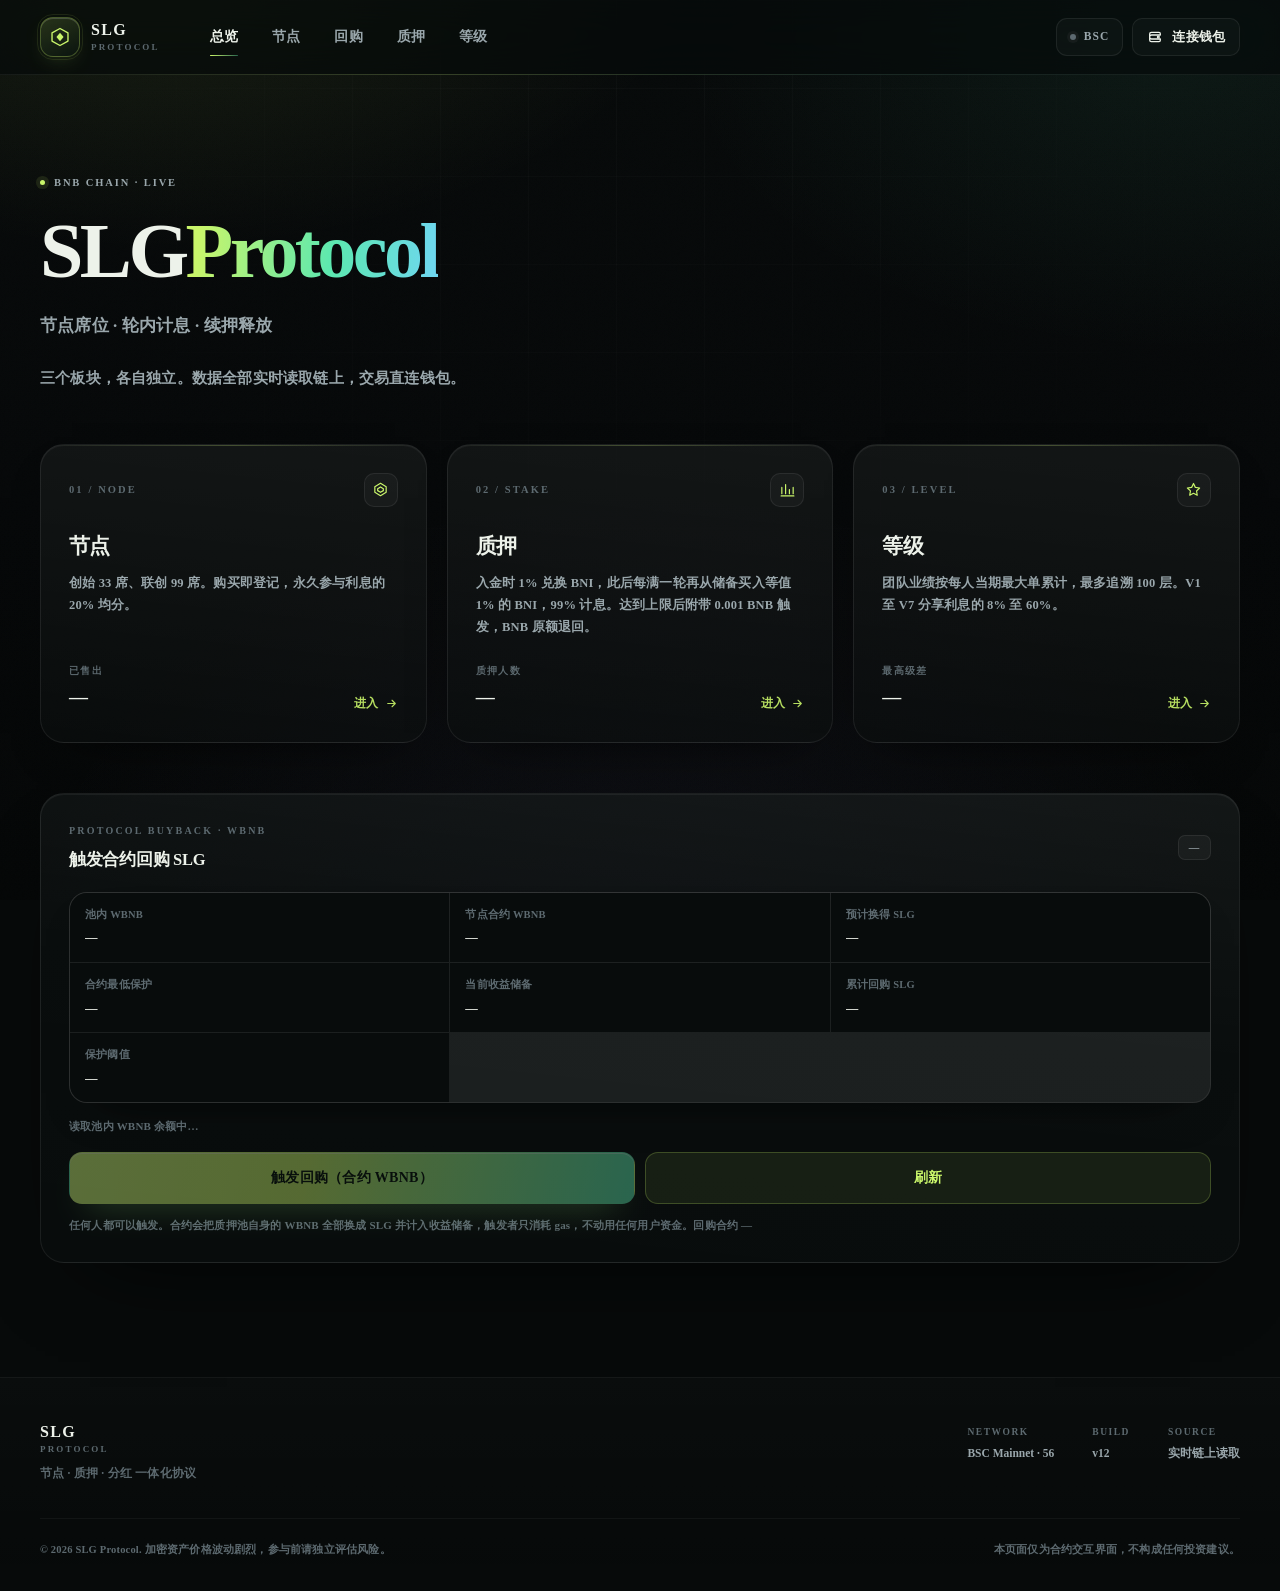
<file: index.html>
﻿<!DOCTYPE html>
<html lang="zh-CN" class="no-js">
<head>
<meta charset="UTF-8" />
<meta name="viewport" content="width=device-width, initial-scale=1.0" />
<meta name="description" content="SLG Protocol · BNB Chain 上的节点与质押协议，实时读取链上状态。" />
<title>SLG Protocol · 总览</title>
<link rel="icon" href="data:image/svg+xml,%3Csvg xmlns='http://www.w3.org/2000/svg' viewBox='0 0 32 32'%3E%3Crect width='32' height='32' rx='8' fill='%23070a0a'/%3E%3Cpath d='M16 5 26 10.7v10.6L16 27 6 21.3V10.7z' fill='none' stroke='%23c9f56a' stroke-width='1.8'/%3E%3Cpath d='M16 12.4 20 16l-4 3.6L12 16z' fill='%23c9f56a'/%3E%3C/svg%3E" />
<meta name="theme-color" content="#070a0a" />
<meta http-equiv="Content-Security-Policy" content="default-src 'self'; script-src 'self'; style-src 'self' 'unsafe-inline'; img-src 'self' data:; font-src 'self'; connect-src https://bsc.mytokenpocket.vip https://rpc-bsc.48.club https://bsc-dataseed.bnbchain.org https://bsc-dataseed1.bnbchain.org https://bsc-dataseed2.bnbchain.org https://bsc-dataseed3.bnbchain.org https://bsc-dataseed4.bnbchain.org https://bsc-dataseed2.defibit.io https://bsc-dataseed3.defibit.io https://bsc-dataseed4.defibit.io https://bsc-dataseed.defibit.io https://bsc-dataseed.ninicoin.io https://bsc-rpc.publicnode.com https://bsc.publicnode.com https://bsc-dataseed-public.bnbchain.org https://bsc.nodereal.io https://bsc-dataseed.nariox.org https://1rpc.io/bnb https://bnb-mainnet.g.alchemy.com https://bsc.api.pocket.network https://bsc.meowrpc.com https://public-bsc.nownodes.io https://bsc-mainnet.public.blastapi.io; base-uri 'none'; form-action 'none'; object-src 'none'" />
<link rel="stylesheet" href="assets/css/style.css" />
</head>
<body data-page="home">

<div class="atmos" aria-hidden="true"></div>
<div class="grain" aria-hidden="true"></div>

<header class="topbar">
  <div class="wrap topbar-inner">
    <a class="brand" href="index.html" aria-label="SLG Protocol">
      <span class="brand-mark">
        <svg viewBox="0 0 24 24" aria-hidden="true">
          <path d="M12 2.7 20.7 7.6v8.8L12 21.3 3.3 16.4V7.6z"/>
          <path class="solid" d="M12 7.4 15.9 12 12 16.6 8.1 12z"/>
        </svg>
      </span>
      <span class="brand-text">SLG<em>PROTOCOL</em></span>
    </a>
    <nav class="nav">
      <a href="index.html" class="is-active">总览</a>
      <a href="nodes.html">节点</a>
      <a href="stake.html#buy">回购</a>
      <a href="stake.html">质押</a>
      <a href="levels.html">等级</a>
    </nav>
    <div class="wallet">
      <span class="chain-pill" id="chainPill" title="当前网络"><i class="dot"></i><span id="chainName">BSC</span></span>
      <button class="btn btn-ghost btn-sm" id="connectBtn" type="button">
        <svg viewBox="0 0 24 24" class="ico" aria-hidden="true"><path d="M4 7.5A2.5 2.5 0 0 1 6.5 5H18a2 2 0 0 1 2 2v2H7a3 3 0 0 0 0 6h13v2a2 2 0 0 1-2 2H6.5A2.5 2.5 0 0 1 4 16.5v-9Z"/><circle cx="17" cy="12" r="1.4"/></svg>
        <span id="connectBtnText">连接钱包</span>
      </button>
    </div>
  </div>
</header>

<main>

  <section class="wrap landing">
    <span class="kicker"><i></i>BNB CHAIN · LIVE</span>
    <h1>SLG<span class="grad">Protocol</span>
      <small>节点席位 · 轮内计息 · 续押释放</small>
    </h1>
    <p class="lede">
      三个板块，各自独立。数据全部实时读取链上，交易直连钱包。
    </p>
  </section>

  <section class="wrap entries">
    <a class="pillar reveal" href="nodes.html">
      <div class="pillar-top">
        <span class="pillar-idx">01 / NODE</span>
        <span class="pillar-icon">
          <svg viewBox="0 0 24 24" aria-hidden="true"><path d="M12 3.2 20 8v8l-8 4.8L4 16V8z"/><path d="M12 8.4 16 11v2.6L12 16l-4-2.4V11z"/></svg>
        </span>
      </div>
      <h3>节点</h3>
      <p>创始 33 席、联创 99 席。购买即登记，永久参与利息的 20% 均分。</p>
      <div class="pillar-foot">
        <div class="pillar-figure">
          <span>已售出</span>
          <b id="pNodeSold">—</b>
        </div>
        <span class="pillar-go">进入
          <svg viewBox="0 0 24 24" aria-hidden="true"><path d="M5 12h13M13 6l6 6-6 6"/></svg>
        </span>
      </div>
    </a>

    <a class="pillar reveal" href="stake.html">
      <div class="pillar-top">
        <span class="pillar-idx">02 / STAKE</span>
        <span class="pillar-icon">
          <svg viewBox="0 0 24 24" aria-hidden="true"><path d="M4 18V9M9.3 18V5M14.7 18v-6M20 18v-9"/><path d="M3 21h18"/></svg>
        </span>
      </div>
      <h3>质押</h3>
      <p>入金时 1% 兑换 BNI，此后每满一轮再从储备买入等值 1% 的 BNI，99% 计息。达到上限后附带 0.001 BNB 触发，BNB 原额退回。</p>
      <div class="pillar-foot">
        <div class="pillar-figure">
          <span>质押人数</span>
          <b id="pStake">—</b>
        </div>
        <span class="pillar-go">进入
          <svg viewBox="0 0 24 24" aria-hidden="true"><path d="M5 12h13M13 6l6 6-6 6"/></svg>
        </span>
      </div>
    </a>

    <a class="pillar reveal" href="levels.html">
      <div class="pillar-top">
        <span class="pillar-idx">03 / LEVEL</span>
        <span class="pillar-icon">
          <svg viewBox="0 0 24 24" aria-hidden="true"><path d="M12 3.5 14.6 9l6 .9-4.3 4.2 1 6-5.3-2.8L6.7 20l1-6L3.4 9.9 9.4 9z"/></svg>
        </span>
      </div>
      <h3>等级</h3>
      <p>团队业绩按每人当期最大单累计，最多追溯 100 层。V1 至 V7 分享利息的 8% 至 60%。</p>
      <div class="pillar-foot">
        <div class="pillar-figure">
          <span>最高级差</span>
          <b id="pLevelRate">—</b>
        </div>
        <span class="pillar-go">进入
          <svg viewBox="0 0 24 24" aria-hidden="true"><path d="M5 12h13M13 6l6 6-6 6"/></svg>
        </span>
      </div>
    </a>
  </section>

  <section class="wrap section tight">
    <article class="card reveal" id="bb">
      <div class="head-actions" style="justify-content:space-between">
        <div>
          <span class="eyebrow">PROTOCOL BUYBACK · WBNB</span>
          <h3 class="card-title">触发合约回购 SLG</h3>
        </div>
        <span class="tag" id="bbStateTag">—</span>
      </div>

      <div class="stat-grid" style="margin-top:18px">
        <div class="acct"><span>池内 WBNB</span><b id="bbPoolWbnb">—</b></div>
        <div class="acct"><span>节点合约 WBNB</span><b id="bbNodeWbnb">—</b></div>
        <div class="acct"><span>预计换得 SLG</span><b id="bbQuoteSlg">—</b></div>
        <div class="acct"><span>合约最低保护</span><b id="bbFloor">—</b></div>
        <div class="acct"><span>当前收益储备</span><b id="bbReserve">—</b></div>
        <div class="acct"><span>累计回购 SLG</span><b id="bbTotal">—</b></div>
        <div class="acct"><span>保护阈值</span><b id="bbTolerance">—</b></div>
      </div>

      <p class="micro-note" id="bbHint" style="margin-top:14px">读取池内 WBNB 余额中…</p>

      <div class="act-pair" style="margin-top:16px">
        <button class="btn btn-primary" id="btnBuyback" type="button" disabled>触发回购（合约 WBNB）</button>
        <button class="btn btn-soft" id="btnBuybackRefresh" type="button">刷新</button>
      </div>

      <p class="micro-note" style="margin-top:12px">
        任何人都可以触发。合约会把质押池自身的 WBNB 全部换成 SLG 并计入收益储备，触发者只消耗 gas，不动用任何用户资金。回购合约
        <b id="bbPoolAddr" class="mono">—</b>
      </p>
    </article>
  </section>

</main>

<footer class="footer">
  <div class="wrap footer-inner">
    <div class="footer-brand">
      <span class="brand-text">SLG<em>PROTOCOL</em></span>
      <p>节点 · 质押 · 分红 一体化协议</p>
    </div>
    <div class="footer-meta">
      <span>Network <b>BSC Mainnet · 56</b></span>
      <span>Build <b id="footerVersion">v4.0</b></span>
      <span>Source <b>实时链上读取</b></span>
    </div>
  </div>
  <div class="wrap footer-bottom">
    <span>© 2026 SLG Protocol. 加密资产价格波动剧烈，参与前请独立评估风险。</span>
    <span>本页面仅为合约交互界面，不构成任何投资建议。</span>
  </div>
</footer>

<div class="toasts" id="toasts" aria-live="polite" aria-atomic="true"></div>

<script src="assets/js/ethers.umd.min.js"></script>
<script src="assets/js/config.js?v=21"></script>
<script src="assets/js/app.js?v=33"></script>
</body>
</html>
</file>
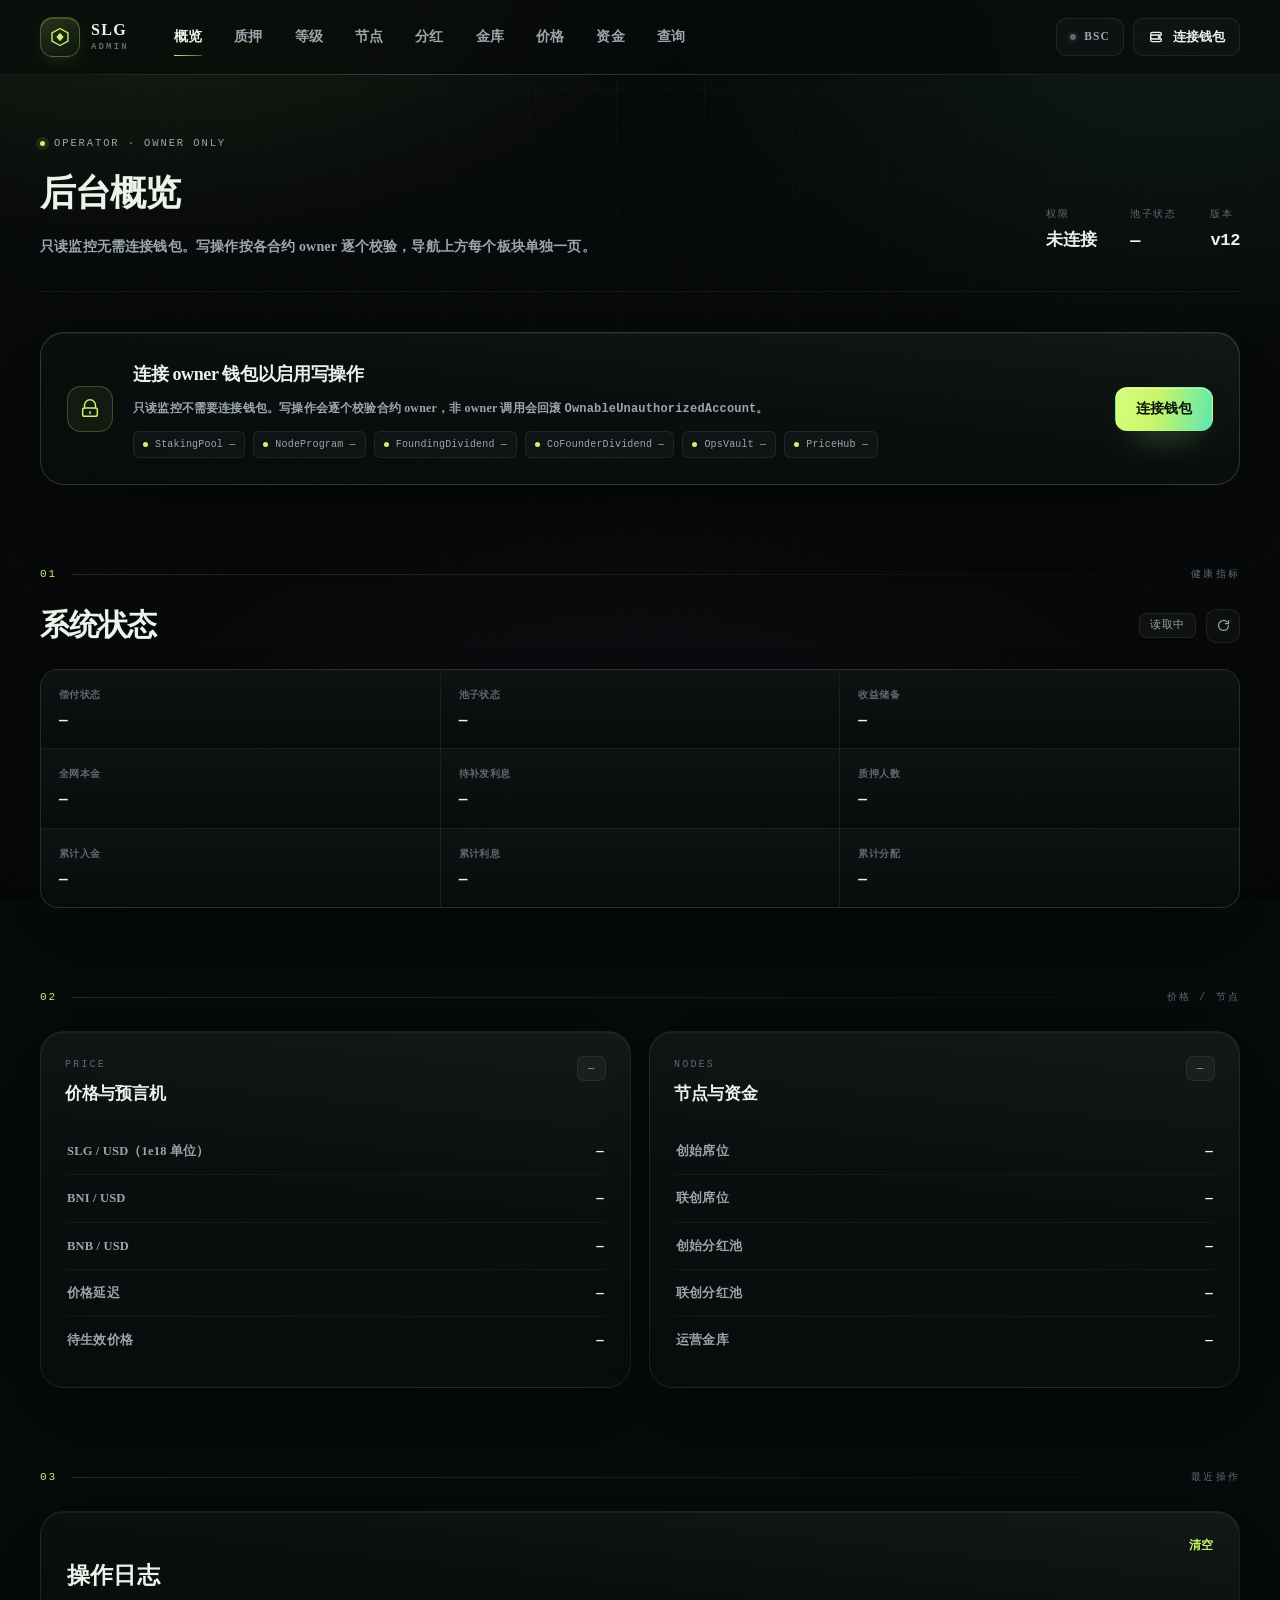
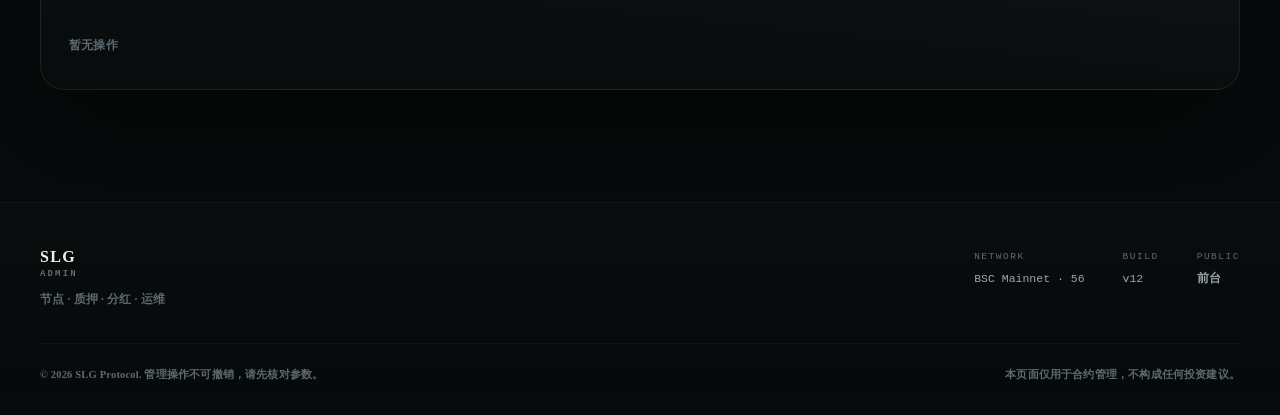
<file: admin/index.html>
﻿<!DOCTYPE html>
<html lang="zh-CN" class="no-js">
<head>
<meta charset="UTF-8" />
<meta name="viewport" content="width=device-width, initial-scale=1.0, viewport-fit=cover" />
<meta name="description" content="SLG Protocol 管理后台 · 概览" />
<title>SLG Protocol · 后台概览</title>
<link rel="icon" href="data:image/svg+xml,%3Csvg xmlns='http://www.w3.org/2000/svg' viewBox='0 0 32 32'%3E%3Crect width='32' height='32' rx='8' fill='%23070a0a'/%3E%3Cpath d='M16 5 26 10.7v10.6L16 27 6 21.3V10.7z' fill='none' stroke='%23c9f56a' stroke-width='1.8'/%3E%3Cpath d='M16 12.4 20 16l-4 3.6L12 16z' fill='%23c9f56a'/%3E%3C/svg%3E" />
<meta name="theme-color" content="#070a0a" />
<meta http-equiv="Content-Security-Policy" content="default-src 'self'; script-src 'self'; style-src 'self' 'unsafe-inline'; img-src 'self' data:; font-src 'self'; connect-src https://bsc.mytokenpocket.vip https://rpc-bsc.48.club https://bsc-dataseed.bnbchain.org https://bsc-dataseed1.bnbchain.org https://bsc-dataseed2.bnbchain.org https://bsc-dataseed3.bnbchain.org https://bsc-dataseed4.bnbchain.org https://bsc-dataseed2.defibit.io https://bsc-dataseed3.defibit.io https://bsc-dataseed4.defibit.io https://bsc-dataseed.defibit.io https://bsc-dataseed.ninicoin.io https://bsc-rpc.publicnode.com https://bsc.publicnode.com https://bsc-dataseed-public.bnbchain.org https://bsc.nodereal.io https://bsc-dataseed.nariox.org https://1rpc.io/bnb https://bnb-mainnet.g.alchemy.com https://bsc.api.pocket.network https://bsc.meowrpc.com https://public-bsc.nownodes.io https://bsc-mainnet.public.blastapi.io; base-uri 'none'; form-action 'none'; object-src 'none'" />
<link rel="stylesheet" href="admin.css" />
<meta name="robots" content="noindex,nofollow" />
</head>
<body data-page="index">

<div class="atmos" aria-hidden="true"></div>
<div class="grain" aria-hidden="true"></div>

<header class="topbar">
  <div class="wrap topbar-inner">
    <a class="brand" href="index.html" aria-label="SLG Protocol">
      <span class="brand-mark">
        <svg viewBox="0 0 24 24" aria-hidden="true"><path d="M12 2.7 20.7 7.6v8.8L12 21.3 3.3 16.4V7.6z"/><path class="solid" d="M12 7.4 15.9 12 12 16.6 8.1 12z"/></svg>
      </span>
      <span class="brand-text">SLG<em>ADMIN</em></span>
    </a>
    <nav class="nav">
      <a href="index.html" class="is-active">概览</a>
      <a href="params.html">质押</a>
      <a href="levels.html">等级</a>
      <a href="nodes.html">节点</a>
      <a href="dividends.html">分红</a>
      <a href="vault.html">金库</a>
      <a href="oracle.html">价格</a>
      <a href="funds.html">资金</a>
      <a href="lookup.html">查询</a>
    </nav>
    <div class="wallet">
      <span class="chain-pill" id="chainPill" title="当前网络"><i class="dot"></i><span id="chainName">BSC</span></span>
      <button class="btn btn-ghost btn-sm" id="connectBtn" type="button">
        <svg viewBox="0 0 24 24" class="ico" aria-hidden="true"><path d="M4 7.5A2.5 2.5 0 0 1 6.5 5H18a2 2 0 0 1 2 2v2H7a3 3 0 0 0 0 6h13v2a2 2 0 0 1-2 2H6.5A2.5 2.5 0 0 1 4 16.5v-9Z"/><circle cx="17" cy="12" r="1.4"/></svg>
        <span id="connectBtnText">连接钱包</span>
      </button>
    </div>
  </div>
</header>

<main>

  <section class="wrap page-head">
    <div class="page-head-copy">
      <span class="kicker"><i></i>OPERATOR · OWNER ONLY</span>
      <h1>后台概览</h1>
      <p>只读监控无需连接钱包。写操作按各合约 owner 逐个校验，导航上方每个板块单独一页。</p>
    </div>
    <div class="page-head-side">
      <div class="head-metric"><span>权限</span><b id="hpRole">未连接</b></div>
      <div class="head-metric"><span>池子状态</span><b id="hpPoolState">—</b></div>
      <div class="head-metric"><span>版本</span><b id="hpVersion">—</b></div>
    </div>
  </section>

  <section class="wrap section tight" id="gateCard" hidden></section>

  <section class="wrap section tight" id="monitor">
    <div class="section-rule">
      <span class="idx">01</span>
      <span class="line"></span>
      <span class="eyebrow">健康指标</span>
    </div>
    <div class="section-head">
      <div><h2>系统状态</h2></div>
      <div class="head-actions">
        <span class="tag" id="monitorState">读取中</span>
        <button class="icon-btn" id="btnRefresh" type="button" title="刷新" aria-label="刷新">
          <svg viewBox="0 0 24 24" class="ico" aria-hidden="true"><path d="M20 12a8 8 0 1 1-2.3-5.7M20 4v5h-5"/></svg>
        </button>
      </div>
    </div>

    <div class="stat-grid">
      <div class="stat-tile"><span>偿付状态</span><b id="mSolvent">—</b></div>
      <div class="stat-tile"><span>池子状态</span><b id="mPaused">—</b></div>
      <div class="stat-tile"><span>收益储备</span><b id="mReserve">—</b></div>
      <div class="stat-tile"><span>全网本金</span><b id="mPrincipal">—</b></div>
      <div class="stat-tile"><span>待补发利息</span><b id="mUnpaid">—</b></div>
      <div class="stat-tile"><span>质押人数</span><b id="mStakers">—</b></div>
      <div class="stat-tile"><span>累计入金</span><b id="mDeposit">—</b></div>
      <div class="stat-tile"><span>累计利息</span><b id="mReward">—</b></div>
      <div class="stat-tile"><span>累计分配</span><b id="mDist">—</b></div>
    </div>
  </section>

  <section class="wrap section tight">
    <div class="section-rule">
      <span class="idx">02</span>
      <span class="line"></span>
      <span class="eyebrow">价格 / 节点</span>
    </div>

    <div class="admin-cols">
      <div class="card card-flat">
        <div class="panel-head">
          <div><span class="eyebrow">PRICE</span><h3 class="card-title">价格与预言机</h3></div>
          <span class="tag" id="mPriceMode">—</span>
        </div>
        <div class="data-list">
          <div class="data-row"><span>SLG / USD（1e18 单位）</span><b id="mSlg">—</b></div>
          <div class="data-row"><span>BNI / USD</span><b id="mBni">—</b></div>
          <div class="data-row"><span>BNB / USD</span><b id="mBnb">—</b></div>
          <div class="data-row"><span>价格延迟</span><b id="mDelay">—</b></div>
          <div class="data-row"><span>待生效价格</span><b id="mPending">—</b></div>
        </div>
      </div>

      <div class="card card-flat">
        <div class="panel-head">
          <div><span class="eyebrow">NODES</span><h3 class="card-title">节点与资金</h3></div>
          <span class="tag" id="mNodeState">—</span>
        </div>
        <div class="data-list">
          <div class="data-row"><span>创始席位</span><b id="mFoundingSold">—</b></div>
          <div class="data-row"><span>联创席位</span><b id="mCoSold">—</b></div>
          <div class="data-row"><span>创始分红池</span><b id="mFdBalance">—</b></div>
          <div class="data-row"><span>联创分红池</span><b id="mCdBalance">—</b></div>
          <div class="data-row"><span>运营金库</span><b id="mVault">—</b></div>
        </div>
      </div>
    </div>
  </section><section class="wrap section tight">
    <div class="section-rule">
      <span class="idx">03</span>
      <span class="line"></span>
      <span class="eyebrow">最近操作</span>
    </div>
    <div class="card">
      <div class="panel-head">
        <div><h2>操作日志</h2></div>
        <button class="link-btn" id="btnClearLog" type="button">清空</button>
      </div>
      <div class="txlog" id="txLog">
        <div class="txlog-empty">暂无操作</div>
      </div>
    </div>
  </section>

</main>

<footer class="footer">
  <div class="wrap footer-inner">
    <div class="footer-brand">
      <span class="brand-text">SLG<em>ADMIN</em></span>
      <p>节点 · 质押 · 分红 · 运维</p>
    </div>
    <div class="footer-meta">
      <span>Network <b>BSC Mainnet · 56</b></span>
      <span>Build <b id="footerVersion">—</b></span>
      <span>Public <b><a href="../index.html">前台</a></b></span>
    </div>
  </div>
  <div class="wrap footer-bottom">
    <span>© 2026 SLG Protocol. 管理操作不可撤销，请先核对参数。</span>
    <span>本页面仅用于合约管理，不构成任何投资建议。</span>
  </div>
</footer>

<div class="toasts" id="toasts" aria-live="polite" aria-atomic="true"></div>

<script src="ethers.umd.min.js"></script>
<script src="config.js?v=21"></script>
<script src="admin.js?v=21"></script>
</body>
</html>
</file>
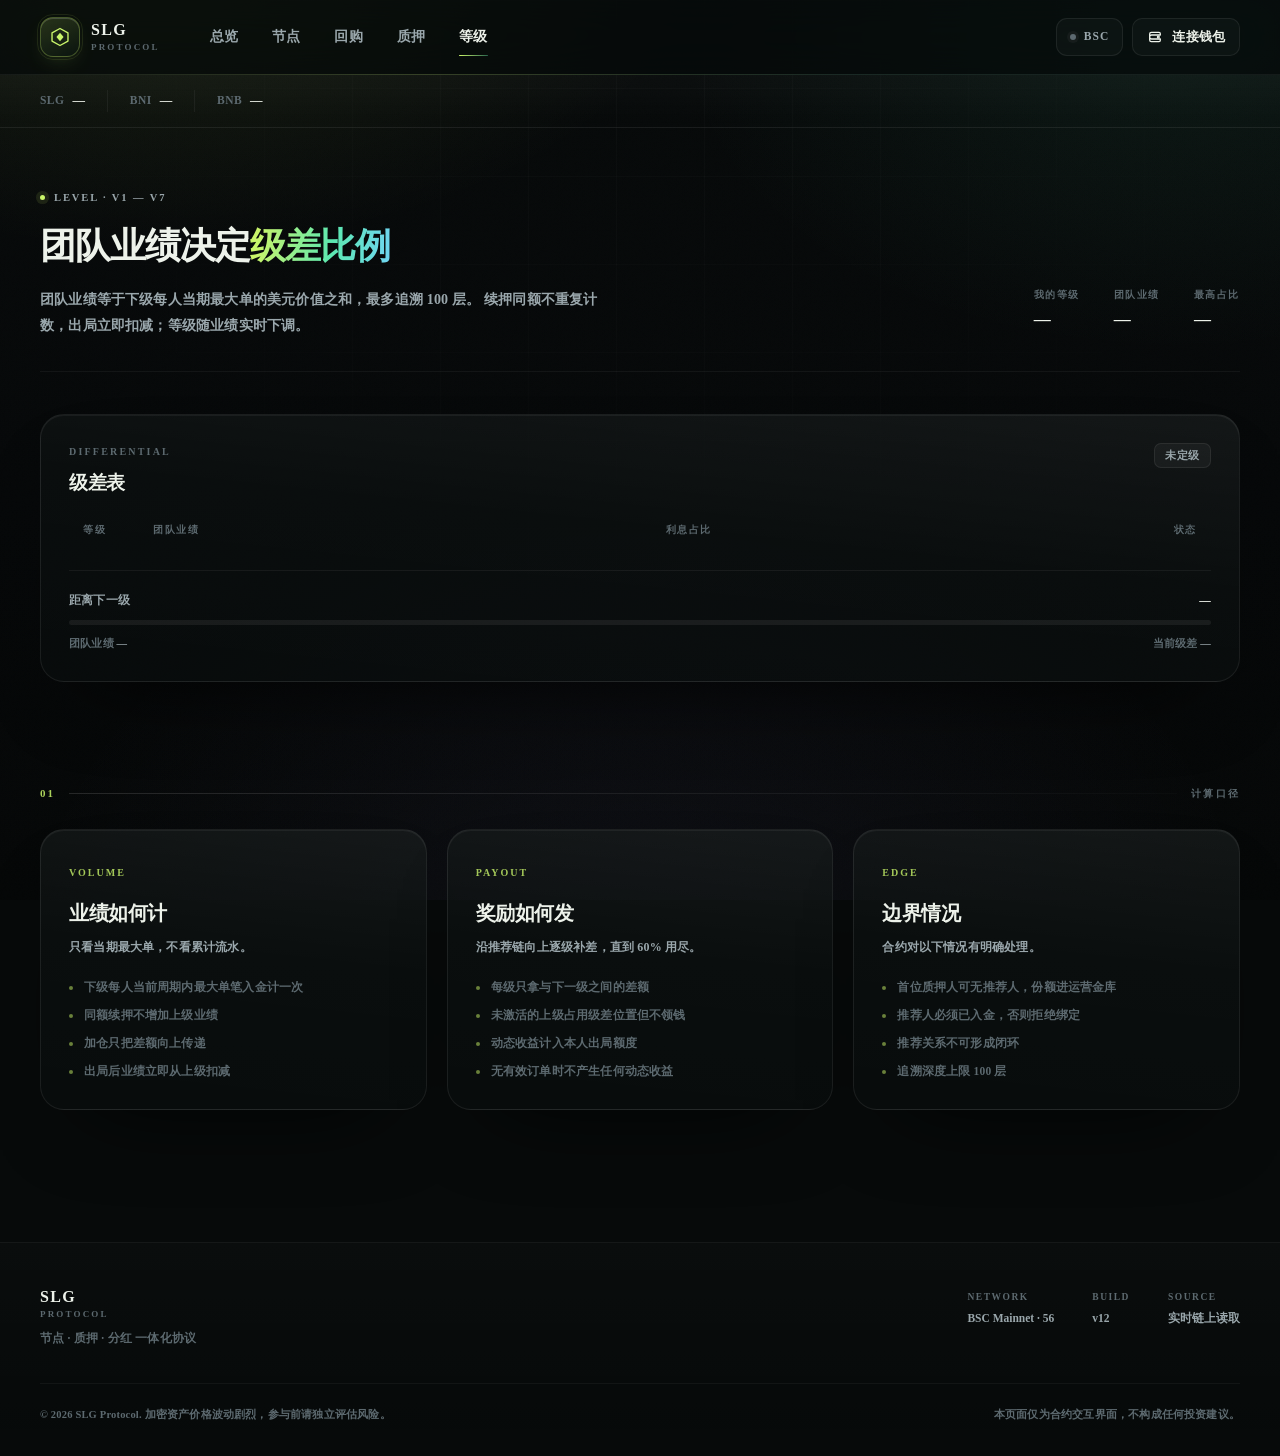
<file: levels.html>
﻿<!DOCTYPE html>
<html lang="zh-CN" class="no-js">
<head>
<meta charset="UTF-8" />
<meta name="viewport" content="width=device-width, initial-scale=1.0" />
<meta name="description" content="SLG Protocol 等级板块：V1 至 V7 级差，按团队当期最大单累计业绩。" />
<title>SLG Protocol · 等级</title>
<link rel="icon" href="data:image/svg+xml,%3Csvg xmlns='http://www.w3.org/2000/svg' viewBox='0 0 32 32'%3E%3Crect width='32' height='32' rx='8' fill='%23070a0a'/%3E%3Cpath d='M16 5 26 10.7v10.6L16 27 6 21.3V10.7z' fill='none' stroke='%23c9f56a' stroke-width='1.8'/%3E%3Cpath d='M16 12.4 20 16l-4 3.6L12 16z' fill='%23c9f56a'/%3E%3C/svg%3E" />
<meta name="theme-color" content="#070a0a" />
<link rel="stylesheet" href="assets/css/style.css" />
<meta http-equiv="Content-Security-Policy" content="default-src 'self'; script-src 'self'; style-src 'self' 'unsafe-inline'; img-src 'self' data:; font-src 'self'; connect-src https://bsc.mytokenpocket.vip https://rpc-bsc.48.club https://bsc-dataseed.bnbchain.org https://bsc-dataseed1.bnbchain.org https://bsc-dataseed2.bnbchain.org https://bsc-dataseed3.bnbchain.org https://bsc-dataseed4.bnbchain.org https://bsc-dataseed2.defibit.io https://bsc-dataseed3.defibit.io https://bsc-dataseed4.defibit.io https://bsc-dataseed.defibit.io https://bsc-dataseed.ninicoin.io https://bsc-rpc.publicnode.com https://bsc.publicnode.com https://bsc-dataseed-public.bnbchain.org https://bsc.nodereal.io https://bsc-dataseed.nariox.org https://1rpc.io/bnb https://bnb-mainnet.g.alchemy.com https://bsc.api.pocket.network https://bsc.meowrpc.com https://public-bsc.nownodes.io https://bsc-mainnet.public.blastapi.io; base-uri 'none'; form-action 'none'; object-src 'none'" />
</head>
<body data-page="levels">

<div class="atmos" aria-hidden="true"></div>
<div class="grain" aria-hidden="true"></div>

<header class="topbar">
  <div class="wrap topbar-inner">
    <a class="brand" href="index.html" aria-label="SLG Protocol">
      <span class="brand-mark">
        <svg viewBox="0 0 24 24" aria-hidden="true">
          <path d="M12 2.7 20.7 7.6v8.8L12 21.3 3.3 16.4V7.6z"/>
          <path class="solid" d="M12 7.4 15.9 12 12 16.6 8.1 12z"/>
        </svg>
      </span>
      <span class="brand-text">SLG<em>PROTOCOL</em></span>
    </a>
    <nav class="nav">
      <a href="index.html">总览</a>
      <a href="nodes.html">节点</a>
      <a href="stake.html#buy">回购</a>
      <a href="stake.html">质押</a>
      <a href="levels.html" class="is-active">等级</a>
    </nav>
    <div class="wallet">
      <span class="chain-pill" id="chainPill" title="当前网络"><i class="dot"></i><span id="chainName">BSC</span></span>
      <button class="btn btn-ghost btn-sm" id="connectBtn" type="button">
        <svg viewBox="0 0 24 24" class="ico" aria-hidden="true"><path d="M4 7.5A2.5 2.5 0 0 1 6.5 5H18a2 2 0 0 1 2 2v2H7a3 3 0 0 0 0 6h13v2a2 2 0 0 1-2 2H6.5A2.5 2.5 0 0 1 4 16.5v-9Z"/><circle cx="17" cy="12" r="1.4"/></svg>
        <span id="connectBtnText">连接钱包</span>
      </button>
    </div>
  </div>
</header>

<div class="ticker">
  <div class="wrap ticker-inner">
    <span class="tick">SLG <b id="tSlgPrice">—</b></span>
    <span class="tick">BNI <b id="tBniPrice">—</b></span>
    <span class="tick">BNB <b id="tBnbPrice">—</b></span>
  </div>
</div>

<main>

  <section class="wrap page-head">
    <div class="page-head-copy">
      <span class="kicker"><i></i>LEVEL · V1 — V7</span>
      <h1>团队业绩决定<span class="grad">级差比例</span></h1>
      <p>
        团队业绩等于下级每人当期最大单的美元价值之和，最多追溯 100 层。
        续押同额不重复计数，出局立即扣减；等级随业绩实时下调。
      </p>
    </div>
    <div class="page-head-side">
      <div class="head-metric"><span>我的等级</span><b id="hpLevel">—</b></div>
      <div class="head-metric"><span>团队业绩</span><b id="hpTeam">—</b></div>
      <div class="head-metric"><span>最高占比</span><b id="hpMax">—</b></div>
    </div>
  </section>

  <section class="wrap section tight">
    <div class="card reveal">
      <div class="panel-head">
        <div>
          <span class="eyebrow">DIFFERENTIAL</span>
          <h2>级差表</h2>
        </div>
        <span class="tag" id="myLevelTag">未定级</span>
      </div>

      <div class="level-table" id="levelTable" role="table" aria-label="等级表">
        <div class="level-row level-head" role="row">
          <span role="columnheader">等级</span>
          <span role="columnheader">团队业绩</span>
          <span role="columnheader">利息占比</span>
          <span role="columnheader">状态</span>
        </div>
      </div>

      <div class="cap-block">
        <div class="cap-head">
          <span>距离下一级</span>
          <b id="lvNextText">—</b>
        </div>
        <div class="bar"><span id="lvNextBar"></span></div>
        <div class="cap-foot">
          <span>团队业绩 <b id="lvTeam">—</b></span>
          <span>当前级差 <b id="lvRate">—</b></span>
        </div>
      </div>
    </div>
  </section>


  <section class="wrap section">
    <div class="section-rule reveal">
      <span class="idx">01</span>
      <span class="line"></span>
      <span class="eyebrow">计算口径</span>
    </div>

    <div class="flow-grid">
      <article class="card flow-card reveal">
        <span class="flow-index">VOLUME</span>
        <h3>业绩如何计</h3>
        <p class="flow-lead">只看当期最大单，不看累计流水。</p>
        <ul class="rule-list">
          <li>下级每人当前周期内最大单笔入金计一次</li>
          <li>同额续押不增加上级业绩</li>
          <li>加仓只把差额向上传递</li>
          <li>出局后业绩立即从上级扣减</li>
        </ul>
      </article>

      <article class="card flow-card reveal">
        <span class="flow-index">PAYOUT</span>
        <h3>奖励如何发</h3>
        <p class="flow-lead">沿推荐链向上逐级补差，直到 60% 用尽。</p>
        <ul class="rule-list">
          <li>每级只拿与下一级之间的差额</li>
          <li>未激活的上级占用级差位置但不领钱</li>
          <li>动态收益计入本人出局额度</li>
          <li>无有效订单时不产生任何动态收益</li>
        </ul>
      </article>

      <article class="card flow-card reveal">
        <span class="flow-index">EDGE</span>
        <h3>边界情况</h3>
        <p class="flow-lead">合约对以下情况有明确处理。</p>
        <ul class="rule-list">
          <li>首位质押人可无推荐人，份额进运营金库</li>
          <li>推荐人必须已入金，否则拒绝绑定</li>
          <li>推荐关系不可形成闭环</li>
          <li>追溯深度上限 100 层</li>
        </ul>
      </article>
    </div>
  </section>

</main>

<footer class="footer">
  <div class="wrap footer-inner">
    <div class="footer-brand">
      <span class="brand-text">SLG<em>PROTOCOL</em></span>
      <p>节点 · 质押 · 分红 一体化协议</p>
    </div>
    <div class="footer-meta">
      <span>Network <b>BSC Mainnet · 56</b></span>
      <span>Build <b id="footerVersion">v4.0</b></span>
      <span>Source <b>实时链上读取</b></span>
    </div>
  </div>
  <div class="wrap footer-bottom">
    <span>© 2026 SLG Protocol. 加密资产价格波动剧烈，参与前请独立评估风险。</span>
    <span>本页面仅为合约交互界面，不构成任何投资建议。</span>
  </div>
</footer>

<div class="toasts" id="toasts" aria-live="polite" aria-atomic="true"></div>

<script src="assets/js/ethers.umd.min.js"></script>
<script src="assets/js/config.js?v=21"></script>
<script src="assets/js/app.js?v=33"></script>
</body>
</html>
</file>
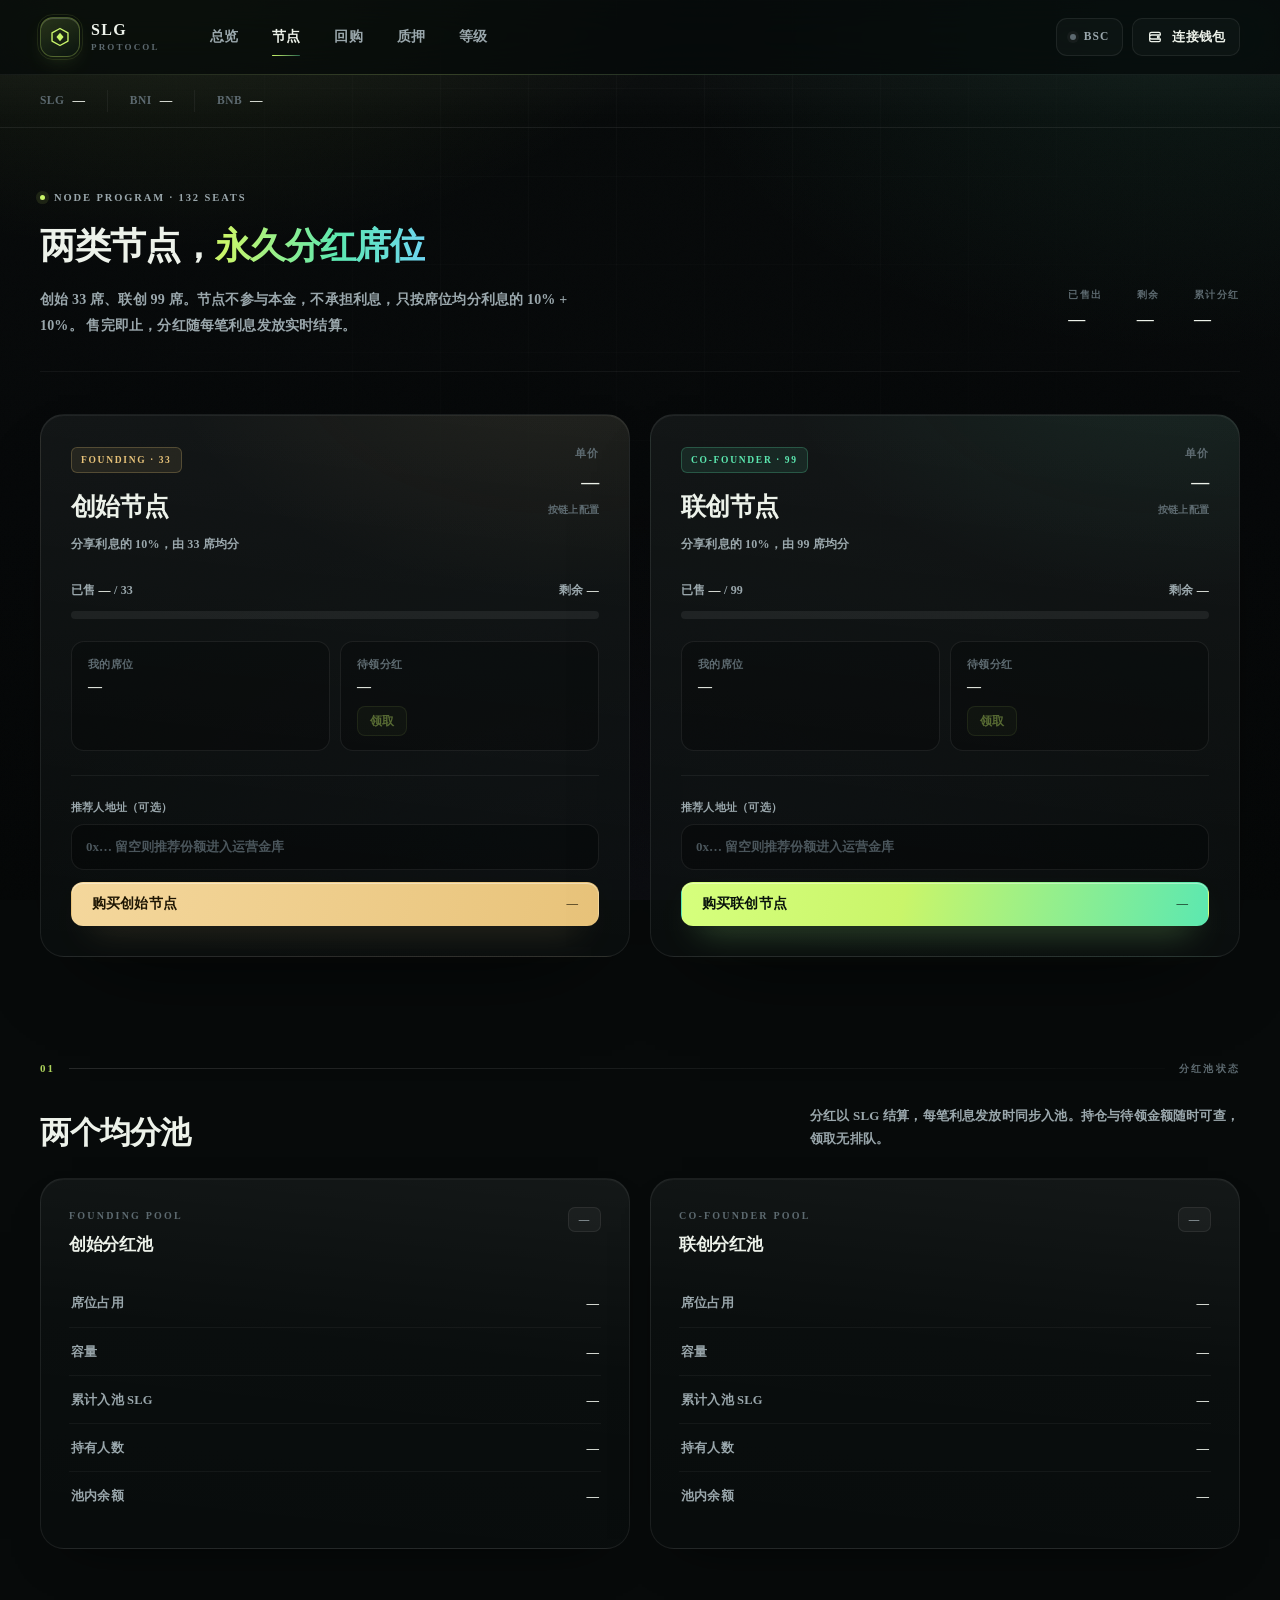
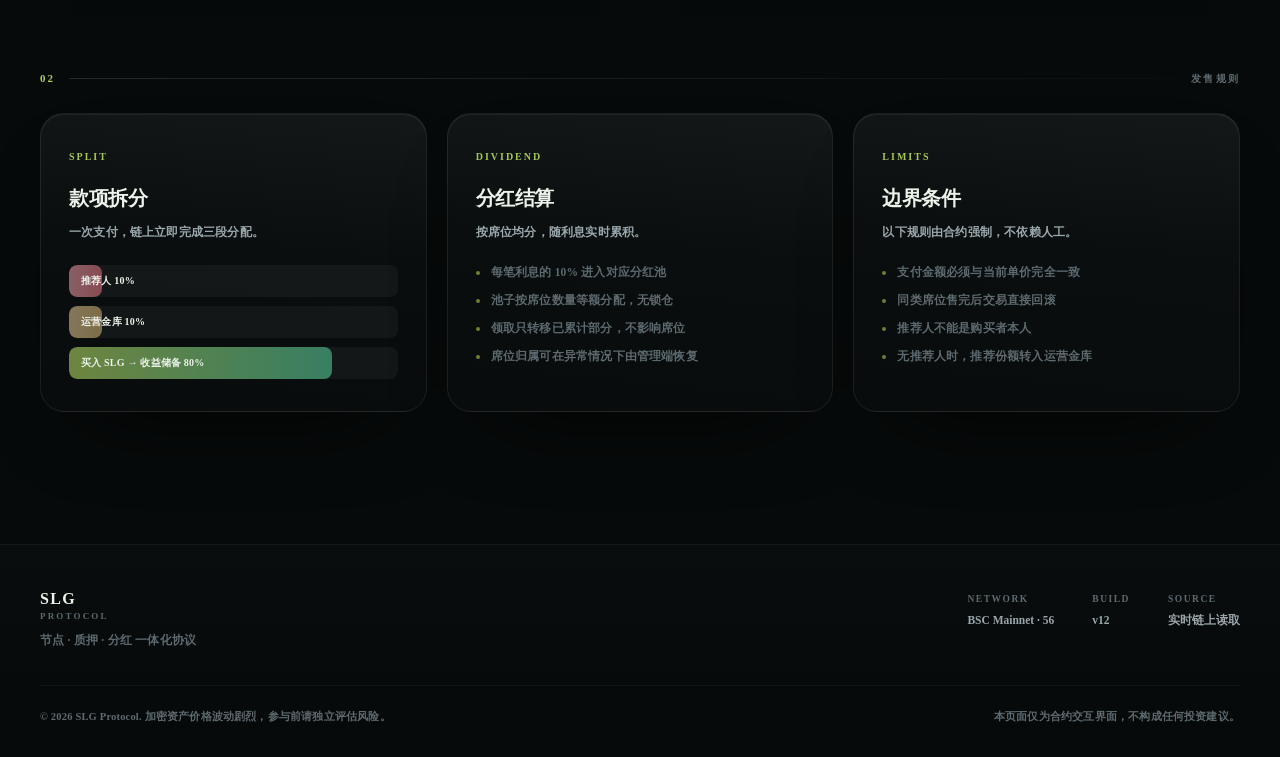
<file: nodes.html>
﻿<!DOCTYPE html>
<html lang="zh-CN" class="no-js">
<head>
<meta charset="UTF-8" />
<meta name="viewport" content="width=device-width, initial-scale=1.0" />
<meta name="description" content="SLG Protocol 节点板块：创始 33 席、联创 99 席，永久参与利息的 20% 均分。" />
<title>SLG Protocol · 节点</title>
<link rel="icon" href="data:image/svg+xml,%3Csvg xmlns='http://www.w3.org/2000/svg' viewBox='0 0 32 32'%3E%3Crect width='32' height='32' rx='8' fill='%23070a0a'/%3E%3Cpath d='M16 5 26 10.7v10.6L16 27 6 21.3V10.7z' fill='none' stroke='%23c9f56a' stroke-width='1.8'/%3E%3Cpath d='M16 12.4 20 16l-4 3.6L12 16z' fill='%23c9f56a'/%3E%3C/svg%3E" />
<meta name="theme-color" content="#070a0a" />
<link rel="stylesheet" href="assets/css/style.css" />
<meta http-equiv="Content-Security-Policy" content="default-src 'self'; script-src 'self'; style-src 'self' 'unsafe-inline'; img-src 'self' data:; font-src 'self'; connect-src https://bsc.mytokenpocket.vip https://rpc-bsc.48.club https://bsc-dataseed.bnbchain.org https://bsc-dataseed1.bnbchain.org https://bsc-dataseed2.bnbchain.org https://bsc-dataseed3.bnbchain.org https://bsc-dataseed4.bnbchain.org https://bsc-dataseed2.defibit.io https://bsc-dataseed3.defibit.io https://bsc-dataseed4.defibit.io https://bsc-dataseed.defibit.io https://bsc-dataseed.ninicoin.io https://bsc-rpc.publicnode.com https://bsc.publicnode.com https://bsc-dataseed-public.bnbchain.org https://bsc.nodereal.io https://bsc-dataseed.nariox.org https://1rpc.io/bnb https://bnb-mainnet.g.alchemy.com https://bsc.api.pocket.network https://bsc.meowrpc.com https://public-bsc.nownodes.io https://bsc-mainnet.public.blastapi.io; base-uri 'none'; form-action 'none'; object-src 'none'" />
</head>
<body data-page="nodes">

<div class="atmos" aria-hidden="true"></div>
<div class="grain" aria-hidden="true"></div>

<header class="topbar">
  <div class="wrap topbar-inner">
    <a class="brand" href="index.html" aria-label="SLG Protocol">
      <span class="brand-mark">
        <svg viewBox="0 0 24 24" aria-hidden="true">
          <path d="M12 2.7 20.7 7.6v8.8L12 21.3 3.3 16.4V7.6z"/>
          <path class="solid" d="M12 7.4 15.9 12 12 16.6 8.1 12z"/>
        </svg>
      </span>
      <span class="brand-text">SLG<em>PROTOCOL</em></span>
    </a>
    <nav class="nav">
      <a href="index.html">总览</a>
      <a href="nodes.html" class="is-active">节点</a>
      <a href="stake.html#buy">回购</a>
      <a href="stake.html">质押</a>
      <a href="levels.html">等级</a>
    </nav>
    <div class="wallet">
      <span class="chain-pill" id="chainPill" title="当前网络"><i class="dot"></i><span id="chainName">BSC</span></span>
      <button class="btn btn-ghost btn-sm" id="connectBtn" type="button">
        <svg viewBox="0 0 24 24" class="ico" aria-hidden="true"><path d="M4 7.5A2.5 2.5 0 0 1 6.5 5H18a2 2 0 0 1 2 2v2H7a3 3 0 0 0 0 6h13v2a2 2 0 0 1-2 2H6.5A2.5 2.5 0 0 1 4 16.5v-9Z"/><circle cx="17" cy="12" r="1.4"/></svg>
        <span id="connectBtnText">连接钱包</span>
      </button>
    </div>
  </div>
</header>

<div class="ticker">
  <div class="wrap ticker-inner">
    <span class="tick">SLG <b id="tSlgPrice">—</b></span>
    <span class="tick">BNI <b id="tBniPrice">—</b></span>
    <span class="tick">BNB <b id="tBnbPrice">—</b></span>
  </div>
</div>

<main>

  <section class="wrap page-head">
    <div class="page-head-copy">
      <span class="kicker"><i></i>NODE PROGRAM · 132 SEATS</span>
      <h1>两类节点，<span class="grad">永久分红席位</span></h1>
      <p>
        创始 33 席、联创 99 席。节点不参与本金，不承担利息，只按席位均分利息的 10% + 10%。
        售完即止，分红随每笔利息发放实时结算。
      </p>
    </div>
    <div class="page-head-side">
      <div class="head-metric"><span>已售出</span><b id="hpSold">—</b></div>
      <div class="head-metric"><span>剩余</span><b id="hpLeft">—</b></div>
      <div class="head-metric"><span>累计分红</span><b id="hpDist">—</b></div>
    </div>
  </section>

  <section class="wrap section tight">
    <div class="node-grid">

      <article class="card node-card reveal">
        <div class="node-top">
          <div class="node-title">
            <span class="node-badge gold">FOUNDING · 33</span>
            <h3>创始节点</h3>
            <p>分享利息的 10%，由 33 席均分</p>
          </div>
          <div class="node-price">
            <span>单价</span>
            <b id="foundingPrice">—</b>
            <small id="foundingPriceRule">按链上配置</small>
          </div>
        </div>

        <div class="progress-block">
          <div class="progress-head">
            <span>已售 <b id="foundingSold">—</b> / 33</span>
            <span>剩余 <b id="foundingLeft">—</b></span>
          </div>
          <div class="bar bar-lg"><span id="foundingBar"></span></div>
        </div>

        <div class="node-holdings">
          <div class="holding">
            <span>我的席位</span>
            <b id="myFounding">—</b>
          </div>
          <div class="holding">
            <span>待领分红</span>
            <b id="foundingPending">—</b>
            <button class="btn btn-mini btn-soft" id="btnClaimFounding" type="button" disabled>领取</button>
          </div>
        </div>

        <div class="buy-form">
          <label class="field">
            <span>推荐人地址（可选）</span>
            <input id="referrerFounding" type="text" placeholder="0x… 留空则推荐份额进入运营金库" autocomplete="off" spellcheck="false" />
          </label>
          <button class="btn btn-gold btn-block" id="btnBuyFounding" type="button" style="margin-top:12px">
            <span class="btn-label">购买创始节点</span>
            <span class="btn-amount" id="foundingPay">—</span>
          </button>
        </div>
      </article>

      <article class="card node-card mint reveal">
        <div class="node-top">
          <div class="node-title">
            <span class="node-badge mint">CO-FOUNDER · 99</span>
            <h3>联创节点</h3>
            <p>分享利息的 10%，由 99 席均分</p>
          </div>
          <div class="node-price">
            <span>单价</span>
            <b id="coFounderPrice">—</b>
            <small id="coFounderPriceRule">按链上配置</small>
          </div>
        </div>

        <div class="progress-block">
          <div class="progress-head">
            <span>已售 <b id="coFounderSold">—</b> / 99</span>
            <span>剩余 <b id="coFounderLeft">—</b></span>
          </div>
          <div class="bar bar-lg"><span id="coFounderBar"></span></div>
        </div>

        <div class="node-holdings">
          <div class="holding">
            <span>我的席位</span>
            <b id="myCoFounder">—</b>
          </div>
          <div class="holding">
            <span>待领分红</span>
            <b id="coFounderPending">—</b>
            <button class="btn btn-mini btn-soft" id="btnClaimCoFounder" type="button" disabled>领取</button>
          </div>
        </div>

        <div class="buy-form">
          <label class="field">
            <span>推荐人地址（可选）</span>
            <input id="referrerCoFounder" type="text" placeholder="0x… 留空则推荐份额进入运营金库" autocomplete="off" spellcheck="false" />
          </label>
          <button class="btn btn-primary btn-block" id="btnBuyCoFounder" type="button" style="margin-top:12px">
            <span class="btn-label">购买联创节点</span>
            <span class="btn-amount" id="coFounderPay">—</span>
          </button>
        </div>
      </article>
    </div>
  </section>

  <section class="wrap section">
    <div class="section-rule reveal">
      <span class="idx">01</span>
      <span class="line"></span>
      <span class="eyebrow">分红池状态</span>
    </div>

    <div class="section-head reveal">
      <div><h2>两个均分池</h2></div>
      <p>分红以 SLG 结算，每笔利息发放时同步入池。持仓与待领金额随时可查，领取无排队。</p>
    </div>

    <div class="node-grid">
      <article class="card card-flat reveal">
        <div class="panel-head">
          <div>
            <span class="eyebrow">FOUNDING POOL</span>
            <h3 class="card-title">创始分红池</h3>
          </div>
          <span class="tag" id="fdState">—</span>
        </div>
        <div class="data-list">
          <div class="data-row"><span>席位占用</span><b id="fdNodes">—</b></div>
          <div class="data-row"><span>容量</span><b id="fdCap">—</b></div>
          <div class="data-row"><span>累计入池 SLG</span><b id="fdDist">—</b></div>
          <div class="data-row"><span>持有人数</span><b id="fdHolders">—</b></div>
          <div class="data-row"><span>池内余额</span><b id="fdBalance">—</b></div>
        </div>
      </article>

      <article class="card card-flat reveal">
        <div class="panel-head">
          <div>
            <span class="eyebrow">CO-FOUNDER POOL</span>
            <h3 class="card-title">联创分红池</h3>
          </div>
          <span class="tag" id="cdState">—</span>
        </div>
        <div class="data-list">
          <div class="data-row"><span>席位占用</span><b id="cdNodes">—</b></div>
          <div class="data-row"><span>容量</span><b id="cdCap">—</b></div>
          <div class="data-row"><span>累计入池 SLG</span><b id="cdDist">—</b></div>
          <div class="data-row"><span>持有人数</span><b id="cdHolders">—</b></div>
          <div class="data-row"><span>池内余额</span><b id="cdBalance">—</b></div>
        </div>
      </article>
    </div>
  </section>

  <section class="wrap section">
    <div class="section-rule reveal">
      <span class="idx">02</span>
      <span class="line"></span>
      <span class="eyebrow">发售规则</span>
    </div>

    <div class="flow-grid">
      <article class="card flow-card reveal">
        <span class="flow-index">SPLIT</span>
        <h3>款项拆分</h3>
        <p class="flow-lead">一次支付，链上立即完成三段分配。</p>
        <div class="flow-bars">
          <div class="flow-bar"><span class="flow-fill f1" style="--w:10%"></span><span class="flow-tag">推荐人 10%</span></div>
          <div class="flow-bar"><span class="flow-fill f2" style="--w:10%"></span><span class="flow-tag">运营金库 10%</span></div>
          <div class="flow-bar"><span class="flow-fill f3" style="--w:80%"></span><span class="flow-tag">买入 SLG → 收益储备 80%</span></div>
        </div>
      </article>

      <article class="card flow-card reveal">
        <span class="flow-index">DIVIDEND</span>
        <h3>分红结算</h3>
        <p class="flow-lead">按席位均分，随利息实时累积。</p>
        <ul class="rule-list">
          <li>每笔利息的 10% 进入对应分红池</li>
          <li>池子按席位数量等额分配，无锁仓</li>
          <li>领取只转移已累计部分，不影响席位</li>
          <li>席位归属可在异常情况下由管理端恢复</li>
        </ul>
      </article>

      <article class="card flow-card reveal">
        <span class="flow-index">LIMITS</span>
        <h3>边界条件</h3>
        <p class="flow-lead">以下规则由合约强制，不依赖人工。</p>
        <ul class="rule-list">
          <li>支付金额必须与当前单价完全一致</li>
          <li>同类席位售完后交易直接回滚</li>
          <li>推荐人不能是购买者本人</li>
          <li>无推荐人时，推荐份额转入运营金库</li>
        </ul>
      </article>
    </div>
  </section>

</main>

<footer class="footer">
  <div class="wrap footer-inner">
    <div class="footer-brand">
      <span class="brand-text">SLG<em>PROTOCOL</em></span>
      <p>节点 · 质押 · 分红 一体化协议</p>
    </div>
    <div class="footer-meta">
      <span>Network <b>BSC Mainnet · 56</b></span>
      <span>Build <b id="footerVersion">v4.0</b></span>
      <span>Source <b>实时链上读取</b></span>
    </div>
  </div>
  <div class="wrap footer-bottom">
    <span>© 2026 SLG Protocol. 加密资产价格波动剧烈，参与前请独立评估风险。</span>
    <span>本页面仅为合约交互界面，不构成任何投资建议。</span>
  </div>
</footer>

<div class="toasts" id="toasts" aria-live="polite" aria-atomic="true"></div>

<script src="assets/js/ethers.umd.min.js"></script>
<script src="assets/js/config.js?v=21"></script>
<script src="assets/js/app.js?v=33"></script>
</body>
</html>
</file>
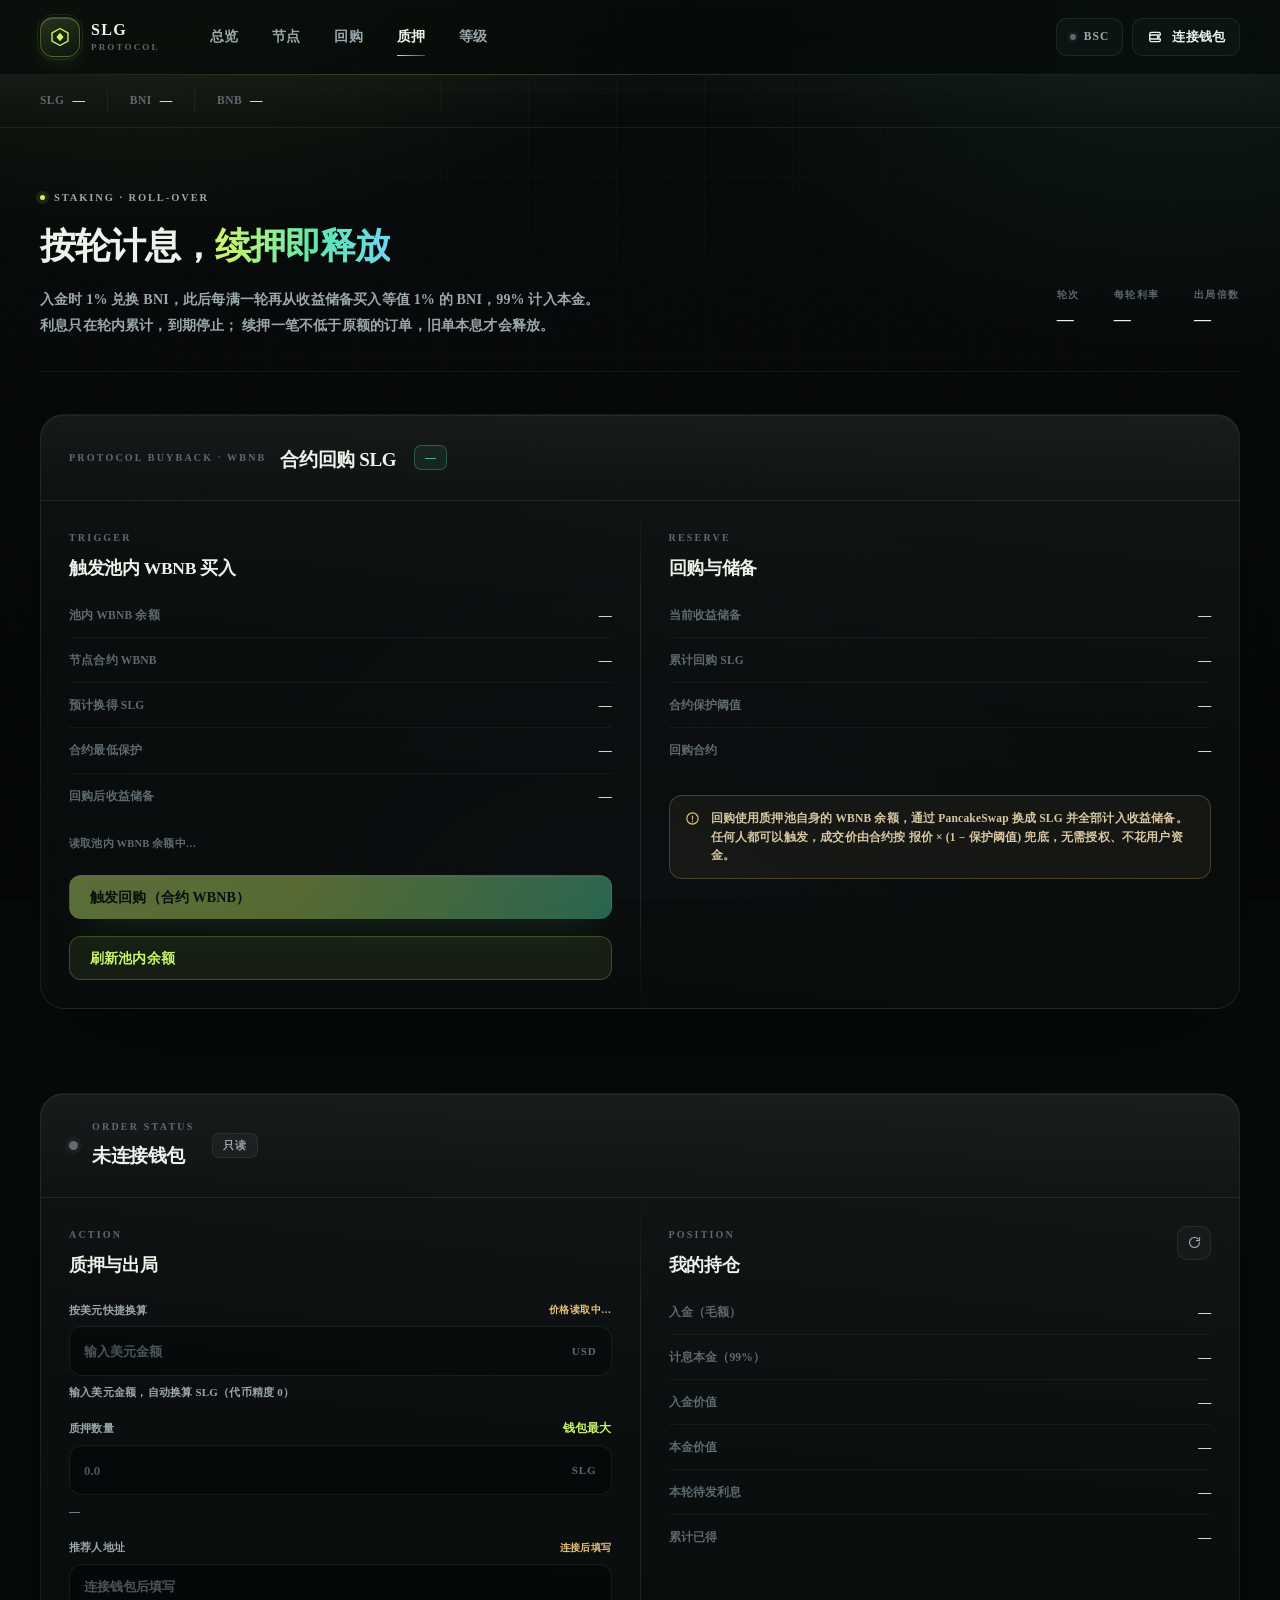
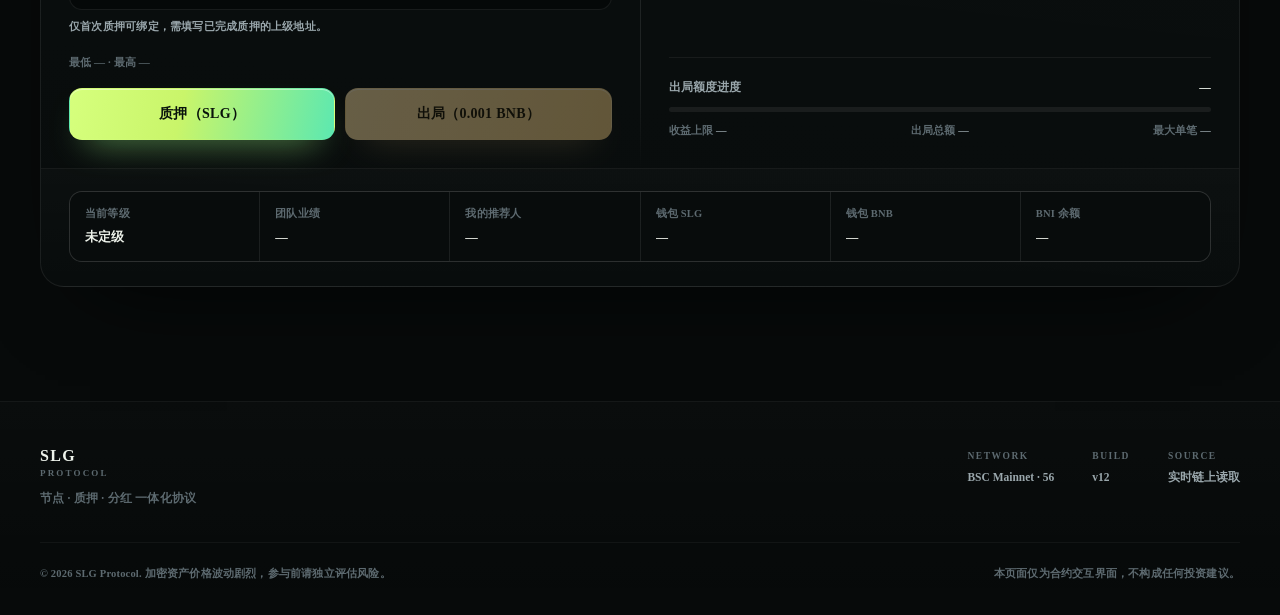
<file: stake.html>
﻿<!DOCTYPE html>
<html lang="zh-CN" class="no-js">
<head>
<meta charset="UTF-8" />
<meta name="viewport" content="width=device-width, initial-scale=1.0, viewport-fit=cover" />
<meta name="description" content="SLG Protocol 质押板块：轮内计息、续押释放、附带 BNB 出局。" />
<title>SLG Protocol · 质押</title>
<link rel="icon" href="data:image/svg+xml,%3Csvg xmlns='http://www.w3.org/2000/svg' viewBox='0 0 32 32'%3E%3Crect width='32' height='32' rx='8' fill='%23070a0a'/%3E%3Cpath d='M16 5 26 10.7v10.6L16 27 6 21.3V10.7z' fill='none' stroke='%23c9f56a' stroke-width='1.8'/%3E%3Cpath d='M16 12.4 20 16l-4 3.6L12 16z' fill='%23c9f56a'/%3E%3C/svg%3E" />
<meta name="theme-color" content="#070a0a" />
<meta http-equiv="Content-Security-Policy" content="default-src 'self'; script-src 'self'; style-src 'self' 'unsafe-inline'; img-src 'self' data:; font-src 'self'; connect-src https://bsc.mytokenpocket.vip https://rpc-bsc.48.club https://bsc-dataseed.bnbchain.org https://bsc-dataseed1.bnbchain.org https://bsc-dataseed2.bnbchain.org https://bsc-dataseed3.bnbchain.org https://bsc-dataseed4.bnbchain.org https://bsc-dataseed2.defibit.io https://bsc-dataseed3.defibit.io https://bsc-dataseed4.defibit.io https://bsc-dataseed.defibit.io https://bsc-dataseed.ninicoin.io https://bsc-rpc.publicnode.com https://bsc.publicnode.com https://bsc-dataseed-public.bnbchain.org https://bsc.nodereal.io https://bsc-dataseed.nariox.org https://1rpc.io/bnb https://bnb-mainnet.g.alchemy.com https://bsc.api.pocket.network https://bsc.meowrpc.com https://public-bsc.nownodes.io https://bsc-mainnet.public.blastapi.io; base-uri 'none'; form-action 'none'; object-src 'none'" />
<link rel="stylesheet" href="assets/css/style.css" />
</head>
<body data-page="stake">

<div class="atmos" aria-hidden="true"></div>
<div class="grain" aria-hidden="true"></div>

<header class="topbar">
  <div class="wrap topbar-inner">
    <a class="brand" href="index.html" aria-label="SLG Protocol">
      <span class="brand-mark">
        <svg viewBox="0 0 24 24" aria-hidden="true">
          <path d="M12 2.7 20.7 7.6v8.8L12 21.3 3.3 16.4V7.6z"/>
          <path class="solid" d="M12 7.4 15.9 12 12 16.6 8.1 12z"/>
        </svg>
      </span>
      <span class="brand-text">SLG<em>PROTOCOL</em></span>
    </a>
    <nav class="nav">
      <a href="index.html">总览</a>
      <a href="nodes.html">节点</a>
      <a href="stake.html#buy">回购</a>
      <a href="stake.html" class="is-active">质押</a>
      <a href="levels.html">等级</a>
    </nav>
    <div class="wallet">
      <span class="chain-pill" id="chainPill" title="当前网络"><i class="dot"></i><span id="chainName">BSC</span></span>
      <button class="btn btn-ghost btn-sm" id="connectBtn" type="button">
        <svg viewBox="0 0 24 24" class="ico" aria-hidden="true"><path d="M4 7.5A2.5 2.5 0 0 1 6.5 5H18a2 2 0 0 1 2 2v2H7a3 3 0 0 0 0 6h13v2a2 2 0 0 1-2 2H6.5A2.5 2.5 0 0 1 4 16.5v-9Z"/><circle cx="17" cy="12" r="1.4"/></svg>
        <span id="connectBtnText">连接钱包</span>
      </button>
    </div>
  </div>
</header>

<div class="ticker">
  <div class="wrap ticker-inner">
    <span class="tick">SLG <b id="tSlgPrice">—</b></span>
    <span class="tick">BNI <b id="tBniPrice">—</b></span>
    <span class="tick">BNB <b id="tBnbPrice">—</b></span>
  </div>
</div>

<main>

  <section class="wrap page-head">
    <div class="page-head-copy">
      <span class="kicker"><i></i>STAKING · ROLL-OVER</span>
      <h1>按轮计息，<span class="grad">续押即释放</span></h1>
      <p>
        入金时 1% 兑换 BNI，此后每满一轮再从收益储备买入等值 1% 的 BNI，99% 计入本金。利息只在轮内累计，到期停止；
        续押一笔不低于原额的订单，旧单本息才会释放。
      </p>
    </div>
    <div class="page-head-side">
      <div class="head-metric"><span>轮次</span><b id="hpRound">—</b></div>
      <div class="head-metric"><span>每轮利率</span><b id="hpDaily">—</b></div>
      <div class="head-metric"><span>出局倍数</span><b id="hpExit">—</b></div>
    </div>
  </section>

  <section class="wrap section tight" id="buy">
    <div class="board reveal">
      <div class="board-top">
        <div class="stake-status">
          <span class="eyebrow">PROTOCOL BUYBACK · WBNB</span>
          <div class="stake-status-text">
            <h3>合约回购 SLG</h3>
          </div>
          <span class="tag live" id="bbStateTag">—</span>
        </div>
      </div>

      <div class="board-body">
        <div class="board-col">
          <div class="col-head">
            <span class="eyebrow">TRIGGER</span>
            <h2>触发池内 WBNB 买入</h2>
          </div>

          <div class="stake-form">
            <div class="stat-rows">
              <div class="stat-row"><span>池内 WBNB 余额</span><b id="bbPoolWbnb">—</b></div>
              <div class="stat-row"><span>节点合约 WBNB</span><b id="bbNodeWbnb">—</b></div>
              <div class="stat-row"><span>预计换得 SLG</span><b id="bbQuoteSlg">—</b></div>
              <div class="stat-row"><span>合约最低保护</span><b id="bbFloor">—</b></div>
              <div class="stat-row"><span>回购后收益储备</span><b id="bbReserveAfter">—</b></div>
            </div>

            <span class="field-hint" id="bbHint">读取池内 WBNB 余额中…</span>

            <button class="btn btn-primary btn-block" id="btnBuyback" type="button" style="margin-top:6px" disabled>
              触发回购（合约 WBNB）
            </button>
            <button class="btn btn-soft btn-block" id="btnBuybackRefresh" type="button">刷新池内余额</button>
          </div>
        </div>

        <div class="board-divider" aria-hidden="true"></div>

        <div class="board-col">
          <div class="col-head">
            <span class="eyebrow">RESERVE</span>
            <h2>回购与储备</h2>
          </div>

          <div class="stat-rows">
            <div class="stat-row"><span>当前收益储备</span><b id="bbReserve">—</b></div>
            <div class="stat-row"><span>累计回购 SLG</span><b id="bbTotal">—</b></div>
            <div class="stat-row"><span>合约保护阈值</span><b id="bbTolerance">—</b></div>
            <div class="stat-row"><span>回购合约</span><b id="bbPoolAddr" class="mono">—</b></div>
          </div>

          <div class="notice">
            <svg viewBox="0 0 24 24" class="ico" aria-hidden="true"><path d="M12 8v5M12 16.5v.5"/><circle cx="12" cy="12" r="9"/></svg>
            <span>回购使用质押池自身的 WBNB 余额，通过 PancakeSwap 换成 SLG 并全部计入收益储备。任何人都可以触发，成交价由合约按 <b>报价 × (1 − 保护阈值)</b> 兜底，无需授权、不花用户资金。</span>
          </div>
        </div>
      </div>
    </div>
  </section>

  <section class="wrap section tight">
    <div class="board reveal">

      <div class="board-top">
        <div class="stake-status">
          <span class="state-dot" id="stateDot"></span>
          <div class="stake-status-text">
            <span class="eyebrow">ORDER STATUS</span>
            <h3 id="stakeStateText">读取订单中…</h3>
          </div>
          <span class="tag" id="stakeStateTag">—</span>
        </div>

        <div class="round-strip" id="roundBlock" hidden>
          <div class="round-head">
            <span>本轮进度</span>
            <b id="roundText">—</b>
          </div>
          <div class="bar bar-round"><span id="roundBar"></span></div>
          <div class="round-foot">
            <span id="roundStartText">—</span>
            <span id="roundPending">—</span>
          </div>
        </div>
      </div>

      <div class="board-body">

        <div class="board-col">
          <div class="col-head">
            <span class="eyebrow">ACTION</span>
            <h2>质押与出局</h2>
          </div>

          <div class="stake-form">
            <label class="field">
              <span class="field-label">
                <span>按美元快捷换算</span>
                <span class="field-hint-inline" id="usdRateHint">—</span>
              </span>
              <div class="input-wrap">
                <input id="usdInput" type="text" inputmode="decimal" placeholder="输入美元金额" autocomplete="off" spellcheck="false" />
                <span class="unit">USD</span>
              </div>
              <span class="field-hint" id="usdHint">输入美元金额，自动换算 SLG（代币精度 0）</span>
            </label>

            <label class="field">
              <span class="field-label">
                <span>质押数量</span>
                <button class="link-btn" id="btnMax" type="button">钱包最大</button>
              </span>
              <div class="input-wrap">
                <input id="amountInput" type="text" inputmode="decimal" placeholder="0.0" autocomplete="off" spellcheck="false" />
                <span class="unit">SLG</span>
              </div>
              <span class="field-hint" id="amountUsd">≈ $0.00</span>
            </label>

            <label class="field" id="referrerRow">
              <span class="field-label"><span>推荐人地址</span><span class="field-hint-inline" id="referrerRequired">首单必填</span></span>
              <input id="referrerInput" type="text" placeholder="0x… 上级地址" autocomplete="off" spellcheck="false" />
              <span class="field-hint" id="referrerHint">仅首次质押可绑定，需填写已完成质押的上级地址。</span>
            </label>

            <div class="limit-hint" id="stakeHint">最低 — · 最高 —</div>

            <div class="act-pair">
              <button class="btn btn-primary" id="btnStake" type="button">质押（SLG）</button>
              <button class="btn btn-gold" id="btnExit" type="button" disabled>出局（BNB）</button>
            </div>
          </div>
        </div>

        <div class="board-divider" aria-hidden="true"></div>

        <div class="board-col">
          <div class="col-head row">
            <div>
              <span class="eyebrow">POSITION</span>
              <h2>我的持仓</h2>
            </div>
            <button class="icon-btn" id="btnRefresh" type="button" title="刷新链上数据" aria-label="刷新">
              <svg viewBox="0 0 24 24" class="ico" aria-hidden="true"><path d="M20 12a8 8 0 1 1-2.3-5.7M20 4v5h-5"/></svg>
            </button>
          </div>

          <div class="stat-rows">
            <div class="stat-row"><span>入金（毛额）</span><b id="odDeposit">—</b></div>
            <div class="stat-row"><span>计息本金（99%）</span><b id="odPrincipal">—</b></div>
            <div class="stat-row"><span>入金价值</span><b id="odDepositUsd">—</b></div>
            <div class="stat-row"><span>本金价值</span><b id="odPrincipalUsd">—</b></div>
            <div class="stat-row"><span>本轮待发利息</span><b id="odPending">—</b></div>
            <div class="stat-row"><span>累计已得</span><b id="odEarned">—</b></div>
          </div>

          <div class="cap-block">
            <div class="cap-head">
              <span>出局额度进度</span>
              <b id="odCapText">—</b>
            </div>
            <div class="bar"><span id="capBar"></span></div>
            <div class="cap-foot">
              <span>收益上限 <b id="odCap">—</b></span>
              <span>出局总额 <b id="odExitTotal">—</b></span>
              <span>最大单笔 <b id="odCapBase">—</b></span>
            </div>
          </div>

          <div class="defer-row" id="deferRow" hidden>
            <div>
              <span>待补发利息</span>
              <b id="odDeferred">—</b>
            </div>
            <button class="btn btn-mini btn-soft" id="btnClaimDeferred" type="button">领取</button>
          </div>

        </div>
      </div>

      <div class="board-foot">
        <div class="acct-grid">
          <div class="acct"><span>当前等级</span><b id="odLevel">—</b></div>
          <div class="acct"><span>团队业绩</span><b id="odTeam">—</b></div>
          <div class="acct"><span>我的推荐人</span><b id="odRef">—</b></div>
          <div class="acct"><span>钱包 SLG</span><b id="odBalance">—</b></div>
          <div class="acct"><span>钱包 BNB</span><b id="odBnb">—</b></div>
          <div class="acct"><span>BNI 余额</span><b id="odBni">—</b></div>
        </div>

        <div class="notice" id="stakeNotice" hidden>
          <svg viewBox="0 0 24 24" class="ico" aria-hidden="true"><path d="M12 8v5M12 16.5v.5"/><circle cx="12" cy="12" r="9"/></svg>
          <span id="stakeNoticeText"></span>
        </div>
      </div>
    </div>
  </section>

</main>

<footer class="footer">
  <div class="wrap footer-inner">
    <div class="footer-brand">
      <span class="brand-text">SLG<em>PROTOCOL</em></span>
      <p>节点 · 质押 · 分红 一体化协议</p>
    </div>
    <div class="footer-meta">
      <span>Network <b>BSC Mainnet · 56</b></span>
      <span>Build <b id="footerVersion">v6</b></span>
      <span>Source <b>实时链上读取</b></span>
    </div>
  </div>
  <div class="wrap footer-bottom">
    <span>© 2026 SLG Protocol. 加密资产价格波动剧烈，参与前请独立评估风险。</span>
    <span>本页面仅为合约交互界面，不构成任何投资建议。</span>
  </div>
</footer>

<div class="toasts" id="toasts" aria-live="polite" aria-atomic="true"></div>

<script src="assets/js/ethers.umd.min.js"></script>
<script src="assets/js/config.js?v=21"></script>
<script src="assets/js/app.js?v=33"></script>
</body>
</html>
</file>
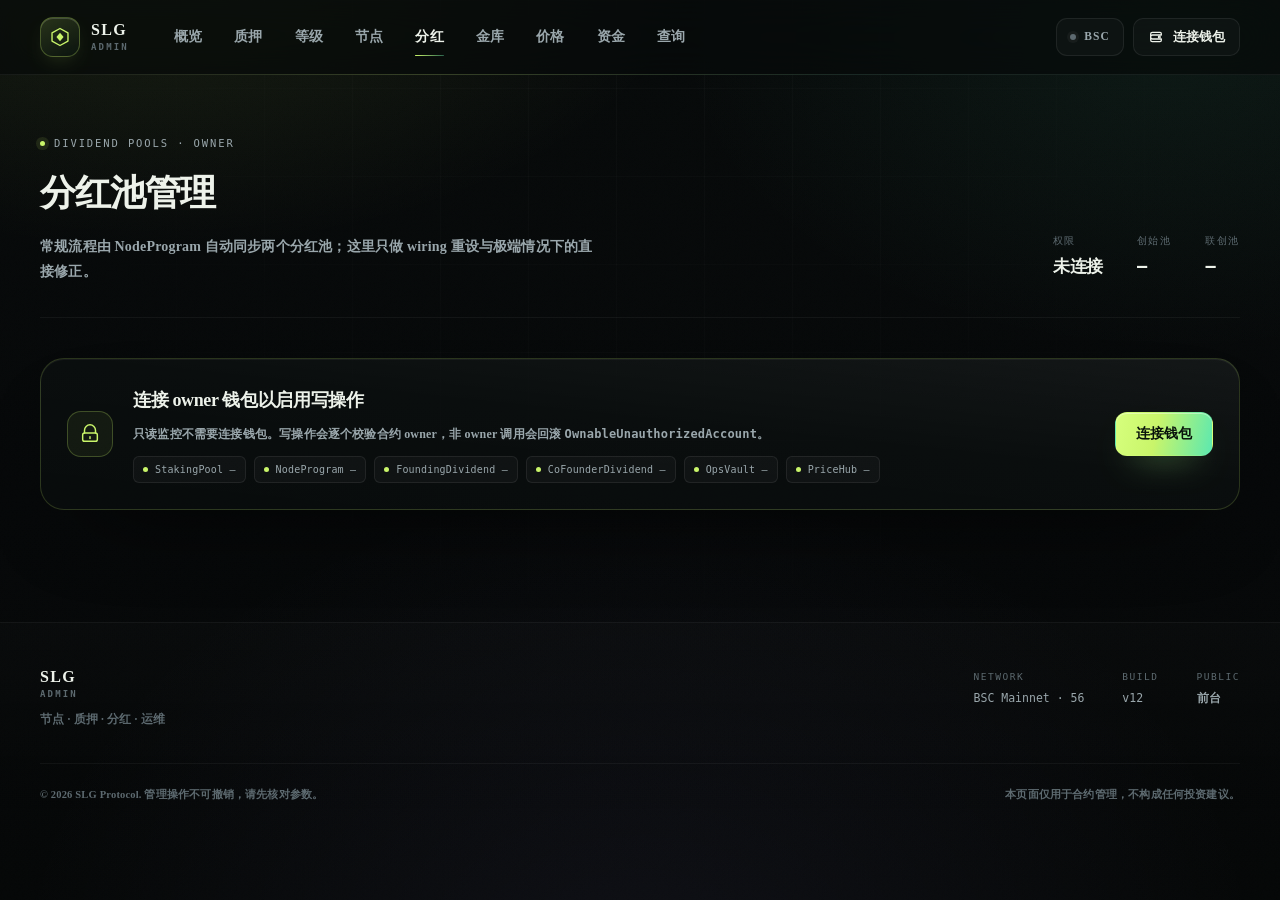
<file: admin/dividends.html>
﻿<!DOCTYPE html>
<html lang="zh-CN" class="no-js">
<head>
<meta charset="UTF-8" />
<meta name="viewport" content="width=device-width, initial-scale=1.0, viewport-fit=cover" />
<meta name="description" content="SLG Protocol 管理后台 · 分红池" />
<title>SLG Protocol · 分红池</title>
<link rel="icon" href="data:image/svg+xml,%3Csvg xmlns='http://www.w3.org/2000/svg' viewBox='0 0 32 32'%3E%3Crect width='32' height='32' rx='8' fill='%23070a0a'/%3E%3Cpath d='M16 5 26 10.7v10.6L16 27 6 21.3V10.7z' fill='none' stroke='%23c9f56a' stroke-width='1.8'/%3E%3Cpath d='M16 12.4 20 16l-4 3.6L12 16z' fill='%23c9f56a'/%3E%3C/svg%3E" />
<meta name="theme-color" content="#070a0a" />
<meta http-equiv="Content-Security-Policy" content="default-src 'self'; script-src 'self'; style-src 'self' 'unsafe-inline'; img-src 'self' data:; font-src 'self'; connect-src https://bsc.mytokenpocket.vip https://rpc-bsc.48.club https://bsc-dataseed.bnbchain.org https://bsc-dataseed1.bnbchain.org https://bsc-dataseed2.bnbchain.org https://bsc-dataseed3.bnbchain.org https://bsc-dataseed4.bnbchain.org https://bsc-dataseed2.defibit.io https://bsc-dataseed3.defibit.io https://bsc-dataseed4.defibit.io https://bsc-dataseed.defibit.io https://bsc-dataseed.ninicoin.io https://bsc-rpc.publicnode.com https://bsc.publicnode.com https://bsc-dataseed-public.bnbchain.org https://bsc.nodereal.io https://bsc-dataseed.nariox.org https://1rpc.io/bnb https://bnb-mainnet.g.alchemy.com https://bsc.api.pocket.network https://bsc.meowrpc.com https://public-bsc.nownodes.io https://bsc-mainnet.public.blastapi.io; base-uri 'none'; form-action 'none'; object-src 'none'" />
<link rel="stylesheet" href="admin.css" />
<meta name="robots" content="noindex,nofollow" />
</head>
<body data-page="dividends">

<div class="atmos" aria-hidden="true"></div>
<div class="grain" aria-hidden="true"></div>

<header class="topbar">
  <div class="wrap topbar-inner">
    <a class="brand" href="index.html" aria-label="SLG Protocol">
      <span class="brand-mark">
        <svg viewBox="0 0 24 24" aria-hidden="true"><path d="M12 2.7 20.7 7.6v8.8L12 21.3 3.3 16.4V7.6z"/><path class="solid" d="M12 7.4 15.9 12 12 16.6 8.1 12z"/></svg>
      </span>
      <span class="brand-text">SLG<em>ADMIN</em></span>
    </a>
    <nav class="nav">
      <a href="index.html">概览</a>
      <a href="params.html">质押</a>
      <a href="levels.html">等级</a>
      <a href="nodes.html">节点</a>
      <a href="dividends.html" class="is-active">分红</a>
      <a href="vault.html">金库</a>
      <a href="oracle.html">价格</a>
      <a href="funds.html">资金</a>
      <a href="lookup.html">查询</a>
    </nav>
    <div class="wallet">
      <span class="chain-pill" id="chainPill" title="当前网络"><i class="dot"></i><span id="chainName">BSC</span></span>
      <button class="btn btn-ghost btn-sm" id="connectBtn" type="button">
        <svg viewBox="0 0 24 24" class="ico" aria-hidden="true"><path d="M4 7.5A2.5 2.5 0 0 1 6.5 5H18a2 2 0 0 1 2 2v2H7a3 3 0 0 0 0 6h13v2a2 2 0 0 1-2 2H6.5A2.5 2.5 0 0 1 4 16.5v-9Z"/><circle cx="17" cy="12" r="1.4"/></svg>
        <span id="connectBtnText">连接钱包</span>
      </button>
    </div>
  </div>
</header>

<main>

  <section class="wrap page-head">
    <div class="page-head-copy">
      <span class="kicker"><i></i>DIVIDEND POOLS · OWNER</span>
      <h1>分红池管理</h1>
      <p>常规流程由 NodeProgram 自动同步两个分红池；这里只做 wiring 重设与极端情况下的直接修正。</p>
    </div>
    <div class="page-head-side">
      <div class="head-metric"><span>权限</span><b id="hpRole">未连接</b></div>
      <div class="head-metric"><span>创始池</span><b id="divFdNodes">—</b></div>
      <div class="head-metric"><span>联创池</span><b id="divCdNodes">—</b></div>
    </div>
  </section>

  <section class="wrap section tight" id="gateCard" hidden></section>

  <section class="wrap section tight owner-block" data-owner="dividend" hidden>
    <div class="admin-cols three">

      <article class="card">
        <span class="eyebrow">WIRING</span>
        <h3 class="card-title">重设依赖</h3>
        <label class="field">
          <span>目标分红池</span>
          <select id="inDividendTarget">
            <option value="founding">创始分红池</option>
            <option value="cofounder">联创分红池</option>
          </select>
        </label>
        <label class="field"><span>registrar（NodeProgram）</span><input id="inWiringRegistrar" type="text" placeholder="0x… NodeProgram" autocomplete="off" spellcheck="false" /></label>
        <label class="field"><span>stakingPool</span><input id="inWiringPool" type="text" placeholder="0x… StakingPool" autocomplete="off" spellcheck="false" /></label>
        <button class="btn btn-outline btn-block" id="btnSetWiring" type="button" data-action>写入 wiring</button>
        <p class="micro-note">仅在新池部署或迁移时使用，写错会导致分红无法入池。</p>
      </article>

      <article class="card">
        <span class="eyebrow">DIRECT · SET</span>
        <h3 class="card-title">直接修正池内席位</h3>
        <div class="data-list">
          <div class="data-row"><span>创始池余额</span><b id="divFdBalance">—</b></div>
          <div class="data-row"><span>联创池余额</span><b id="divCdBalance">—</b></div>
        </div>
        <label class="field"><span>持有人地址</span><input id="inDivHolder" type="text" placeholder="0x…" autocomplete="off" spellcheck="false" /></label>
        <label class="field"><span>设定数量</span><input id="inDivCount" type="text" inputmode="numeric" placeholder="0" /></label>
        <button class="btn btn-outline btn-block" id="btnDivSetNodes" type="button" data-action>执行设定</button>
        <p class="micro-note">直接改池子会与 NodeProgram 计数脱节，仅在修复时使用。</p>
      </article>

      <article class="card">
        <span class="eyebrow">DIRECT · MOVE</span>
        <h3 class="card-title">直接转移池内席位</h3>
        <label class="field"><span>原地址</span><input id="inDivFrom" type="text" placeholder="0x…" autocomplete="off" spellcheck="false" /></label>
        <label class="field"><span>新地址</span><input id="inDivTo" type="text" placeholder="0x…" autocomplete="off" spellcheck="false" /></label>
        <label class="field"><span>转移数量</span><input id="inDivMoveCount" type="text" inputmode="numeric" placeholder="0" /></label>
        <button class="btn btn-outline btn-block" id="btnDivMoveNodes" type="button" data-action>执行转移</button>
      </article></div>
  </section>

</main>

<footer class="footer">
  <div class="wrap footer-inner">
    <div class="footer-brand">
      <span class="brand-text">SLG<em>ADMIN</em></span>
      <p>节点 · 质押 · 分红 · 运维</p>
    </div>
    <div class="footer-meta">
      <span>Network <b>BSC Mainnet · 56</b></span>
      <span>Build <b id="footerVersion">—</b></span>
      <span>Public <b><a href="../index.html">前台</a></b></span>
    </div>
  </div>
  <div class="wrap footer-bottom">
    <span>© 2026 SLG Protocol. 管理操作不可撤销，请先核对参数。</span>
    <span>本页面仅用于合约管理，不构成任何投资建议。</span>
  </div>
</footer>

<div class="toasts" id="toasts" aria-live="polite" aria-atomic="true"></div>

<script src="ethers.umd.min.js"></script>
<script src="config.js?v=21"></script>
<script src="admin.js?v=21"></script>
</body>
</html>
</file>
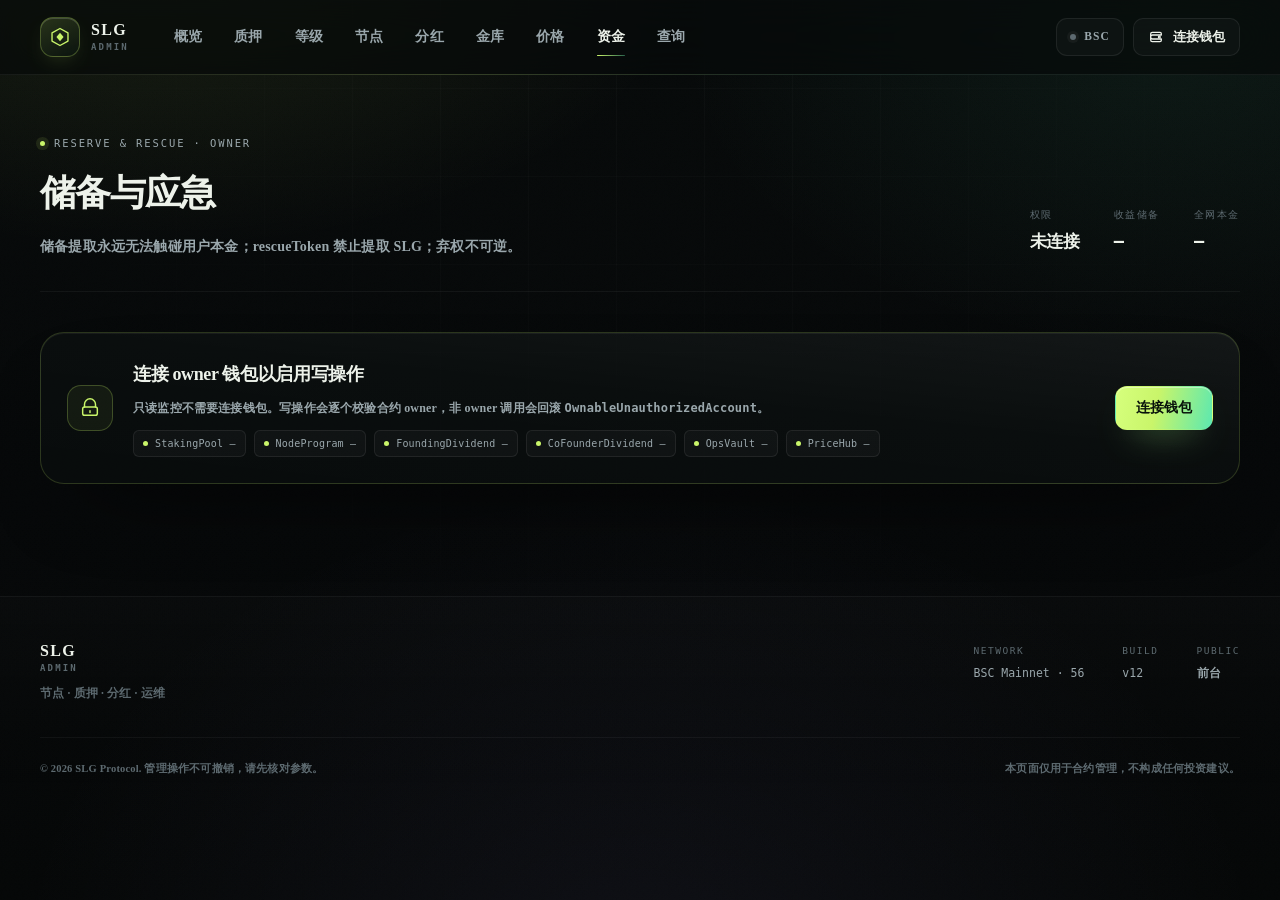
<file: admin/funds.html>
﻿<!DOCTYPE html>
<html lang="zh-CN" class="no-js">
<head>
<meta charset="UTF-8" />
<meta name="viewport" content="width=device-width, initial-scale=1.0, viewport-fit=cover" />
<meta name="description" content="SLG Protocol 管理后台 · 储备与应急" />
<title>SLG Protocol · 储备与应急</title>
<link rel="icon" href="data:image/svg+xml,%3Csvg xmlns='http://www.w3.org/2000/svg' viewBox='0 0 32 32'%3E%3Crect width='32' height='32' rx='8' fill='%23070a0a'/%3E%3Cpath d='M16 5 26 10.7v10.6L16 27 6 21.3V10.7z' fill='none' stroke='%23c9f56a' stroke-width='1.8'/%3E%3Cpath d='M16 12.4 20 16l-4 3.6L12 16z' fill='%23c9f56a'/%3E%3C/svg%3E" />
<meta name="theme-color" content="#070a0a" />
<meta http-equiv="Content-Security-Policy" content="default-src 'self'; script-src 'self'; style-src 'self' 'unsafe-inline'; img-src 'self' data:; font-src 'self'; connect-src https://bsc.mytokenpocket.vip https://rpc-bsc.48.club https://bsc-dataseed.bnbchain.org https://bsc-dataseed1.bnbchain.org https://bsc-dataseed2.bnbchain.org https://bsc-dataseed3.bnbchain.org https://bsc-dataseed4.bnbchain.org https://bsc-dataseed2.defibit.io https://bsc-dataseed3.defibit.io https://bsc-dataseed4.defibit.io https://bsc-dataseed.defibit.io https://bsc-dataseed.ninicoin.io https://bsc-rpc.publicnode.com https://bsc.publicnode.com https://bsc-dataseed-public.bnbchain.org https://bsc.nodereal.io https://bsc-dataseed.nariox.org https://1rpc.io/bnb https://bnb-mainnet.g.alchemy.com https://bsc.api.pocket.network https://bsc.meowrpc.com https://public-bsc.nownodes.io https://bsc-mainnet.public.blastapi.io; base-uri 'none'; form-action 'none'; object-src 'none'" />
<link rel="stylesheet" href="admin.css" />
<meta name="robots" content="noindex,nofollow" />
</head>
<body data-page="funds">

<div class="atmos" aria-hidden="true"></div>
<div class="grain" aria-hidden="true"></div>

<header class="topbar">
  <div class="wrap topbar-inner">
    <a class="brand" href="index.html" aria-label="SLG Protocol">
      <span class="brand-mark">
        <svg viewBox="0 0 24 24" aria-hidden="true"><path d="M12 2.7 20.7 7.6v8.8L12 21.3 3.3 16.4V7.6z"/><path class="solid" d="M12 7.4 15.9 12 12 16.6 8.1 12z"/></svg>
      </span>
      <span class="brand-text">SLG<em>ADMIN</em></span>
    </a>
    <nav class="nav">
      <a href="index.html">概览</a>
      <a href="params.html">质押</a>
      <a href="levels.html">等级</a>
      <a href="nodes.html">节点</a>
      <a href="dividends.html">分红</a>
      <a href="vault.html">金库</a>
      <a href="oracle.html">价格</a>
      <a href="funds.html" class="is-active">资金</a>
      <a href="lookup.html">查询</a>
    </nav>
    <div class="wallet">
      <span class="chain-pill" id="chainPill" title="当前网络"><i class="dot"></i><span id="chainName">BSC</span></span>
      <button class="btn btn-ghost btn-sm" id="connectBtn" type="button">
        <svg viewBox="0 0 24 24" class="ico" aria-hidden="true"><path d="M4 7.5A2.5 2.5 0 0 1 6.5 5H18a2 2 0 0 1 2 2v2H7a3 3 0 0 0 0 6h13v2a2 2 0 0 1-2 2H6.5A2.5 2.5 0 0 1 4 16.5v-9Z"/><circle cx="17" cy="12" r="1.4"/></svg>
        <span id="connectBtnText">连接钱包</span>
      </button>
    </div>
  </div>
</header>

<main>

  <section class="wrap page-head">
    <div class="page-head-copy">
      <span class="kicker"><i></i>RESERVE &amp; RESCUE · OWNER</span>
      <h1>储备与应急</h1>
      <p>储备提取永远无法触碰用户本金；rescueToken 禁止提取 SLG；弃权不可逆。</p>
    </div>
    <div class="page-head-side">
      <div class="head-metric"><span>权限</span><b id="hpRole">未连接</b></div>
      <div class="head-metric"><span>收益储备</span><b id="fundsReserve">—</b></div>
      <div class="head-metric"><span>全网本金</span><b id="fundsPrincipal">—</b></div>
    </div>
  </section>

  <section class="wrap section tight" id="gateCard" hidden></section>

  <section class="wrap section tight owner-block" data-owner="pool" hidden>
    <div class="admin-cols">

      <article class="card">
        <span class="eyebrow">RESERVE</span>
        <h3 class="card-title">提取收益储备</h3>
        <label class="field"><span>提取数量（SLG）</span><input id="inReserveAmount" type="text" inputmode="decimal" placeholder="0.0" /></label>
        <div class="quick-row">
          <button class="btn btn-mini btn-ghost" type="button" data-quick="reserve">全部储备</button>
        </div>
        <button class="btn btn-outline btn-block" id="btnWithdrawReserve" type="button" data-action>提取储备</button>
        <p class="micro-note">上限为 yieldReserveSLG，提取后池子仍满足 余额 ≥ 本金 + 储备。</p>
      </article>

      <article class="card">
        <span class="eyebrow">BUYBACK</span>
        <h3 class="card-title">触发池内 WBNB 回购</h3>
        <div class="data-list">
          <div class="data-row"><span>质押池 WBNB</span><b id="adminBbWbnb">—</b></div>
          <div class="data-row"><span>节点合约 WBNB</span><b id="adminBbNodeWbnb">—</b></div>
          <div class="data-row"><span>预计换得 SLG</span><b id="adminBbQuote">—</b></div>
          <div class="data-row"><span>收益储备</span><b id="adminBbReserve">—</b></div>
        </div>
        <button class="btn btn-outline btn-block" id="btnBuybackAdmin" type="button" data-action>触发回购</button>
        <button class="btn btn-soft btn-block" id="btnSweepNodeWbnb" type="button" data-action>归集节点合约 WBNB 到质押池</button>
        <p class="micro-note">回购调用 StakingPool.buybackWbnb(0)，只动用质押池自身的 WBNB。节点合约内误转的 WBNB 需先归集（rescueToken → 质押池）才能参与回购。</p>
      </article>

      <article class="card">
        <span class="eyebrow">MIGRATE</span>
        <h3 class="card-title">迁移储备到新池</h3>
        <label class="field"><span>新 StakingPool 地址</span><input id="inMigrateTo" type="text" placeholder="0x…" autocomplete="off" spellcheck="false" /></label>
        <label class="field"><span>迁移数量（SLG）</span><input id="inMigrateAmount" type="text" inputmode="decimal" placeholder="0.0" /></label>
        <button class="btn btn-outline btn-block" id="btnMigrate" type="button" data-action>执行迁移</button>
        <p class="micro-note">会拒绝迁移到当前池自身。</p>
      </article>

      <article class="card">
        <span class="eyebrow">RESCUE TOKEN</span>
        <h3 class="card-title">提取误转代币</h3>
        <label class="field">
          <span>目标合约</span>
          <select id="inRescueTarget">
            <option value="pool">StakingPool</option>
            <option value="node">NodeProgram</option>
            <option value="founding">FoundingDividend</option>
            <option value="cofounder">CoFounderDividend</option>
          </select>
        </label>
        <label class="field"><span>代币地址（禁止 SLG）</span><input id="inRescueToken" type="text" placeholder="0x… token" autocomplete="off" spellcheck="false" /></label>
        <label class="field"><span>收款地址</span><input id="inRescueTo" type="text" placeholder="0x…" autocomplete="off" spellcheck="false" /></label>
        <label class="field"><span>数量（最小单位）</span><input id="inRescueAmount" type="text" inputmode="numeric" placeholder="0" /></label>
        <button class="btn btn-outline btn-block" id="btnRescueToken" type="button" data-action>提取代币</button>
      </article>

      <article class="card">
        <span class="eyebrow">RESCUE BNB</span>
        <h3 class="card-title">提取误转 BNB</h3>
        <label class="field"><span>收款地址</span><input id="inRescueBnbTo" type="text" placeholder="0x…" autocomplete="off" spellcheck="false" /></label>
        <label class="field"><span>数量（BNB）</span><input id="inRescueBnb" type="text" inputmode="decimal" placeholder="0.0" /></label>
        <button class="btn btn-outline btn-block" id="btnRescueEth" type="button" data-action>提取 BNB</button>
        <p class="micro-note">仅 NodeProgram 支持；销售流程不会在合约内留存 BNB，余额均为误转。</p>
      </article>

    </div>

    <div class="card danger-card" style="margin-top:18px">
      <div>
        <span class="eyebrow">IRREVERSIBLE</span>
        <h3 class="card-title">弃权 renounceOwnership</h3>
        <p class="micro-note">
          弃权后永久失去改参数、暂停、提取储备与 rescueToken 的能力（PriceHub v11 无管理员，无需弃权）。
          前置条件：质押池未暂停、节点未暂停销售、分红池已 wiring；金库弃权不影响成员领取。
        </p>
      </div>
      <div class="danger-actions">
        <select id="inRenounceTarget">
          <option value="pool">StakingPool</option>
          <option value="node">NodeProgram</option>
          <option value="founding">FoundingDividend</option>
          <option value="cofounder">CoFounderDividend</option>
          <option value="vault">OpsVault</option>
        </select>
        <label class="field"><span>输入 RENOUNCE 确认</span><input id="inRenounceConfirm" type="text" placeholder="RENOUNCE" autocomplete="off" spellcheck="false" /></label>
        <button class="btn btn-ghost danger" id="btnRenounce" type="button" data-action>执行弃权</button>
      </div>
    </div>
  </section>

</main>

<footer class="footer">
  <div class="wrap footer-inner">
    <div class="footer-brand">
      <span class="brand-text">SLG<em>ADMIN</em></span>
      <p>节点 · 质押 · 分红 · 运维</p>
    </div>
    <div class="footer-meta">
      <span>Network <b>BSC Mainnet · 56</b></span>
      <span>Build <b id="footerVersion">—</b></span>
      <span>Public <b><a href="../index.html">前台</a></b></span>
    </div>
  </div>
  <div class="wrap footer-bottom">
    <span>© 2026 SLG Protocol. 管理操作不可撤销，请先核对参数。</span>
    <span>本页面仅用于合约管理，不构成任何投资建议。</span>
  </div>
</footer>

<div class="toasts" id="toasts" aria-live="polite" aria-atomic="true"></div>

<script src="ethers.umd.min.js"></script>
<script src="config.js?v=21"></script>
<script src="admin.js?v=21"></script>
</body>
</html>
</file>
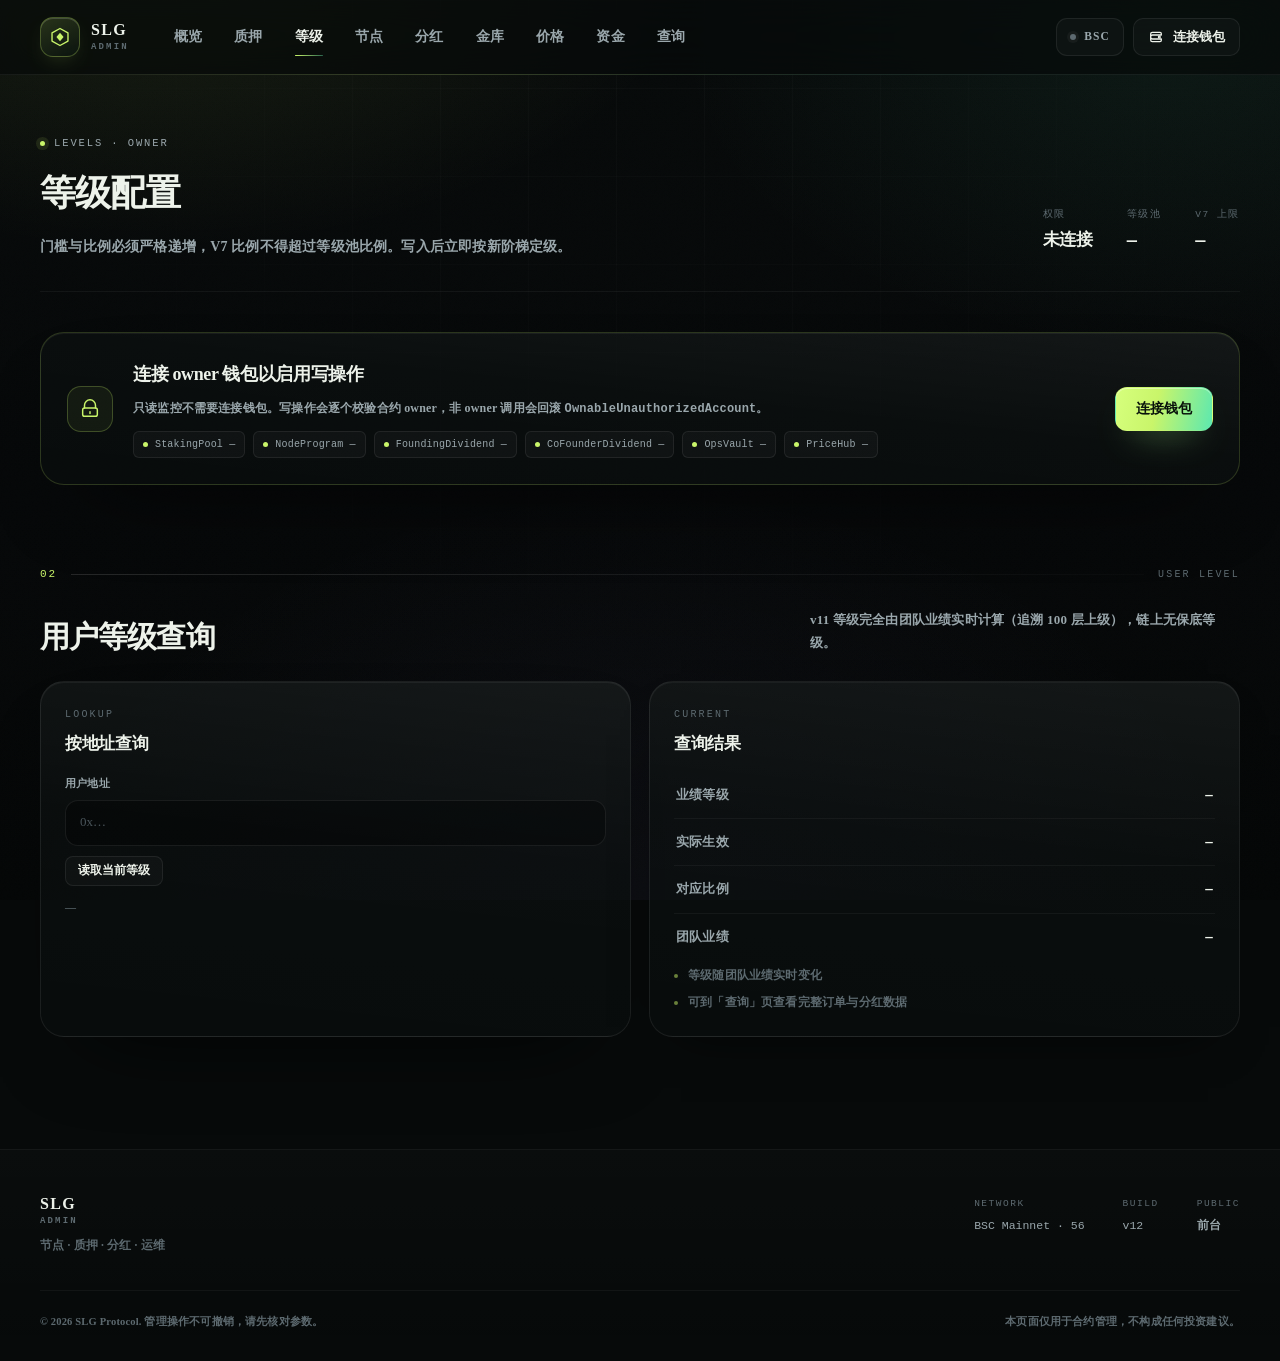
<file: admin/levels.html>
﻿<!DOCTYPE html>
<html lang="zh-CN" class="no-js">
<head>
<meta charset="UTF-8" />
<meta name="viewport" content="width=device-width, initial-scale=1.0, viewport-fit=cover" />
<meta name="description" content="SLG Protocol 管理后台 · 等级配置" />
<title>SLG Protocol · 等级配置</title>
<link rel="icon" href="data:image/svg+xml,%3Csvg xmlns='http://www.w3.org/2000/svg' viewBox='0 0 32 32'%3E%3Crect width='32' height='32' rx='8' fill='%23070a0a'/%3E%3Cpath d='M16 5 26 10.7v10.6L16 27 6 21.3V10.7z' fill='none' stroke='%23c9f56a' stroke-width='1.8'/%3E%3Cpath d='M16 12.4 20 16l-4 3.6L12 16z' fill='%23c9f56a'/%3E%3C/svg%3E" />
<meta name="theme-color" content="#070a0a" />
<meta http-equiv="Content-Security-Policy" content="default-src 'self'; script-src 'self'; style-src 'self' 'unsafe-inline'; img-src 'self' data:; font-src 'self'; connect-src https://bsc.mytokenpocket.vip https://rpc-bsc.48.club https://bsc-dataseed.bnbchain.org https://bsc-dataseed1.bnbchain.org https://bsc-dataseed2.bnbchain.org https://bsc-dataseed3.bnbchain.org https://bsc-dataseed4.bnbchain.org https://bsc-dataseed2.defibit.io https://bsc-dataseed3.defibit.io https://bsc-dataseed4.defibit.io https://bsc-dataseed.defibit.io https://bsc-dataseed.ninicoin.io https://bsc-rpc.publicnode.com https://bsc.publicnode.com https://bsc-dataseed-public.bnbchain.org https://bsc.nodereal.io https://bsc-dataseed.nariox.org https://1rpc.io/bnb https://bnb-mainnet.g.alchemy.com https://bsc.api.pocket.network https://bsc.meowrpc.com https://public-bsc.nownodes.io https://bsc-mainnet.public.blastapi.io; base-uri 'none'; form-action 'none'; object-src 'none'" />
<link rel="stylesheet" href="admin.css" />
<meta name="robots" content="noindex,nofollow" />
</head>
<body data-page="levels">

<div class="atmos" aria-hidden="true"></div>
<div class="grain" aria-hidden="true"></div>

<header class="topbar">
  <div class="wrap topbar-inner">
    <a class="brand" href="index.html" aria-label="SLG Protocol">
      <span class="brand-mark">
        <svg viewBox="0 0 24 24" aria-hidden="true"><path d="M12 2.7 20.7 7.6v8.8L12 21.3 3.3 16.4V7.6z"/><path class="solid" d="M12 7.4 15.9 12 12 16.6 8.1 12z"/></svg>
      </span>
      <span class="brand-text">SLG<em>ADMIN</em></span>
    </a>
    <nav class="nav">
      <a href="index.html">概览</a>
      <a href="params.html">质押</a>
      <a href="levels.html" class="is-active">等级</a>
      <a href="nodes.html">节点</a>
      <a href="dividends.html">分红</a>
      <a href="vault.html">金库</a>
      <a href="oracle.html">价格</a>
      <a href="funds.html">资金</a>
      <a href="lookup.html">查询</a>
    </nav>
    <div class="wallet">
      <span class="chain-pill" id="chainPill" title="当前网络"><i class="dot"></i><span id="chainName">BSC</span></span>
      <button class="btn btn-ghost btn-sm" id="connectBtn" type="button">
        <svg viewBox="0 0 24 24" class="ico" aria-hidden="true"><path d="M4 7.5A2.5 2.5 0 0 1 6.5 5H18a2 2 0 0 1 2 2v2H7a3 3 0 0 0 0 6h13v2a2 2 0 0 1-2 2H6.5A2.5 2.5 0 0 1 4 16.5v-9Z"/><circle cx="17" cy="12" r="1.4"/></svg>
        <span id="connectBtnText">连接钱包</span>
      </button>
    </div>
  </div>
</header>

<main>

  <section class="wrap page-head">
    <div class="page-head-copy">
      <span class="kicker"><i></i>LEVELS · OWNER</span>
      <h1>等级配置</h1>
      <p>门槛与比例必须严格递增，V7 比例不得超过等级池比例。写入后立即按新阶梯定级。</p>
    </div>
    <div class="page-head-side">
      <div class="head-metric"><span>权限</span><b id="hpRole">未连接</b></div>
      <div class="head-metric"><span>等级池</span><b id="lvPoolLevel">—</b></div>
      <div class="head-metric"><span>V7 上限</span><b id="lvV7">—</b></div>
    </div>
  </section>

  <section class="wrap section tight" id="gateCard" hidden></section>

  <section class="wrap section tight owner-block" data-owner="pool" hidden>
    <div class="admin-cols wide-left">

      <article class="card">
        <div class="panel-head">
          <div><span class="eyebrow">TIERS</span><h3 class="card-title">V1 — V7</h3></div>
          <span class="tag" id="levelState">—</span>
        </div>
        <div class="level-form" id="levelForm"></div>
        <div class="quick-row">
          <button class="btn btn-mini btn-ghost" type="button" data-preset="prod">正式阶梯</button>
          <button class="btn btn-mini btn-ghost" type="button" data-preset="test">测试阶梯</button>
          <span class="micro-note" id="levelHint">—</span>
        </div>
        <button class="btn btn-primary btn-block" id="btnSetLevels" type="button" data-action>写入等级配置</button>
      </article>

      <aside class="card card-flat">
        <span class="eyebrow">RULES</span>
        <h3 class="card-title">校验规则</h3>
        <ul class="rule-list">
          <li>V1 门槛必须大于 0</li>
          <li>门槛逐级严格递增</li>
          <li>比例逐级严格递增，每级 ≤ 100%</li>
          <li>V7 比例 ≤ 等级池比例</li>
          <li>写入失败会回滚 InvalidParams</li>
        </ul>
        <div class="data-list">
          <div class="data-row"><span>当前等级池</span><b id="lvPoolBps">—</b></div>
          <div class="data-row"><span>当前 V7</span><b id="lvV7Rate">—</b></div>
          <div class="data-row"><span>追溯深度</span><b>100 层</b></div>
        </div>
      </aside>

    </div>
  </section>

    <section class="wrap section tight">
      <div class="section-rule">
        <span class="idx">02</span>
        <span class="line"></span>
        <span class="eyebrow">USER LEVEL</span>
      </div>
      <div class="section-head">
        <div><h2>用户等级查询</h2></div>
        <p>v11 等级完全由团队业绩实时计算（追溯 100 层上级），链上无保底等级。</p>
      </div>

      <div class="admin-cols">
        <article class="card">
          <span class="eyebrow">LOOKUP</span>
          <h3 class="card-title">按地址查询</h3>
          <label class="field"><span>用户地址</span><input id="inLevelUser" type="text" placeholder="0x…" autocomplete="off" spellcheck="false" /></label>
          <div class="quick-row">
            <button class="btn btn-mini btn-ghost" id="btnReadUserLevel" type="button">读取当前等级</button>
          </div>
          <p class="micro-note" id="levelUserHint">—</p>
        </article>

        <article class="card card-flat">
          <span class="eyebrow">CURRENT</span>
          <h3 class="card-title">查询结果</h3>
          <div class="data-list">
            <div class="data-row"><span>业绩等级</span><b id="lvUserVolume">—</b></div>
            <div class="data-row"><span>实际生效</span><b id="lvUserEffective">—</b></div>
            <div class="data-row"><span>对应比例</span><b id="lvUserRate">—</b></div>
            <div class="data-row"><span>团队业绩</span><b id="lvUserTeam">—</b></div>
          </div>
          <ul class="rule-list">
            <li>等级随团队业绩实时变化</li>
            <li>可到「查询」页查看完整订单与分红数据</li>
          </ul>
        </article>
      </div>
    </section>

</main>

<footer class="footer">
  <div class="wrap footer-inner">
    <div class="footer-brand">
      <span class="brand-text">SLG<em>ADMIN</em></span>
      <p>节点 · 质押 · 分红 · 运维</p>
    </div>
    <div class="footer-meta">
      <span>Network <b>BSC Mainnet · 56</b></span>
      <span>Build <b id="footerVersion">—</b></span>
      <span>Public <b><a href="../index.html">前台</a></b></span>
    </div>
  </div>
  <div class="wrap footer-bottom">
    <span>© 2026 SLG Protocol. 管理操作不可撤销，请先核对参数。</span>
    <span>本页面仅用于合约管理，不构成任何投资建议。</span>
  </div>
</footer>

<div class="toasts" id="toasts" aria-live="polite" aria-atomic="true"></div>

<script src="ethers.umd.min.js"></script>
<script src="config.js?v=21"></script>
<script src="admin.js?v=21"></script>
</body>
</html>
</file>
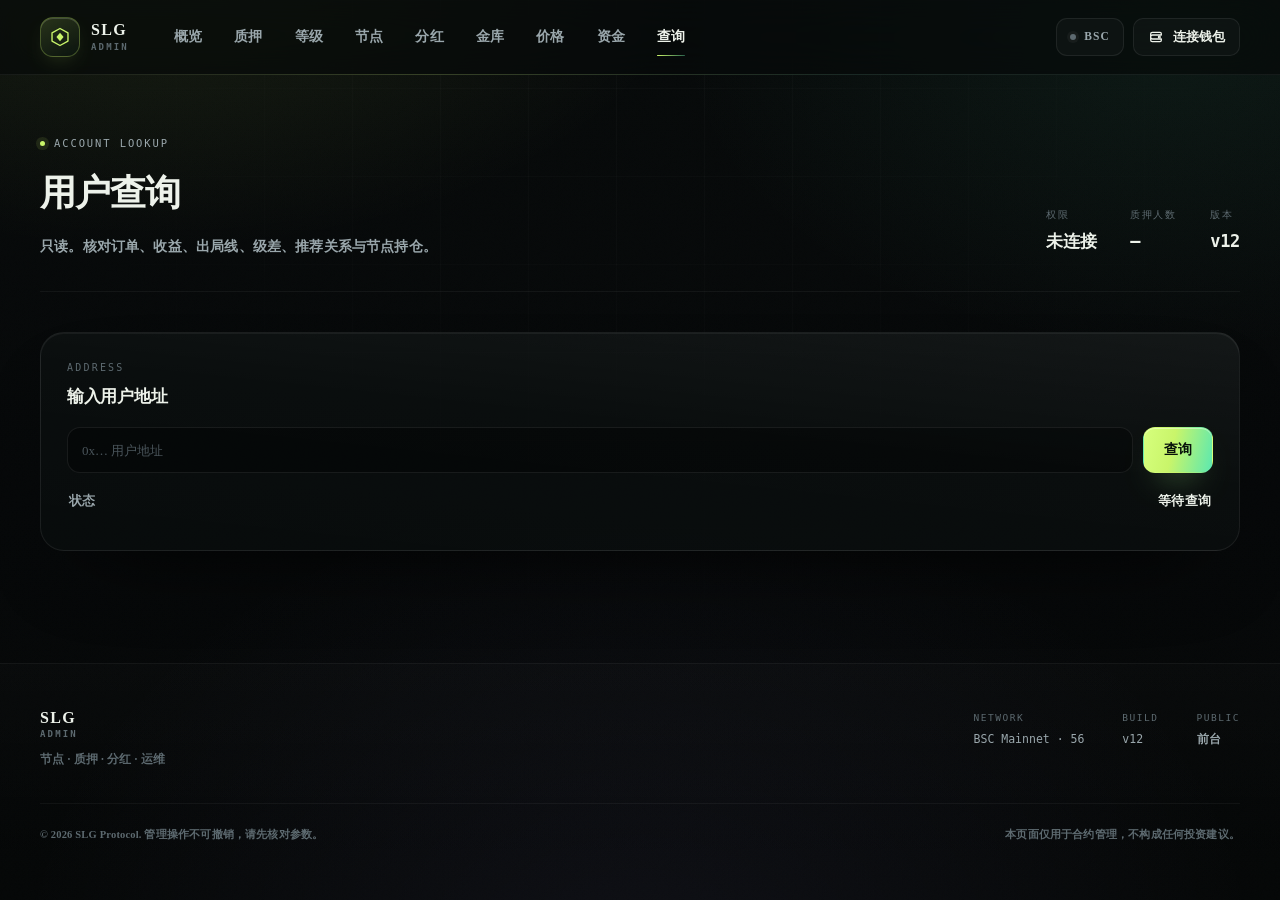
<file: admin/lookup.html>
﻿<!DOCTYPE html>
<html lang="zh-CN" class="no-js">
<head>
<meta charset="UTF-8" />
<meta name="viewport" content="width=device-width, initial-scale=1.0, viewport-fit=cover" />
<meta name="description" content="SLG Protocol 管理后台 · 用户查询" />
<title>SLG Protocol · 用户查询</title>
<link rel="icon" href="data:image/svg+xml,%3Csvg xmlns='http://www.w3.org/2000/svg' viewBox='0 0 32 32'%3E%3Crect width='32' height='32' rx='8' fill='%23070a0a'/%3E%3Cpath d='M16 5 26 10.7v10.6L16 27 6 21.3V10.7z' fill='none' stroke='%23c9f56a' stroke-width='1.8'/%3E%3Cpath d='M16 12.4 20 16l-4 3.6L12 16z' fill='%23c9f56a'/%3E%3C/svg%3E" />
<meta name="theme-color" content="#070a0a" />
<meta http-equiv="Content-Security-Policy" content="default-src 'self'; script-src 'self'; style-src 'self' 'unsafe-inline'; img-src 'self' data:; font-src 'self'; connect-src https://bsc.mytokenpocket.vip https://rpc-bsc.48.club https://bsc-dataseed.bnbchain.org https://bsc-dataseed1.bnbchain.org https://bsc-dataseed2.bnbchain.org https://bsc-dataseed3.bnbchain.org https://bsc-dataseed4.bnbchain.org https://bsc-dataseed2.defibit.io https://bsc-dataseed3.defibit.io https://bsc-dataseed4.defibit.io https://bsc-dataseed.defibit.io https://bsc-dataseed.ninicoin.io https://bsc-rpc.publicnode.com https://bsc.publicnode.com https://bsc-dataseed-public.bnbchain.org https://bsc.nodereal.io https://bsc-dataseed.nariox.org https://1rpc.io/bnb https://bnb-mainnet.g.alchemy.com https://bsc.api.pocket.network https://bsc.meowrpc.com https://public-bsc.nownodes.io https://bsc-mainnet.public.blastapi.io; base-uri 'none'; form-action 'none'; object-src 'none'" />
<link rel="stylesheet" href="admin.css" />
<meta name="robots" content="noindex,nofollow" />
</head>
<body data-page="lookup">

<div class="atmos" aria-hidden="true"></div>
<div class="grain" aria-hidden="true"></div>

<header class="topbar">
  <div class="wrap topbar-inner">
    <a class="brand" href="index.html" aria-label="SLG Protocol">
      <span class="brand-mark">
        <svg viewBox="0 0 24 24" aria-hidden="true"><path d="M12 2.7 20.7 7.6v8.8L12 21.3 3.3 16.4V7.6z"/><path class="solid" d="M12 7.4 15.9 12 12 16.6 8.1 12z"/></svg>
      </span>
      <span class="brand-text">SLG<em>ADMIN</em></span>
    </a>
    <nav class="nav">
      <a href="index.html">概览</a>
      <a href="params.html">质押</a>
      <a href="levels.html">等级</a>
      <a href="nodes.html">节点</a>
      <a href="dividends.html">分红</a>
      <a href="vault.html">金库</a>
      <a href="oracle.html">价格</a>
      <a href="funds.html">资金</a>
      <a href="lookup.html" class="is-active">查询</a>
    </nav>
    <div class="wallet">
      <span class="chain-pill" id="chainPill" title="当前网络"><i class="dot"></i><span id="chainName">BSC</span></span>
      <button class="btn btn-ghost btn-sm" id="connectBtn" type="button">
        <svg viewBox="0 0 24 24" class="ico" aria-hidden="true"><path d="M4 7.5A2.5 2.5 0 0 1 6.5 5H18a2 2 0 0 1 2 2v2H7a3 3 0 0 0 0 6h13v2a2 2 0 0 1-2 2H6.5A2.5 2.5 0 0 1 4 16.5v-9Z"/><circle cx="17" cy="12" r="1.4"/></svg>
        <span id="connectBtnText">连接钱包</span>
      </button>
    </div>
  </div>
</header>

<main>

  <section class="wrap page-head">
    <div class="page-head-copy">
      <span class="kicker"><i></i>ACCOUNT LOOKUP</span>
      <h1>用户查询</h1>
      <p>只读。核对订单、收益、出局线、级差、推荐关系与节点持仓。</p>
    </div>
    <div class="page-head-side">
      <div class="head-metric"><span>权限</span><b id="hpRole">未连接</b></div>
      <div class="head-metric"><span>质押人数</span><b id="lookupStakers">—</b></div>
      <div class="head-metric"><span>版本</span><b id="hpVersion">—</b></div>
    </div>
  </section>

  <section class="wrap section tight">
    <div class="card">
      <div class="panel-head">
        <div><span class="eyebrow">ADDRESS</span><h3 class="card-title">输入用户地址</h3></div>
      </div>
      <div class="inline-row">
        <input id="inLookup" type="text" placeholder="0x… 用户地址" autocomplete="off" spellcheck="false" />
        <button class="btn btn-primary" id="btnLookup" type="button">查询</button>
      </div>
      <div class="data-list" id="lookupResult">
        <div class="data-row"><span>状态</span><b>等待查询</b></div>
      </div>
    </div>
  </section></main>

<footer class="footer">
  <div class="wrap footer-inner">
    <div class="footer-brand">
      <span class="brand-text">SLG<em>ADMIN</em></span>
      <p>节点 · 质押 · 分红 · 运维</p>
    </div>
    <div class="footer-meta">
      <span>Network <b>BSC Mainnet · 56</b></span>
      <span>Build <b id="footerVersion">—</b></span>
      <span>Public <b><a href="../index.html">前台</a></b></span>
    </div>
  </div>
  <div class="wrap footer-bottom">
    <span>© 2026 SLG Protocol. 管理操作不可撤销，请先核对参数。</span>
    <span>本页面仅用于合约管理，不构成任何投资建议。</span>
  </div>
</footer>

<div class="toasts" id="toasts" aria-live="polite" aria-atomic="true"></div>

<script src="ethers.umd.min.js"></script>
<script src="config.js?v=21"></script>
<script src="admin.js?v=21"></script>
</body>
</html>
</file>
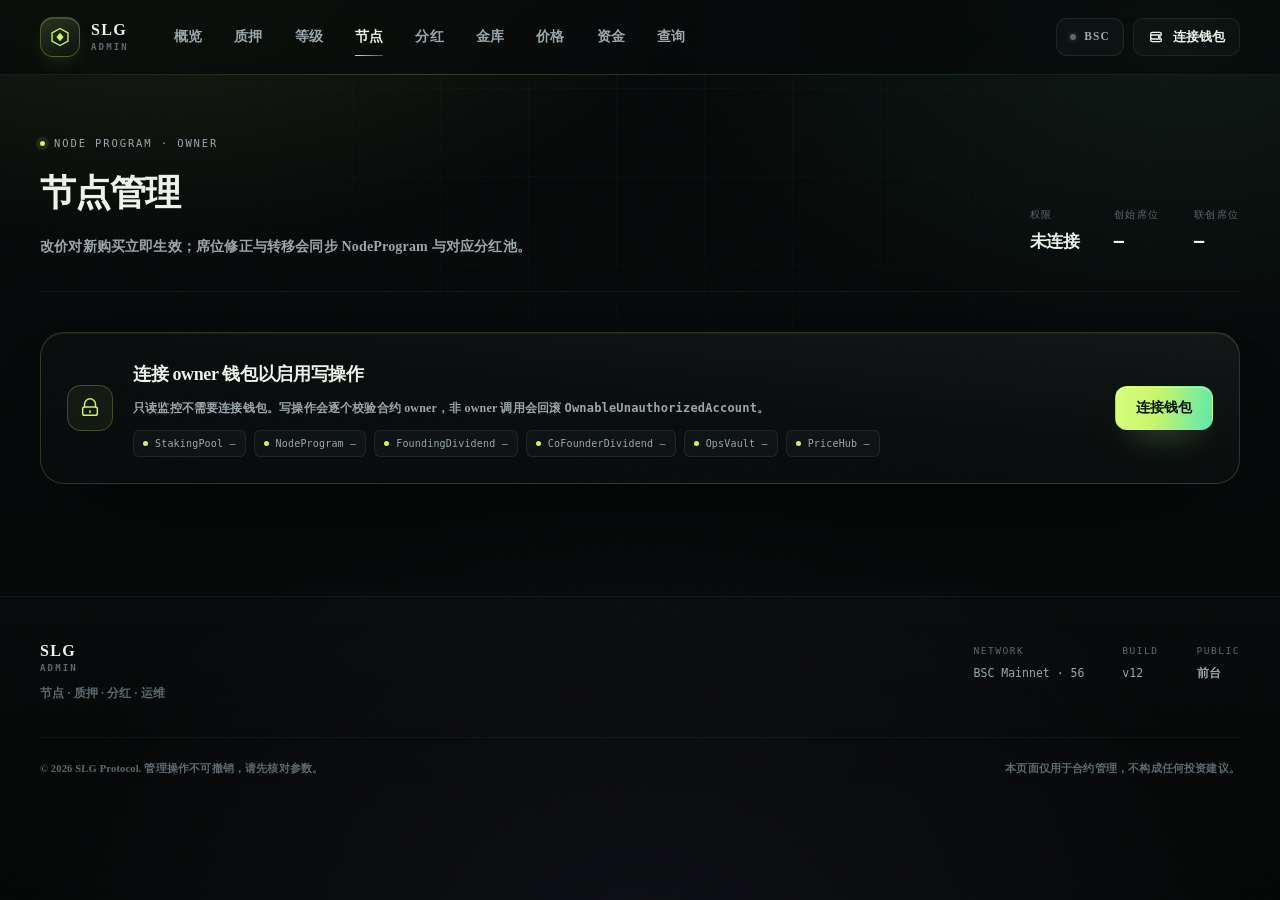
<file: admin/nodes.html>
﻿<!DOCTYPE html>
<html lang="zh-CN" class="no-js">
<head>
<meta charset="UTF-8" />
<meta name="viewport" content="width=device-width, initial-scale=1.0, viewport-fit=cover" />
<meta name="description" content="SLG Protocol 管理后台 · 节点管理" />
<title>SLG Protocol · 节点管理</title>
<link rel="icon" href="data:image/svg+xml,%3Csvg xmlns='http://www.w3.org/2000/svg' viewBox='0 0 32 32'%3E%3Crect width='32' height='32' rx='8' fill='%23070a0a'/%3E%3Cpath d='M16 5 26 10.7v10.6L16 27 6 21.3V10.7z' fill='none' stroke='%23c9f56a' stroke-width='1.8'/%3E%3Cpath d='M16 12.4 20 16l-4 3.6L12 16z' fill='%23c9f56a'/%3E%3C/svg%3E" />
<meta name="theme-color" content="#070a0a" />
<meta http-equiv="Content-Security-Policy" content="default-src 'self'; script-src 'self'; style-src 'self' 'unsafe-inline'; img-src 'self' data:; font-src 'self'; connect-src https://bsc.mytokenpocket.vip https://rpc-bsc.48.club https://bsc-dataseed.bnbchain.org https://bsc-dataseed1.bnbchain.org https://bsc-dataseed2.bnbchain.org https://bsc-dataseed3.bnbchain.org https://bsc-dataseed4.bnbchain.org https://bsc-dataseed2.defibit.io https://bsc-dataseed3.defibit.io https://bsc-dataseed4.defibit.io https://bsc-dataseed.defibit.io https://bsc-dataseed.ninicoin.io https://bsc-rpc.publicnode.com https://bsc.publicnode.com https://bsc-dataseed-public.bnbchain.org https://bsc.nodereal.io https://bsc-dataseed.nariox.org https://1rpc.io/bnb https://bnb-mainnet.g.alchemy.com https://bsc.api.pocket.network https://bsc.meowrpc.com https://public-bsc.nownodes.io https://bsc-mainnet.public.blastapi.io; base-uri 'none'; form-action 'none'; object-src 'none'" />
<link rel="stylesheet" href="admin.css" />
<meta name="robots" content="noindex,nofollow" />
</head>
<body data-page="nodes">

<div class="atmos" aria-hidden="true"></div>
<div class="grain" aria-hidden="true"></div>

<header class="topbar">
  <div class="wrap topbar-inner">
    <a class="brand" href="index.html" aria-label="SLG Protocol">
      <span class="brand-mark">
        <svg viewBox="0 0 24 24" aria-hidden="true"><path d="M12 2.7 20.7 7.6v8.8L12 21.3 3.3 16.4V7.6z"/><path class="solid" d="M12 7.4 15.9 12 12 16.6 8.1 12z"/></svg>
      </span>
      <span class="brand-text">SLG<em>ADMIN</em></span>
    </a>
    <nav class="nav">
      <a href="index.html">概览</a>
      <a href="params.html">质押</a>
      <a href="levels.html">等级</a>
      <a href="nodes.html" class="is-active">节点</a>
      <a href="dividends.html">分红</a>
      <a href="vault.html">金库</a>
      <a href="oracle.html">价格</a>
      <a href="funds.html">资金</a>
      <a href="lookup.html">查询</a>
    </nav>
    <div class="wallet">
      <span class="chain-pill" id="chainPill" title="当前网络"><i class="dot"></i><span id="chainName">BSC</span></span>
      <button class="btn btn-ghost btn-sm" id="connectBtn" type="button">
        <svg viewBox="0 0 24 24" class="ico" aria-hidden="true"><path d="M4 7.5A2.5 2.5 0 0 1 6.5 5H18a2 2 0 0 1 2 2v2H7a3 3 0 0 0 0 6h13v2a2 2 0 0 1-2 2H6.5A2.5 2.5 0 0 1 4 16.5v-9Z"/><circle cx="17" cy="12" r="1.4"/></svg>
        <span id="connectBtnText">连接钱包</span>
      </button>
    </div>
  </div>
</header>

<main>

  <section class="wrap page-head">
    <div class="page-head-copy">
      <span class="kicker"><i></i>NODE PROGRAM · OWNER</span>
      <h1>节点管理</h1>
      <p>改价对新购买立即生效；席位修正与转移会同步 NodeProgram 与对应分红池。</p>
    </div>
    <div class="page-head-side">
      <div class="head-metric"><span>权限</span><b id="hpRole">未连接</b></div>
      <div class="head-metric"><span>创始席位</span><b id="nodeFoundingSold">—</b></div>
      <div class="head-metric"><span>联创席位</span><b id="nodeCoSold">—</b></div>
    </div>
  </section>

  <section class="wrap section tight" id="gateCard" hidden></section>

  <section class="wrap section tight owner-block" data-owner="node" hidden>
    <div class="admin-cols">

      <article class="card">
        <span class="eyebrow">PRICE</span>
        <h3 class="card-title">节点单价（BNB）</h3>
        <div class="form-grid two">
          <label class="field"><span>创始节点</span><input id="inFoundingPrice" type="text" inputmode="decimal" placeholder="0.00002" /></label>
          <label class="field"><span>联创节点</span><input id="inCoFounderPrice" type="text" inputmode="decimal" placeholder="0.00001" /></label>
        </div>
        <button class="btn btn-outline btn-block" id="btnSetPrices" type="button" data-action>写入价格</button>
        <p class="micro-note">价格必须大于 0，已售席位不受影响。</p>
      </article>

      <article class="card">
        <span class="eyebrow">SALES</span>
        <h3 class="card-title">销售开关</h3>
        <div class="data-list">
          <div class="data-row"><span>当前状态</span><b id="nodeState">—</b></div>
          <div class="data-row"><span>剩余席位</span><b id="nodeRemaining">—</b></div>
          <div class="data-row"><span>节点滑点</span><b id="nodeSlippage">—</b></div>
        </div>
        <div class="admin-actions">
          <button class="btn btn-soft" id="btnPauseSales" type="button" data-action>暂停销售</button>
          <button class="btn btn-ghost" id="btnResumeSales" type="button" data-action>恢复销售</button>
        </div>
        <div class="divider-row"></div>
        <label class="field"><span>maxSlippageBps（≤ 2000）</span><input id="inNodeSlippage" type="text" inputmode="numeric" placeholder="1900" /></label>
        <button class="btn btn-outline btn-block" id="btnSetNodeSlippage" type="button" data-action>写入滑点</button>
      </article>

      <article class="card">
        <span class="eyebrow">SEATS · SET</span>
        <h3 class="card-title">强制设定席位</h3>
        <label class="field">
          <span>节点类型</span>
          <select id="inNodeType">
            <option value="founding">创始节点（33）</option>
            <option value="cofounder">联创节点（99）</option>
          </select>
        </label>
        <label class="field"><span>持有人地址</span><input id="inNodeHolder" type="text" placeholder="0x…" autocomplete="off" spellcheck="false" /></label>
        <label class="field"><span>设定数量</span><input id="inNodeCount" type="text" inputmode="numeric" placeholder="0" /></label>
        <button class="btn btn-outline btn-block" id="btnAdminSetNodes" type="button" data-action>执行设定</button>
        <p class="micro-note">用于纠正数量；原地址已累计分红会转为 bonus 保留。</p>
      </article>

      <article class="card">
        <span class="eyebrow">SEATS · MOVE</span>
        <h3 class="card-title">转移席位</h3>
        <label class="field"><span>原地址</span><input id="inNodeFrom" type="text" placeholder="0x…" autocomplete="off" spellcheck="false" /></label>
        <label class="field"><span>新地址</span><input id="inNodeTo" type="text" placeholder="0x…" autocomplete="off" spellcheck="false" /></label>
        <label class="field"><span>转移数量</span><input id="inNodeMoveCount" type="text" inputmode="numeric" placeholder="0" /></label>
        <button class="btn btn-outline btn-block" id="btnAdminMoveNodes" type="button" data-action>执行转移</button>
        <p class="micro-note">转移会带上未领取分红，原地址清零；数量不得超过持有量。</p>
      </article>

    </div>
  </section>

</main>

<footer class="footer">
  <div class="wrap footer-inner">
    <div class="footer-brand">
      <span class="brand-text">SLG<em>ADMIN</em></span>
      <p>节点 · 质押 · 分红 · 运维</p>
    </div>
    <div class="footer-meta">
      <span>Network <b>BSC Mainnet · 56</b></span>
      <span>Build <b id="footerVersion">—</b></span>
      <span>Public <b><a href="../index.html">前台</a></b></span>
    </div>
  </div>
  <div class="wrap footer-bottom">
    <span>© 2026 SLG Protocol. 管理操作不可撤销，请先核对参数。</span>
    <span>本页面仅用于合约管理，不构成任何投资建议。</span>
  </div>
</footer>

<div class="toasts" id="toasts" aria-live="polite" aria-atomic="true"></div>

<script src="ethers.umd.min.js"></script>
<script src="config.js?v=21"></script>
<script src="admin.js?v=21"></script>
</body>
</html>
</file>
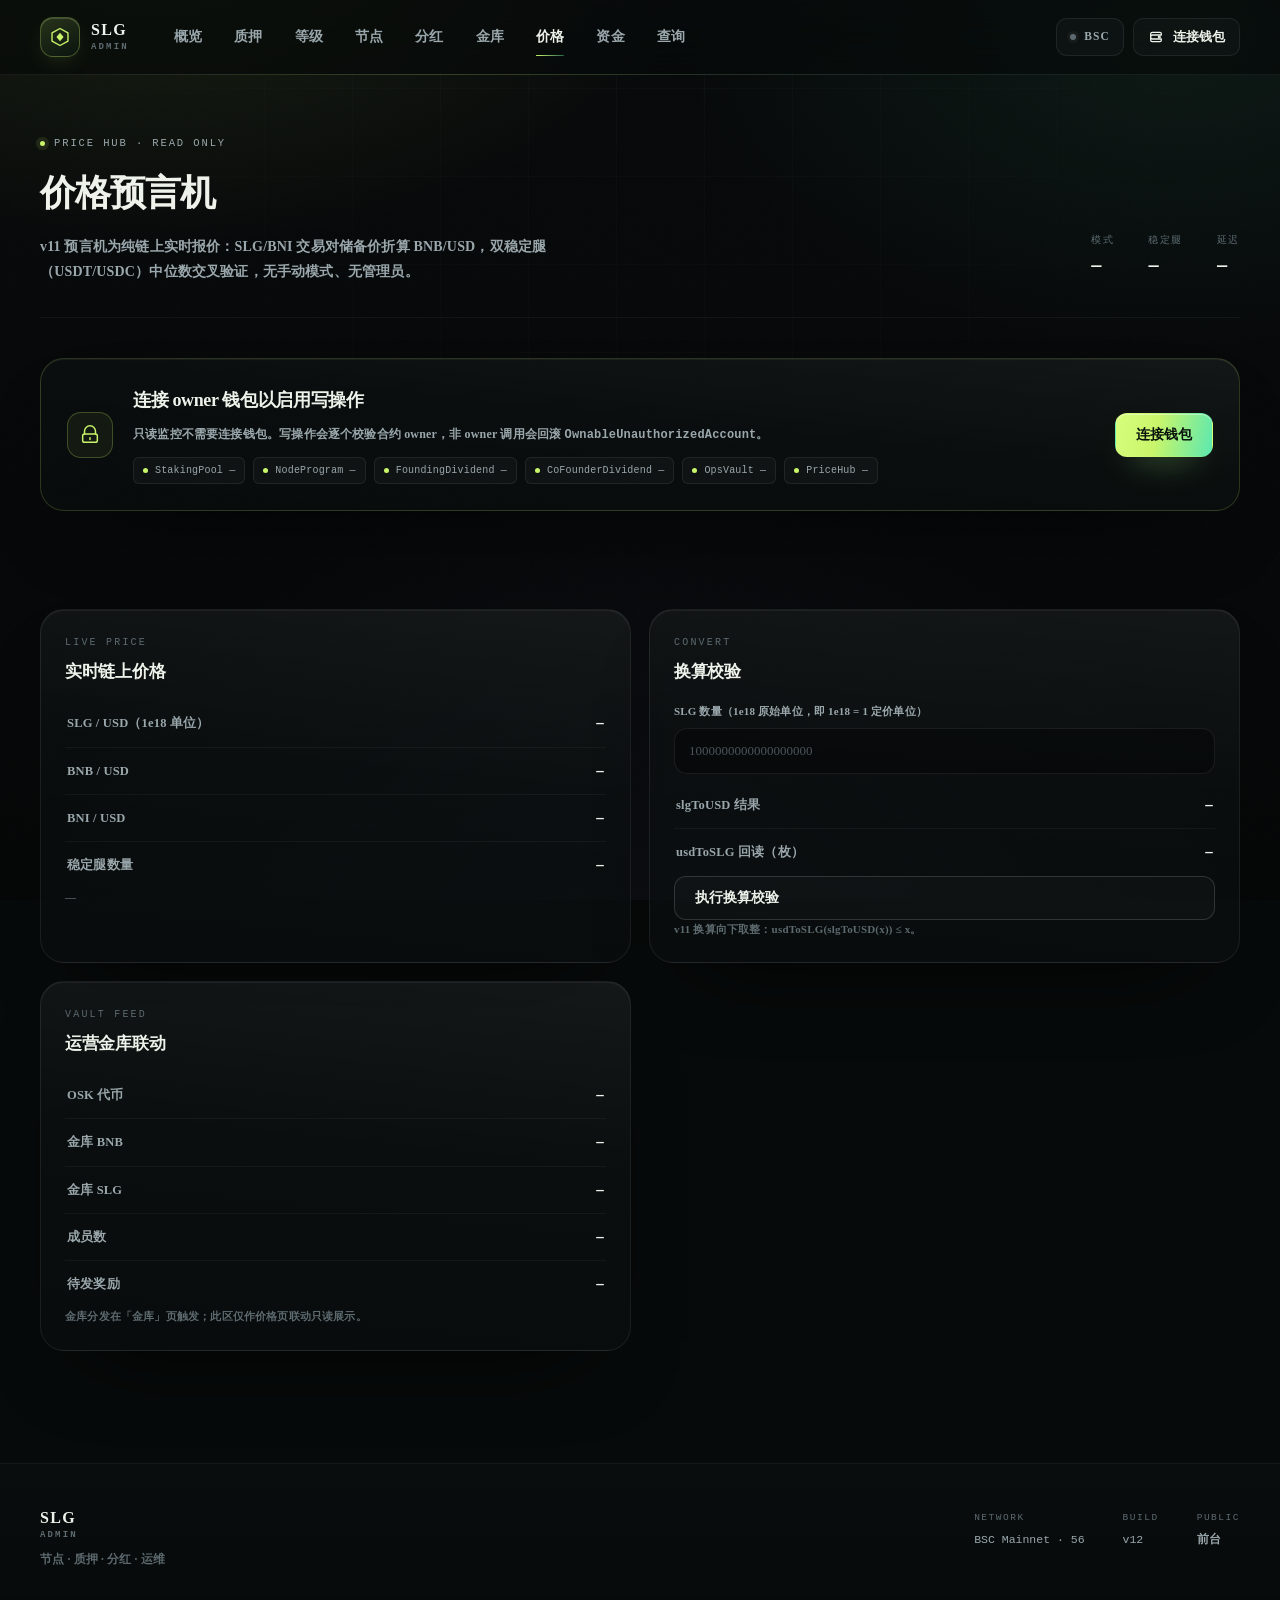
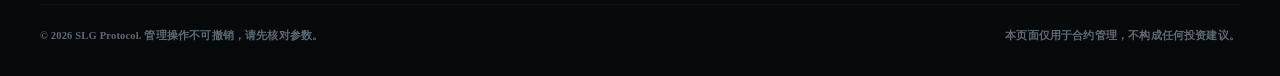
<file: admin/oracle.html>
﻿<!DOCTYPE html>
<html lang="zh-CN" class="no-js">
<head>
<meta charset="UTF-8" />
<meta name="viewport" content="width=device-width, initial-scale=1.0, viewport-fit=cover" />
<meta name="description" content="SLG Protocol 管理后台 · 价格预言机" />
<title>SLG Protocol · 价格预言机</title>
<link rel="icon" href="data:image/svg+xml,%3Csvg xmlns='http://www.w3.org/2000/svg' viewBox='0 0 32 32'%3E%3Crect width='32' height='32' rx='8' fill='%23070a0a'/%3E%3Cpath d='M16 5 26 10.7v10.6L16 27 6 21.3V10.7z' fill='none' stroke='%23c9f56a' stroke-width='1.8'/%3E%3Cpath d='M16 12.4 20 16l-4 3.6L12 16z' fill='%23c9f56a'/%3E%3C/svg%3E" />
<meta name="theme-color" content="#070a0a" />
<meta http-equiv="Content-Security-Policy" content="default-src 'self'; script-src 'self'; style-src 'self' 'unsafe-inline'; img-src 'self' data:; font-src 'self'; connect-src https://bsc.mytokenpocket.vip https://rpc-bsc.48.club https://bsc-dataseed.bnbchain.org https://bsc-dataseed1.bnbchain.org https://bsc-dataseed2.bnbchain.org https://bsc-dataseed3.bnbchain.org https://bsc-dataseed4.bnbchain.org https://bsc-dataseed2.defibit.io https://bsc-dataseed3.defibit.io https://bsc-dataseed4.defibit.io https://bsc-dataseed.defibit.io https://bsc-dataseed.ninicoin.io https://bsc-rpc.publicnode.com https://bsc.publicnode.com https://bsc-dataseed-public.bnbchain.org https://bsc.nodereal.io https://bsc-dataseed.nariox.org https://1rpc.io/bnb https://bnb-mainnet.g.alchemy.com https://bsc.api.pocket.network https://bsc.meowrpc.com https://public-bsc.nownodes.io https://bsc-mainnet.public.blastapi.io; base-uri 'none'; form-action 'none'; object-src 'none'" />
<link rel="stylesheet" href="admin.css" />
<meta name="robots" content="noindex,nofollow" />
</head>
<body data-page="oracle">

<div class="atmos" aria-hidden="true"></div>
<div class="grain" aria-hidden="true"></div>

<header class="topbar">
  <div class="wrap topbar-inner">
    <a class="brand" href="index.html" aria-label="SLG Protocol">
      <span class="brand-mark">
        <svg viewBox="0 0 24 24" aria-hidden="true"><path d="M12 2.7 20.7 7.6v8.8L12 21.3 3.3 16.4V7.6z"/><path class="solid" d="M12 7.4 15.9 12 12 16.6 8.1 12z"/></svg>
      </span>
      <span class="brand-text">SLG<em>ADMIN</em></span>
    </a>
    <nav class="nav">
      <a href="index.html">概览</a>
      <a href="params.html">质押</a>
      <a href="levels.html">等级</a>
      <a href="nodes.html">节点</a>
      <a href="dividends.html">分红</a>
      <a href="vault.html">金库</a>
      <a href="oracle.html" class="is-active">价格</a>
      <a href="funds.html">资金</a>
      <a href="lookup.html">查询</a>
    </nav>
    <div class="wallet">
      <span class="chain-pill" id="chainPill" title="当前网络"><i class="dot"></i><span id="chainName">BSC</span></span>
      <button class="btn btn-ghost btn-sm" id="connectBtn" type="button">
        <svg viewBox="0 0 24 24" class="ico" aria-hidden="true"><path d="M4 7.5A2.5 2.5 0 0 1 6.5 5H18a2 2 0 0 1 2 2v2H7a3 3 0 0 0 0 6h13v2a2 2 0 0 1-2 2H6.5A2.5 2.5 0 0 1 4 16.5v-9Z"/><circle cx="17" cy="12" r="1.4"/></svg>
        <span id="connectBtnText">连接钱包</span>
      </button>
    </div>
  </div>
</header>

<main>

  <section class="wrap page-head">
    <div class="page-head-copy">
      <span class="kicker"><i></i>PRICE HUB · READ ONLY</span>
      <h1>价格预言机</h1>
      <p>v11 预言机为纯链上实时报价：SLG/BNI 交易对储备价折算 BNB/USD，双稳定腿（USDT/USDC）中位数交叉验证，无手动模式、无管理员。</p>
    </div>
    <div class="page-head-side">
      <div class="head-metric"><span>模式</span><b id="oracleMode">—</b></div>
      <div class="head-metric"><span>稳定腿</span><b id="oracleStableCount">—</b></div>
      <div class="head-metric"><span>延迟</span><b id="oracleDelay">—</b></div>
    </div>
  </section>

  <section class="wrap section tight" id="gateCard" hidden></section>

  <section class="wrap section tight">
    <div class="admin-cols">

      <article class="card">
        <span class="eyebrow">LIVE PRICE</span>
        <h3 class="card-title">实时链上价格</h3>
        <div class="data-list">
          <div class="data-row"><span>SLG / USD（1e18 单位）</span><b id="oracleSlg">—</b></div>
          <div class="data-row"><span>BNB / USD</span><b id="oracleBnb">—</b></div>
          <div class="data-row"><span>BNI / USD</span><b id="oracleBni">—</b></div>
          <div class="data-row"><span>稳定腿数量</span><b id="oracleStableCount2">—</b></div>
        </div>
        <p class="micro-note" id="oracleHint">—</p>
      </article>

      <article class="card">
        <span class="eyebrow">CONVERT</span>
        <h3 class="card-title">换算校验</h3>
        <label class="field"><span>SLG 数量（1e18 原始单位，即 1e18 = 1 定价单位）</span><input id="inConvertSlg" type="text" inputmode="decimal" placeholder="1000000000000000000" /></label>
        <div class="data-list" style="margin-top:10px">
          <div class="data-row"><span>slgToUSD 结果</span><b id="oracleToUsd">—</b></div>
          <div class="data-row"><span>usdToSLG 回读（枚）</span><b id="oracleToSlg">—</b></div>
        </div>
        <button class="btn btn-outline btn-block" id="btnConvert" type="button">执行换算校验</button>
        <p class="micro-note">v11 换算向下取整：usdToSLG(slgToUSD(x)) ≤ x。</p>
      </article>

      <article class="card">
        <span class="eyebrow">VAULT FEED</span>
        <h3 class="card-title">运营金库联动</h3>
        <div class="data-list">
          <div class="data-row"><span>OSK 代币</span><b id="oracleOskVault" class="mono">—</b></div>
          <div class="data-row"><span>金库 BNB</span><b id="oracleVaultBnb">—</b></div>
          <div class="data-row"><span>金库 SLG</span><b id="oracleVaultSlg">—</b></div>
          <div class="data-row"><span>成员数</span><b id="oracleVaultMembers">—</b></div>
          <div class="data-row"><span>待发奖励</span><b id="oracleVaultPending">—</b></div>
        </div>
        <p class="micro-note">金库分发在「金库」页触发；此区仅作价格页联动只读展示。</p>
      </article>

    </div>
  </section>

</main>

<footer class="footer">
  <div class="wrap footer-inner">
    <div class="footer-brand">
      <span class="brand-text">SLG<em>ADMIN</em></span>
      <p>节点 · 质押 · 分红 · 运维</p>
    </div>
    <div class="footer-meta">
      <span>Network <b>BSC Mainnet · 56</b></span>
      <span>Build <b id="footerVersion">—</b></span>
      <span>Public <b><a href="../index.html">前台</a></b></span>
    </div>
  </div>
  <div class="wrap footer-bottom">
    <span>© 2026 SLG Protocol. 管理操作不可撤销，请先核对参数。</span>
    <span>本页面仅用于合约管理，不构成任何投资建议。</span>
  </div>
</footer>

<div class="toasts" id="toasts" aria-live="polite" aria-atomic="true"></div>

<script src="ethers.umd.min.js"></script>
<script src="config.js?v=21"></script>
<script src="admin.js?v=21"></script>
</body>
</html>
</file>
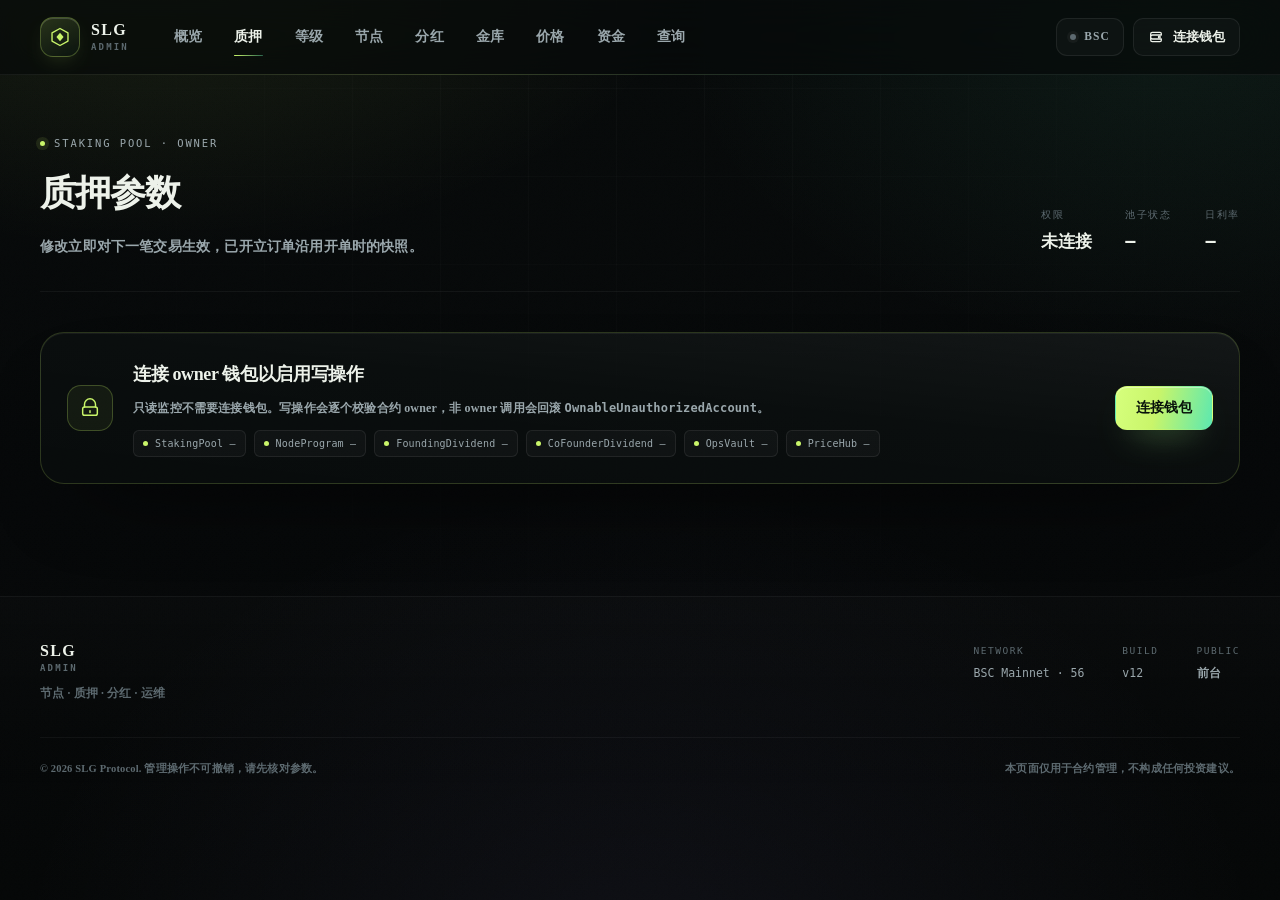
<file: admin/params.html>
﻿<!DOCTYPE html>
<html lang="zh-CN" class="no-js">
<head>
<meta charset="UTF-8" />
<meta name="viewport" content="width=device-width, initial-scale=1.0, viewport-fit=cover" />
<meta name="description" content="SLG Protocol 管理后台 · 质押参数" />
<title>SLG Protocol · 质押参数</title>
<link rel="icon" href="data:image/svg+xml,%3Csvg xmlns='http://www.w3.org/2000/svg' viewBox='0 0 32 32'%3E%3Crect width='32' height='32' rx='8' fill='%23070a0a'/%3E%3Cpath d='M16 5 26 10.7v10.6L16 27 6 21.3V10.7z' fill='none' stroke='%23c9f56a' stroke-width='1.8'/%3E%3Cpath d='M16 12.4 20 16l-4 3.6L12 16z' fill='%23c9f56a'/%3E%3C/svg%3E" />
<meta name="theme-color" content="#070a0a" />
<meta http-equiv="Content-Security-Policy" content="default-src 'self'; script-src 'self'; style-src 'self' 'unsafe-inline'; img-src 'self' data:; font-src 'self'; connect-src https://bsc.mytokenpocket.vip https://rpc-bsc.48.club https://bsc-dataseed.bnbchain.org https://bsc-dataseed1.bnbchain.org https://bsc-dataseed2.bnbchain.org https://bsc-dataseed3.bnbchain.org https://bsc-dataseed4.bnbchain.org https://bsc-dataseed2.defibit.io https://bsc-dataseed3.defibit.io https://bsc-dataseed4.defibit.io https://bsc-dataseed.defibit.io https://bsc-dataseed.ninicoin.io https://bsc-rpc.publicnode.com https://bsc.publicnode.com https://bsc-dataseed-public.bnbchain.org https://bsc.nodereal.io https://bsc-dataseed.nariox.org https://1rpc.io/bnb https://bnb-mainnet.g.alchemy.com https://bsc.api.pocket.network https://bsc.meowrpc.com https://public-bsc.nownodes.io https://bsc-mainnet.public.blastapi.io; base-uri 'none'; form-action 'none'; object-src 'none'" />
<link rel="stylesheet" href="admin.css" />
<meta name="robots" content="noindex,nofollow" />
</head>
<body data-page="params">

<div class="atmos" aria-hidden="true"></div>
<div class="grain" aria-hidden="true"></div>

<header class="topbar">
  <div class="wrap topbar-inner">
    <a class="brand" href="index.html" aria-label="SLG Protocol">
      <span class="brand-mark">
        <svg viewBox="0 0 24 24" aria-hidden="true"><path d="M12 2.7 20.7 7.6v8.8L12 21.3 3.3 16.4V7.6z"/><path class="solid" d="M12 7.4 15.9 12 12 16.6 8.1 12z"/></svg>
      </span>
      <span class="brand-text">SLG<em>ADMIN</em></span>
    </a>
    <nav class="nav">
      <a href="index.html">概览</a>
      <a href="params.html" class="is-active">质押</a>
      <a href="levels.html">等级</a>
      <a href="nodes.html">节点</a>
      <a href="dividends.html">分红</a>
      <a href="vault.html">金库</a>
      <a href="oracle.html">价格</a>
      <a href="funds.html">资金</a>
      <a href="lookup.html">查询</a>
    </nav>
    <div class="wallet">
      <span class="chain-pill" id="chainPill" title="当前网络"><i class="dot"></i><span id="chainName">BSC</span></span>
      <button class="btn btn-ghost btn-sm" id="connectBtn" type="button">
        <svg viewBox="0 0 24 24" class="ico" aria-hidden="true"><path d="M4 7.5A2.5 2.5 0 0 1 6.5 5H18a2 2 0 0 1 2 2v2H7a3 3 0 0 0 0 6h13v2a2 2 0 0 1-2 2H6.5A2.5 2.5 0 0 1 4 16.5v-9Z"/><circle cx="17" cy="12" r="1.4"/></svg>
        <span id="connectBtnText">连接钱包</span>
      </button>
    </div>
  </div>
</header>

<main>

  <section class="wrap page-head">
    <div class="page-head-copy">
      <span class="kicker"><i></i>STAKING POOL · OWNER</span>
      <h1>质押参数</h1>
      <p>修改立即对下一笔交易生效，已开立订单沿用开单时的快照。</p>
    </div>
    <div class="page-head-side">
      <div class="head-metric"><span>权限</span><b id="hpRole">未连接</b></div>
      <div class="head-metric"><span>池子状态</span><b id="hpPoolState">—</b></div>
      <div class="head-metric"><span>日利率</span><b id="hpDaily">—</b></div>
    </div>
  </section>

  <section class="wrap section tight" id="gateCard" hidden></section>

  <section class="wrap section tight owner-block" data-owner="pool" hidden>
    <div class="admin-cols">

      <article class="card">
        <span class="eyebrow">LIMITS</span>
        <h3 class="card-title">入金区间（USD）</h3>
        <div class="form-grid two">
          <label class="field"><span>最低入金</span><input id="inMinStake" type="text" inputmode="decimal" placeholder="1" /></label>
          <label class="field"><span>最高入金</span><input id="inMaxStake" type="text" inputmode="decimal" placeholder="10000" /></label>
        </div>
        <button class="btn btn-outline btn-block" id="btnSetStakeLimits" type="button" data-action>写入区间</button>
        <p class="micro-note">约束：最高必须大于最低，均以 1e18 精度写入。</p>
      </article>

      <article class="card">
        <span class="eyebrow">RATES</span>
        <h3 class="card-title">利率与出局倍数</h3>
        <div class="form-grid two">
          <label class="field">
            <span>日利率（bps）</span>
            <input id="inDailyRate" type="text" inputmode="numeric" placeholder="70" />
            <span class="field-hint" id="rateCapHint">链上利率上限 —</span>
          </label>
          <label class="field">
            <span>单轮释放（产出）</span>
            <input id="perRoundRate" type="text" value="—" readonly />
            <span class="field-hint" id="perRoundHint">按天折算到当前轮次</span>
          </label>
        </div>
        <div class="form-grid two">
          <label class="field"><span>出局倍数</span><input id="inExitMultiple" type="text" inputmode="numeric" placeholder="3" /></label>
          <label class="field"><span>BNI bps</span><input id="inBniRate" type="text" inputmode="numeric" placeholder="100" /></label>
        </div>
        <button class="btn btn-outline btn-block" id="btnSetRates" type="button" data-action>写入利率与倍数</button>
        <p class="micro-note" id="rateDeployHint">—</p>
        <p class="micro-note">
          v11 按秒线性计息（0.7%/天 = 70 bps），利率上限为部署时固定的 dailyRateBpsCeiling。
        </p>
      </article>

      <article class="card">
        <span class="eyebrow">SPLIT</span>
        <h3 class="card-title">五桶分配（bps）</h3>
        <div class="form-grid five">
          <label class="field"><span>直推</span><input id="inDirectBps" type="text" inputmode="numeric" placeholder="1000" /></label>
          <label class="field"><span>等级池</span><input id="inLevelBps" type="text" inputmode="numeric" placeholder="6000" /></label>
          <label class="field"><span>运营</span><input id="inOpsBps" type="text" inputmode="numeric" placeholder="1000" /></label>
          <label class="field"><span>创始</span><input id="inFoundingBps" type="text" inputmode="numeric" placeholder="1000" /></label>
          <label class="field"><span>联创</span><input id="inCoFounderBps" type="text" inputmode="numeric" placeholder="1000" /></label>
        </div>
        <div class="sum-hint" id="splitSum">合计 0 / 10000</div>
        <button class="btn btn-outline btn-block" id="btnSetDistribution" type="button" data-action>写入分配</button>
        <p class="micro-note">五项之和必须恰好 10000，且等级池不得低于 V7 比例。</p>
      </article>

      <article class="card">
        <span class="eyebrow">ROUND</span>
        <h3 class="card-title">轮次与出局门槛</h3>
        <div class="form-grid two">
          <label class="field">
            <span>轮次时长（秒）</span>
            <input id="inRoundDuration" type="text" inputmode="numeric" placeholder="432000" />
            <span class="field-hint">60 秒 ~ 365 天</span>
          </label>
          <label class="field">
            <span>出局触发下限（BNB）</span>
            <input id="inTriggerBnb" type="text" inputmode="decimal" placeholder="0.001" />
            <span class="field-hint">(0, 1] BNB</span>
          </label>
        </div>
        <div class="quick-row">
          <button class="btn btn-mini btn-ghost" type="button" data-quick="round" data-value="60">1 分钟</button>
          <button class="btn btn-mini btn-ghost" type="button" data-quick="round" data-value="432000">5 天</button>
        </div>
        <button class="btn btn-outline btn-block" id="btnSetRoundDuration" type="button" data-action>写入轮次</button>
        <button class="btn btn-outline btn-block" id="btnSetTrigger" type="button" data-action>写入触发下限</button>
      </article>

      <article class="card">
        <span class="eyebrow">SLIPPAGE</span>
        <h3 class="card-title">兑换滑点与容差</h3>
        <label class="field"><span>maxSlippageBps</span><input id="inSlippage" type="text" inputmode="numeric" placeholder="300" /></label>
        <button class="btn btn-outline btn-block" id="btnSetSlippage" type="button" data-action>写入滑点</button>
        <div class="data-list" style="margin-top:12px">
          <div class="data-row"><span>当前容差</span><b id="vaultTolerance">—</b></div>
          <div class="data-row"><span>代币税</span><b id="vaultTax">—</b></div>
        </div>
        <label class="field" style="margin-top:10px"><span>兑换容差（bps，≥ 代币税）</span><input id="inTolerance" type="text" inputmode="numeric" placeholder="700" /></label>
        <button class="btn btn-outline btn-block" id="btnSetTolerance" type="button" data-action>写入容差</button>
        <p class="micro-note">容差窗口 700–4000 bps；实际容差 = maxSlippageBps + tokenTaxBps（下限 700）。退出回购按容差判定薄池。</p>
      </article>

      <article class="card">
        <span class="eyebrow">PAUSE</span>
        <h3 class="card-title">暂停 / 恢复质押</h3>
        <div class="data-list">
          <div class="data-row"><span>当前状态</span><b id="paramsPoolState">—</b></div>
          <div class="data-row"><span>待补发利息</span><b id="paramsUnpaid">—</b></div>
        </div>
        <div class="admin-actions">
          <button class="btn btn-soft" id="btnPause" type="button" data-action>暂停</button>
          <button class="btn btn-ghost" id="btnUnpause" type="button" data-action>恢复</button>
        </div>
        <p class="micro-note">暂停只拦截 stake()，claimDeferred() 与节点分红不受影响。</p>
      </article>

    </div>
  </section>

</main>

<footer class="footer">
  <div class="wrap footer-inner">
    <div class="footer-brand">
      <span class="brand-text">SLG<em>ADMIN</em></span>
      <p>节点 · 质押 · 分红 · 运维</p>
    </div>
    <div class="footer-meta">
      <span>Network <b>BSC Mainnet · 56</b></span>
      <span>Build <b id="footerVersion">—</b></span>
      <span>Public <b><a href="../index.html">前台</a></b></span>
    </div>
  </div>
  <div class="wrap footer-bottom">
    <span>© 2026 SLG Protocol. 管理操作不可撤销，请先核对参数。</span>
    <span>本页面仅用于合约管理，不构成任何投资建议。</span>
  </div>
</footer>

<div class="toasts" id="toasts" aria-live="polite" aria-atomic="true"></div>

<script src="ethers.umd.min.js"></script>
<script src="config.js?v=21"></script>
<script src="admin.js?v=21"></script>
</body>
</html>
</file>
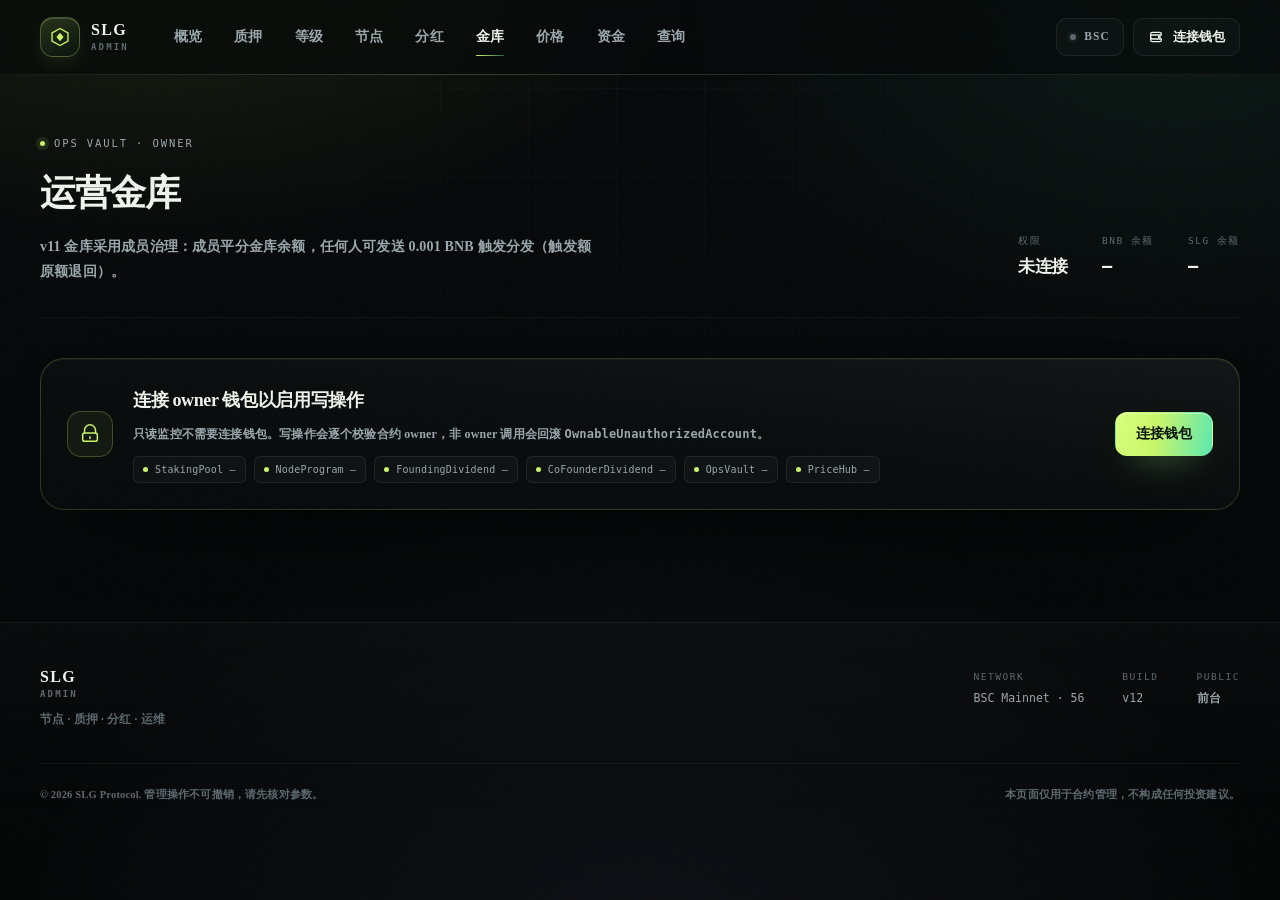
<file: admin/vault.html>
﻿<!DOCTYPE html>
<html lang="zh-CN" class="no-js">
<head>
<meta charset="UTF-8" />
<meta name="viewport" content="width=device-width, initial-scale=1.0, viewport-fit=cover" />
<meta name="description" content="SLG Protocol 管理后台 · 运营金库" />
<title>SLG Protocol · 运营金库</title>
<link rel="icon" href="data:image/svg+xml,%3Csvg xmlns='http://www.w3.org/2000/svg' viewBox='0 0 32 32'%3E%3Crect width='32' height='32' rx='8' fill='%23070a0a'/%3E%3Cpath d='M16 5 26 10.7v10.6L16 27 6 21.3V10.7z' fill='none' stroke='%23c9f56a' stroke-width='1.8'/%3E%3Cpath d='M16 12.4 20 16l-4 3.6L12 16z' fill='%23c9f56a'/%3E%3C/svg%3E" />
<meta name="theme-color" content="#070a0a" />
<meta http-equiv="Content-Security-Policy" content="default-src 'self'; script-src 'self'; style-src 'self' 'unsafe-inline'; img-src 'self' data:; font-src 'self'; connect-src https://bsc.mytokenpocket.vip https://rpc-bsc.48.club https://bsc-dataseed.bnbchain.org https://bsc-dataseed1.bnbchain.org https://bsc-dataseed2.bnbchain.org https://bsc-dataseed3.bnbchain.org https://bsc-dataseed4.bnbchain.org https://bsc-dataseed2.defibit.io https://bsc-dataseed3.defibit.io https://bsc-dataseed4.defibit.io https://bsc-dataseed.defibit.io https://bsc-dataseed.ninicoin.io https://bsc-rpc.publicnode.com https://bsc.publicnode.com https://bsc-dataseed-public.bnbchain.org https://bsc.nodereal.io https://bsc-dataseed.nariox.org https://1rpc.io/bnb https://bnb-mainnet.g.alchemy.com https://bsc.api.pocket.network https://bsc.meowrpc.com https://public-bsc.nownodes.io https://bsc-mainnet.public.blastapi.io; base-uri 'none'; form-action 'none'; object-src 'none'" />
<link rel="stylesheet" href="admin.css" />
<meta name="robots" content="noindex,nofollow" />
</head>
<body data-page="vault">

<div class="atmos" aria-hidden="true"></div>
<div class="grain" aria-hidden="true"></div>

<header class="topbar">
  <div class="wrap topbar-inner">
    <a class="brand" href="index.html" aria-label="SLG Protocol">
      <span class="brand-mark">
        <svg viewBox="0 0 24 24" aria-hidden="true"><path d="M12 2.7 20.7 7.6v8.8L12 21.3 3.3 16.4V7.6z"/><path class="solid" d="M12 7.4 15.9 12 12 16.6 8.1 12z"/></svg>
      </span>
      <span class="brand-text">SLG<em>ADMIN</em></span>
    </a>
    <nav class="nav">
      <a href="index.html">概览</a>
      <a href="params.html">质押</a>
      <a href="levels.html">等级</a>
      <a href="nodes.html">节点</a>
      <a href="dividends.html">分红</a>
      <a href="vault.html" class="is-active">金库</a>
      <a href="oracle.html">价格</a>
      <a href="funds.html">资金</a>
      <a href="lookup.html">查询</a>
    </nav>
    <div class="wallet">
      <span class="chain-pill" id="chainPill" title="当前网络"><i class="dot"></i><span id="chainName">BSC</span></span>
      <button class="btn btn-ghost btn-sm" id="connectBtn" type="button">
        <svg viewBox="0 0 24 24" class="ico" aria-hidden="true"><path d="M4 7.5A2.5 2.5 0 0 1 6.5 5H18a2 2 0 0 1 2 2v2H7a3 3 0 0 0 0 6h13v2a2 2 0 0 1-2 2H6.5A2.5 2.5 0 0 1 4 16.5v-9Z"/><circle cx="17" cy="12" r="1.4"/></svg>
        <span id="connectBtnText">连接钱包</span>
      </button>
    </div>
  </div>
</header>

<main>

  <section class="wrap page-head">
    <div class="page-head-copy">
      <span class="kicker"><i></i>OPS VAULT · OWNER</span>
      <h1>运营金库</h1>
      <p>v11 金库采用成员治理：成员平分金库余额，任何人可发送 0.001 BNB 触发分发（触发额原额退回）。</p>
    </div>
    <div class="page-head-side">
      <div class="head-metric"><span>权限</span><b id="hpRole">未连接</b></div>
      <div class="head-metric"><span>BNB 余额</span><b id="vBnb">—</b></div>
      <div class="head-metric"><span>SLG 余额</span><b id="vSlg">—</b></div>
    </div>
  </section>

  <section class="wrap section tight" id="gateCard" hidden></section>

  <section class="wrap section tight owner-block" data-owner="vault" hidden>
    <div class="admin-cols">

      <article class="card">
        <span class="eyebrow">BALANCE</span>
        <h3 class="card-title">金库状态</h3>
        <div class="data-list">
          <div class="data-row"><span>BNB 余额</span><b id="vaultBnb">—</b></div>
          <div class="data-row"><span>SLG 余额</span><b id="vaultSlg">—</b></div>
          <div class="data-row"><span>OSK 代币</span><b id="vaultOsk" class="mono">—</b></div>
          <div class="data-row"><span>成员数</span><b id="vaultMembers">—</b></div>
          <div class="data-row"><span>待发奖励（BNB）</span><b id="vaultPending">—</b></div>
          <div class="data-row"><span>本轮剩余人数</span><b id="vaultRemaining">—</b></div>
          <div class="data-row"><span>每份份额</span><b id="vaultPerShare">—</b></div>
          <div class="data-row"><span>分发状态</span><b id="vaultPausedState">—</b></div>
        </div>
        <div class="admin-actions">
          <button class="btn btn-gold" id="btnTriggerDistribution" type="button" data-action>触发 BNB 分发</button>
          <button class="btn btn-soft" id="btnTriggerToken" type="button" data-action>触发 SLG 分发</button>
        </div>
        <p class="micro-note">触发需附带 0.001 BNB（合约原额退回）；SLG 分发无需附带。分发逐个向成员转账，失败的进入待发奖励。</p>
      </article>

      <article class="card">
        <span class="eyebrow">MEMBERS</span>
        <h3 class="card-title">成员管理（最多 39 人）</h3>
        <label class="field"><span>成员地址</span><input id="inVaultMember" type="text" placeholder="0x…" autocomplete="off" spellcheck="false" /></label>
        <div class="admin-actions">
          <button class="btn btn-outline" id="btnAddMember" type="button" data-action>添加成员</button>
          <button class="btn btn-ghost" id="btnRemoveMember" type="button" data-action>移除成员</button>
        </div>
        <label class="field" style="margin-top:10px"><span>批量添加（逗号/换行分隔）</span><input id="inVaultMembers" type="text" placeholder="0x…, 0x…" autocomplete="off" spellcheck="false" /></label>
        <button class="btn btn-outline btn-block" id="btnAddMembers" type="button" data-action>批量添加成员</button>
        <label class="field" style="margin-top:10px"><span>registrar 地址（空 = 清除）</span><input id="inVaultRegistrar" type="text" placeholder="0x…" autocomplete="off" spellcheck="false" /></label>
        <button class="btn btn-ghost btn-block" id="btnSetMemberRegistrar" type="button" data-action>写入 registrar</button>
        <p class="micro-note">registrar 只能通过 addMemberByRegistrar 添加（收 0.001 BNB 触发费），不能移除。</p>
      </article>

      <article class="card">
        <span class="eyebrow">TOKENS</span>
        <h3 class="card-title">代币白名单</h3>
        <div class="data-list">
          <div class="data-row"><span>当前 OSK</span><b id="vaultOskNow" class="mono">—</b></div>
        </div>
        <label class="field"><span>OSK 代币地址</span><input id="inVaultOsk" type="text" placeholder="0x…" autocomplete="off" spellcheck="false" /></label>
        <button class="btn btn-outline btn-block" id="btnSetOsk" type="button" data-action>写入 OSK（自动加白）</button>
        <label class="field" style="margin-top:10px"><span>白名单代币地址</span><input id="inVaultAllowedToken" type="text" placeholder="0x…" autocomplete="off" spellcheck="false" /></label>
        <label class="field">
          <span>操作</span>
          <select id="inVaultAllowed">
            <option value="true">加入白名单</option>
            <option value="false">移出白名单</option>
          </select>
        </label>
        <button class="btn btn-outline btn-block" id="btnSetAllowed" type="button" data-action>写入白名单</button>
        <p class="micro-note">只有白名单代币可以走 triggerTokenDistribution 分发通道。</p>
      </article>

      <article class="card">
        <span class="eyebrow">RESCUE</span>
        <h3 class="card-title">应急提取</h3>
        <label class="field"><span>收款地址</span><input id="inVaultTo" type="text" placeholder="0x…" autocomplete="off" spellcheck="false" /></label>
        <label class="field">
          <span>资产类型</span>
          <select id="inVaultTokenKind">
            <option value="bnb">BNB（原生币）</option>
            <option value="token">ERC20 代币</option>
          </select>
        </label>
        <label class="field"><span>代币地址（仅 ERC20 时填写）</span><input id="inVaultTokenAddr" type="text" placeholder="0x… token" autocomplete="off" spellcheck="false" /></label>
        <div class="form-grid two">
          <label class="field"><span>BNB 数量</span><input id="inVaultBnb" type="text" inputmode="decimal" placeholder="0.0" /></label>
          <label class="field"><span>SLG 数量</span><input id="inVaultSlg" type="text" inputmode="decimal" placeholder="0.0" /></label>
        </div>
        <button class="btn btn-gold btn-block" id="btnEmergencyWithdraw" type="button" data-action>应急提取</button>
        <p class="micro-note">应急提取直接转出合约余额，会打破「余额 ≥ 待发奖励」的分配假设，仅用于误转入资金回收。请先核对地址。</p>
      </article>

      <article class="card">
        <span class="eyebrow">PAUSE</span>
        <h3 class="card-title">暂停 / 恢复金库</h3>
        <div class="data-list">
          <div class="data-row"><span>当前状态</span><b id="vaultPausedState2">—</b></div>
        </div>
        <div class="admin-actions">
          <button class="btn btn-soft" id="btnVaultPause" type="button" data-action>暂停</button>
          <button class="btn btn-ghost" id="btnVaultUnpause" type="button" data-action>恢复</button>
        </div>
        <p class="micro-note">暂停只拦截触发分发；普通转账与代币入账不受影响。</p>
      </article>

    </div>
  </section>

</main>

<footer class="footer">
  <div class="wrap footer-inner">
    <div class="footer-brand">
      <span class="brand-text">SLG<em>ADMIN</em></span>
      <p>节点 · 质押 · 分红 · 运维</p>
    </div>
    <div class="footer-meta">
      <span>Network <b>BSC Mainnet · 56</b></span>
      <span>Build <b id="footerVersion">—</b></span>
      <span>Public <b><a href="../index.html">前台</a></b></span>
    </div>
  </div>
  <div class="wrap footer-bottom">
    <span>© 2026 SLG Protocol. 管理操作不可撤销，请先核对参数。</span>
    <span>本页面仅用于合约管理，不构成任何投资建议。</span>
  </div>
</footer>

<div class="toasts" id="toasts" aria-live="polite" aria-atomic="true"></div>

<script src="ethers.umd.min.js"></script>
<script src="config.js?v=21"></script>
<script src="admin.js?v=21"></script>
</body>
</html>
</file>
<file: assets/css/style.css>
:root {
  --bg: #070a0a;
  --bg-deep: #050707;
  --ink: #edf2ea;
  --ink-dim: #9aa7ac;
  --ink-faint: #5d6a70;
  --jade: #c9f56a;
  --mint: #5ce8b0;
  --gold: #e8c37a;
  --rose: #ff7f8a;
  --violet: #a99bff;
  --cyan: #6fd6f2;

  --line: rgba(255, 255, 255, 0.075);
  --line-2: rgba(255, 255, 255, 0.145);

  --r-xl: 24px;
  --r-lg: 18px;
  --r-md: 13px;

  --maxw: 1240px;
  --pad: 40px;

  --serif: "STSong", "华文宋体", "STSongti-SC-Bold", "STZhongsong", "华文中宋",
    "Songti SC", "Noto Serif CJK SC", "Source Han Serif SC", "宋体", "SimSun", serif;
  --sans: var(--serif);
  --mono: var(--serif);

  --shadow-lg: 0 40px 90px -50px rgba(0, 0, 0, 0.95);
  --shadow-md: 0 22px 50px -32px rgba(0, 0, 0, 0.9);
  --ease: cubic-bezier(0.22, 1, 0.36, 1);
}

* { box-sizing: border-box; }

html {
  scroll-behavior: smooth;
  scroll-padding-top: 96px;
  -webkit-text-size-adjust: 100%;
}

body {
  margin: 0;
  min-height: 100vh;
  background: var(--bg);
  color: var(--ink);
  font-family: var(--serif);
  font-size: 15.5px;
  font-weight: 700;
  line-height: 1.7;
  letter-spacing: 0.012em;
  -webkit-font-smoothing: antialiased;
  -moz-osx-font-smoothing: grayscale;
  text-rendering: optimizeLegibility;
  overflow-x: hidden;
}

body,
body *,
body *::before,
body *::after,
input,
select,
button,
textarea {
  font-family: var(--serif) !important;
  font-weight: 700 !important;
}

body svg,
body svg * {
  font-family: inherit !important;
}

[hidden] { display: none !important; }
a { color: inherit; text-decoration: none; }
button, input, select { font: inherit; color: inherit; }
button { cursor: pointer; }
::selection { background: rgba(201, 245, 106, 0.28); color: #fff; }

::-webkit-scrollbar { width: 10px; height: 10px; }
::-webkit-scrollbar-track { background: #070a0a; }
::-webkit-scrollbar-thumb {
  background: #1b2324;
  border-radius: 99px;
  border: 2px solid #070a0a;
}
::-webkit-scrollbar-thumb:hover { background: #2a3436; }


.atmos {
  position: fixed;
  inset: 0;
  z-index: -3;
  pointer-events: none;
  background:
    radial-gradient(900px 520px at 12% -8%, rgba(201, 245, 106, 0.1), transparent 62%),
    radial-gradient(760px 480px at 92% 4%, rgba(92, 232, 176, 0.07), transparent 66%),
    radial-gradient(900px 700px at 50% 108%, rgba(169, 155, 255, 0.06), transparent 70%),
    linear-gradient(180deg, #070a0a 0%, #060809 55%, #050707 100%);
}

.atmos::before {
  content: "";
  position: absolute;
  inset: 0;
  background-image:
    linear-gradient(rgba(255, 255, 255, 0.026) 1px, transparent 1px),
    linear-gradient(90deg, rgba(255, 255, 255, 0.026) 1px, transparent 1px);
  background-size: 88px 88px;
  mask-image: radial-gradient(circle at 50% 6%, rgba(0, 0, 0, 0.9), transparent 68%);
  -webkit-mask-image: radial-gradient(circle at 50% 6%, rgba(0, 0, 0, 0.9), transparent 68%);
}

.grain {
  position: fixed;
  inset: 0;
  z-index: -2;
  pointer-events: none;
  opacity: 0.05;
  background-image: url("data:image/svg+xml;charset=utf-8,%3Csvg xmlns='http://www.w3.org/2000/svg' width='140' height='140'%3E%3Cfilter id='n'%3E%3CfeTurbulence type='fractalNoise' baseFrequency='0.85' numOctaves='3' stitchTiles='stitch'/%3E%3C/filter%3E%3Crect width='140' height='140' filter='url(%23n)' opacity='0.55'/%3E%3C/svg%3E");
  mix-blend-mode: overlay;
}


.wrap {
  width: min(var(--maxw), calc(100% - var(--pad) * 2));
  margin-inline: auto;
}

main { display: block; }


.topbar {
  position: sticky;
  top: 0;
  z-index: 60;
  border-bottom: 1px solid rgba(255, 255, 255, 0.055);
  background: rgba(7, 10, 10, 0.7);
  backdrop-filter: blur(20px) saturate(140%);
  -webkit-backdrop-filter: blur(20px) saturate(140%);
}

.topbar::after {
  content: "";
  position: absolute;
  left: 0;
  right: 0;
  bottom: -1px;
  height: 1px;
  background: linear-gradient(
    90deg,
    transparent,
    rgba(201, 245, 106, 0.28),
    rgba(92, 232, 176, 0.12),
    transparent
  );
  opacity: 0.65;
}

.topbar-inner {
  display: flex;
  align-items: center;
  gap: 34px;
  height: 74px;
}

.brand { display: inline-flex; align-items: center; gap: 11px; flex: none; }

.brand-mark {
  position: relative;
  display: grid;
  place-items: center;
  width: 40px;
  height: 40px;
  border-radius: 13px;
  background: linear-gradient(155deg, rgba(201, 245, 106, 0.16), rgba(92, 232, 176, 0.03));
  border: 1px solid rgba(201, 245, 106, 0.28);
  box-shadow: inset 0 1px 0 rgba(255, 255, 255, 0.16), 0 8px 24px -14px rgba(201, 245, 106, 0.8);
}

.brand-mark svg {
  width: 22px;
  height: 22px;
  color: var(--jade);
  fill: none;
  stroke: currentColor;
  stroke-width: 1.5;
  stroke-linejoin: round;
}
.brand-mark svg .solid { fill: var(--jade); stroke: none; }
.brand-mark::after {
  content: "";
  position: absolute;
  inset: -4px;
  border-radius: 16px;
  border: 1px solid rgba(201, 245, 106, 0.1);
  pointer-events: none;
}

.brand-text {
  display: flex;
  flex-direction: column;
  line-height: 1.05;
  font-size: 16px;
  font-weight: 750;
  letter-spacing: 0.08em;
}
.brand-text em {
  font-style: normal;
  font-family: var(--mono);
  font-size: 9px;
  letter-spacing: 0.24em;
  color: var(--ink-faint);
  margin-top: 4px;
  font-weight: 500;
}

.nav {
  display: flex;
  align-items: center;
  gap: 2px;
  margin-right: auto;
}

.nav a {
  position: relative;
  padding: 9px 16px;
  border-radius: 10px;
  font-size: 13.5px;
  font-weight: 500;
  color: var(--ink-dim);
  transition: color 0.2s ease, background 0.2s ease;
  white-space: nowrap;
}
.nav a:hover { color: var(--ink); background: rgba(255, 255, 255, 0.045); }
.nav a.is-active { color: var(--ink); }
.nav a.is-active::after {
  content: "";
  position: absolute;
  left: 16px;
  right: 16px;
  bottom: 1px;
  height: 1.5px;
  border-radius: 2px;
  background: linear-gradient(90deg, var(--jade), rgba(92, 232, 176, 0.4));
}

.wallet { display: flex; align-items: center; gap: 9px; flex: none; }

.chain-pill {
  display: inline-flex;
  align-items: center;
  gap: 8px;
  height: 38px;
  padding: 0 13px;
  border-radius: 11px;
  border: 1px solid var(--line);
  background: rgba(255, 255, 255, 0.028);
  font-size: 11.5px;
  letter-spacing: 0.1em;
  color: var(--ink-dim);
  font-family: var(--mono);
}
.chain-pill .dot {
  width: 6px;
  height: 6px;
  border-radius: 50%;
  background: var(--ink-faint);
  box-shadow: 0 0 0 3px rgba(255, 255, 255, 0.04);
  transition: background 0.2s ease, box-shadow 0.2s ease;
}
.chain-pill.ok .dot {
  background: var(--mint);
  box-shadow: 0 0 0 3px rgba(92, 232, 176, 0.14), 0 0 12px rgba(92, 232, 176, 0.7);
}
.chain-pill.bad .dot {
  background: var(--gold);
  box-shadow: 0 0 0 3px rgba(232, 195, 122, 0.16);
}


.btn {
  position: relative;
  display: inline-flex;
  align-items: center;
  justify-content: center;
  gap: 9px;
  height: 44px;
  padding: 0 20px;
  border-radius: 12px;
  border: 1px solid transparent;
  background: transparent;
  font-size: 14px;
  font-weight: 620;
  letter-spacing: 0.01em;
  white-space: nowrap;
  transition: transform 0.18s var(--ease), box-shadow 0.24s ease, background 0.2s ease,
    border-color 0.2s ease, opacity 0.2s ease, color 0.2s ease;
}
.btn:hover:not(:disabled) { transform: translateY(-1.5px); }
.btn:active:not(:disabled) { transform: translateY(0); }
.btn:disabled { opacity: 0.4; cursor: not-allowed; }

.btn .ico {
  width: 16px;
  height: 16px;
  fill: none;
  stroke: currentColor;
  stroke-width: 1.9;
  stroke-linecap: round;
  stroke-linejoin: round;
}

.btn-sm { height: 38px; padding: 0 14px; font-size: 13px; border-radius: 10px; }
.btn-tall { height: 54px; font-size: 15px; border-radius: 14px; }
.btn-block { width: 100%; }
.btn-mini { height: 30px; padding: 0 12px; font-size: 12px; border-radius: 8px; letter-spacing: 0.02em; }

.btn-primary {
  background: linear-gradient(102deg, #d6ff7d 0%, var(--jade) 42%, var(--mint) 100%);
  color: #08120b;
  box-shadow: inset 0 1px 0 rgba(255, 255, 255, 0.4), 0 16px 34px -18px rgba(160, 255, 140, 0.8);
}
.btn-primary:hover:not(:disabled) {
  box-shadow: inset 0 1px 0 rgba(255, 255, 255, 0.5), 0 20px 42px -16px rgba(160, 255, 140, 0.85);
}

.btn-gold {
  background: linear-gradient(102deg, #f4d79c, var(--gold));
  color: #1d1503;
  box-shadow: inset 0 1px 0 rgba(255, 255, 255, 0.42), 0 16px 34px -20px rgba(232, 195, 122, 0.85);
}

.btn-outline {
  border-color: var(--line-2);
  background: rgba(255, 255, 255, 0.022);
  color: var(--ink);
}
.btn-outline:hover:not(:disabled) {
  background: rgba(255, 255, 255, 0.06);
  border-color: rgba(255, 255, 255, 0.26);
}

.btn-ghost {
  border-color: var(--line);
  background: rgba(255, 255, 255, 0.026);
  color: var(--ink);
}
.btn-ghost:hover:not(:disabled) { background: rgba(255, 255, 255, 0.065); border-color: var(--line-2); }

.btn-soft {
  border-color: rgba(201, 245, 106, 0.22);
  background: rgba(201, 245, 106, 0.075);
  color: var(--jade);
}
.btn-soft:hover:not(:disabled) { background: rgba(201, 245, 106, 0.13); }

.btn.is-loading { pointer-events: none; }
.btn.is-loading .btn-label { opacity: 0.3; }
.btn.is-loading::after {
  content: "";
  width: 15px;
  height: 15px;
  border-radius: 50%;
  border: 1.8px solid currentColor;
  border-right-color: transparent;
  animation: spin 0.7s linear infinite;
}
@keyframes spin { to { transform: rotate(360deg); } }

.btn-block { justify-content: flex-start; }
.btn-block .btn-label { margin-right: auto; }
.btn-block .btn-amount,
.btn-block .btn-step {
  font-family: var(--mono);
  font-size: 11.5px;
  font-weight: 500;
  letter-spacing: 0;
  opacity: 0.7;
}

.icon-btn {
  display: grid;
  place-items: center;
  width: 34px;
  height: 34px;
  border-radius: 10px;
  border: 1px solid var(--line);
  background: rgba(255, 255, 255, 0.028);
  color: var(--ink-dim);
  transition: color 0.2s, background 0.2s, border-color 0.2s;
}
.icon-btn:hover { color: var(--ink); background: rgba(255, 255, 255, 0.07); border-color: var(--line-2); }
.icon-btn .ico {
  width: 15px;
  height: 15px;
  fill: none;
  stroke: currentColor;
  stroke-width: 1.9;
  stroke-linecap: round;
  stroke-linejoin: round;
}
.icon-btn.is-loading .ico { animation: spin 0.85s linear infinite; }

.link-btn {
  border: 0;
  background: none;
  padding: 0;
  font-size: 11.5px;
  font-weight: 600;
  color: var(--jade);
  letter-spacing: 0.02em;
}
.link-btn:hover { text-decoration: underline; }
.link-btn:disabled { color: var(--ink-faint); cursor: not-allowed; text-decoration: none; }


.eyebrow {
  display: block;
  font-family: var(--mono);
  font-size: 10px;
  letter-spacing: 0.22em;
  text-transform: uppercase;
  color: var(--ink-faint);
}

.kicker {
  display: inline-flex;
  align-items: center;
  gap: 9px;
  font-family: var(--mono);
  font-size: 10.5px;
  letter-spacing: 0.18em;
  text-transform: uppercase;
  color: var(--ink-dim);
}
.kicker i {
  width: 5px;
  height: 5px;
  border-radius: 50%;
  background: var(--jade);
  box-shadow: 0 0 0 4px rgba(201, 245, 106, 0.1);
  animation: pulse 2.6s ease-in-out infinite;
}
@keyframes pulse {
  0%, 100% { box-shadow: 0 0 0 3px rgba(201, 245, 106, 0.12), 0 0 0 rgba(201, 245, 106, 0); }
  50% { box-shadow: 0 0 0 6px rgba(201, 245, 106, 0.02), 0 0 14px rgba(201, 245, 106, 0.5); }
}

.grad {
  background: linear-gradient(96deg, var(--jade) 6%, var(--mint) 58%, var(--cyan) 100%);
  -webkit-background-clip: text;
  background-clip: text;
  color: transparent;
}

.mono { font-family: var(--mono); }


.ticker {
  border-bottom: 1px solid rgba(255, 255, 255, 0.05);
  background: linear-gradient(180deg, rgba(255, 255, 255, 0.022), transparent);
}

.ticker-inner {
  display: flex;
  align-items: center;
  height: 52px;
  overflow-x: auto;
  scrollbar-width: none;
}
.ticker-inner::-webkit-scrollbar { display: none; }

.tick {
  display: inline-flex;
  align-items: center;
  gap: 8px;
  padding: 0 22px;
  border-right: 1px solid rgba(255, 255, 255, 0.055);
  white-space: nowrap;
  font-size: 11.5px;
  color: var(--ink-faint);
  font-family: var(--mono);
  letter-spacing: 0.04em;
}
.tick:first-child { padding-left: 0; }
.tick b { color: var(--ink); font-weight: 600; font-size: 12.5px; letter-spacing: -0.01em; }
.tick:last-child { border-right: 0; }

.tick-live {
  display: inline-flex;
  align-items: center;
  gap: 7px;
  margin-left: auto;
  padding-left: 22px;
  padding-right: 0;
  border-right: 0;
  color: var(--ink-dim);
}
.tick-live i {
  width: 5px;
  height: 5px;
  border-radius: 50%;
  background: var(--mint);
  animation: pulse 2.4s ease-in-out infinite;
}


.landing { padding: 92px 0 52px; }

.landing h1 {
  margin: 20px 0 0;
  font-size: clamp(44px, 6.2vw, 78px);
  line-height: 0.98;
  letter-spacing: -0.045em;
  font-weight: 820;
}
.landing h1 small {
  display: block;
  margin-top: 22px;
  font-size: clamp(14px, 1.5vw, 17px);
  font-weight: 500;
  letter-spacing: 0.01em;
  line-height: 1.6;
  color: var(--ink-dim);
}

.lede {
  max-width: 540px;
  margin: 26px 0 0;
  font-size: 14.5px;
  line-height: 1.85;
  color: var(--ink-dim);
}

.entries {
  display: grid;
  grid-template-columns: repeat(3, 1fr);
  gap: 20px;
  padding-bottom: 8px;
}


.page-head {
  display: flex;
  align-items: flex-end;
  justify-content: space-between;
  gap: 48px;
  padding: 54px 0 32px;
  border-bottom: 1px solid rgba(255, 255, 255, 0.05);
}

.page-head-copy { max-width: 660px; }
.page-head h1 {
  margin: 16px 0 0;
  font-size: clamp(20px, 6vw, 36px);
  line-height: 1.25;
  letter-spacing: -0.028em;
  font-weight: 780;
  white-space: nowrap;
}
.page-head p {
  margin: 18px 0 0;
  max-width: 560px;
  color: var(--ink-dim);
  font-size: 14px;
  line-height: 1.85;
}

.page-head-side {
  display: flex;
  gap: 34px;
  flex: none;
  padding-bottom: 4px;
}
.head-metric { display: flex; flex-direction: column; gap: 3px; }
.head-metric span {
  font-family: var(--mono);
  font-size: 9.5px;
  letter-spacing: 0.16em;
  text-transform: uppercase;
  color: var(--ink-faint);
}
.head-metric b {
  font-family: var(--mono);
  font-size: 17px;
  font-weight: 600;
  letter-spacing: -0.02em;
}


.section { padding: 60px 0; }
.section.tight { padding: 42px 0; }

.section-head {
  display: flex;
  align-items: flex-end;
  justify-content: space-between;
  gap: 44px;
  margin-bottom: 28px;
}
.section-head h2 {
  margin: 10px 0 0;
  font-size: clamp(23px, 2.7vw, 31px);
  font-weight: 780;
  letter-spacing: -0.03em;
  line-height: 1.15;
}
.section-head > p {
  max-width: 430px;
  margin: 0;
  font-size: 13px;
  line-height: 1.8;
  color: var(--ink-dim);
}

.section-rule {
  display: flex;
  align-items: center;
  gap: 14px;
  margin-bottom: 26px;
}
.section-rule .idx {
  font-family: var(--mono);
  font-size: 11px;
  letter-spacing: 0.18em;
  color: var(--jade);
  opacity: 0.85;
}
.section-rule .line {
  flex: 1;
  height: 1px;
  background: linear-gradient(90deg, rgba(255, 255, 255, 0.13), rgba(255, 255, 255, 0.02));
}


.card {
  position: relative;
  padding: 28px;
  border: 1px solid var(--line);
  border-radius: var(--r-xl);
  background:
    linear-gradient(186deg, rgba(255, 255, 255, 0.05), rgba(255, 255, 255, 0.012) 46%, rgba(255, 255, 255, 0.004)),
    rgba(9, 13, 13, 0.66);
  box-shadow: var(--shadow-lg), inset 0 1px 0 rgba(255, 255, 255, 0.055);
  transition: border-color 0.24s ease;
}
.card:hover { border-color: rgba(255, 255, 255, 0.12); }
.card-flat { box-shadow: var(--shadow-md), inset 0 1px 0 rgba(255, 255, 255, 0.045); }

.panel-head {
  display: flex;
  align-items: flex-start;
  justify-content: space-between;
  gap: 16px;
}
.panel-head h2,
.card-title {
  margin: 8px 0 0;
  font-size: 18.5px;
  font-weight: 720;
  letter-spacing: -0.018em;
}
.card-title { font-size: 16.5px; margin-top: 7px; }

.tag {
  display: inline-flex;
  align-items: center;
  gap: 6px;
  height: 25px;
  padding: 0 10px;
  border-radius: 7px;
  border: 1px solid var(--line);
  background: rgba(255, 255, 255, 0.04);
  font-size: 10.5px;
  letter-spacing: 0.06em;
  color: var(--ink-dim);
  font-family: var(--mono);
  white-space: nowrap;
}
.tag.live {
  color: var(--mint);
  border-color: rgba(92, 232, 176, 0.28);
  background: rgba(92, 232, 176, 0.07);
}
.tag.warn {
  color: var(--gold);
  border-color: rgba(232, 195, 122, 0.3);
  background: rgba(232, 195, 122, 0.07);
}
.tag.dead {
  color: var(--rose);
  border-color: rgba(255, 127, 138, 0.3);
  background: rgba(255, 127, 138, 0.07);
}
.tag-gold {
  color: var(--gold);
  border-color: rgba(232, 195, 122, 0.28);
  background: rgba(232, 195, 122, 0.07);
}

.micro-note {
  margin: 0;
  font-size: 11px;
  line-height: 1.7;
  color: var(--ink-faint);
}
.panel-note {
  margin: 18px 0 0;
  font-size: 11.5px;
  line-height: 1.75;
  color: var(--ink-faint);
}


.bar {
  position: relative;
  height: 5px;
  border-radius: 99px;
  background: rgba(255, 255, 255, 0.065);
  overflow: hidden;
}
.bar > span {
  display: block;
  width: 0;
  height: 100%;
  border-radius: inherit;
  background: linear-gradient(90deg, var(--jade), var(--mint));
  box-shadow: 0 0 14px rgba(201, 245, 106, 0.45);
  transition: width 0.9s var(--ease);
}
.bar-lg { height: 8px; }
.bar-round { height: 7px; }
.bar-round > span {
  background: linear-gradient(90deg, var(--gold), var(--jade));
  box-shadow: 0 0 14px rgba(232, 195, 122, 0.4);
}


.pillars { display: grid; grid-template-columns: repeat(3, 1fr); gap: 20px; }

.pillar {
  position: relative;
  display: flex;
  flex-direction: column;
  min-height: 262px;
  padding: 28px;
  border-radius: var(--r-xl);
  border: 1px solid var(--line);
  background:
    linear-gradient(186deg, rgba(255, 255, 255, 0.048), rgba(255, 255, 255, 0.008)),
    rgba(9, 13, 13, 0.6);
  box-shadow: var(--shadow-md), inset 0 1px 0 rgba(255, 255, 255, 0.05);
  overflow: hidden;
  transition: transform 0.34s var(--ease), border-color 0.26s ease, box-shadow 0.34s ease;
}
.pillar::before {
  content: "";
  position: absolute;
  inset: 0 0 auto;
  height: 1px;
  background: linear-gradient(90deg, transparent, rgba(201, 245, 106, 0.4), transparent);
  opacity: 0.55;
  transition: opacity 0.3s ease;
}
.pillar:hover {
  transform: translateY(-4px);
  border-color: rgba(201, 245, 106, 0.22);
  box-shadow: var(--shadow-lg), 0 0 0 1px rgba(201, 245, 106, 0.06),
    inset 0 1px 0 rgba(255, 255, 255, 0.08);
}
.pillar:hover::before { opacity: 1; }

.pillar-top { display: flex; align-items: center; justify-content: space-between; }
.pillar-idx {
  font-family: var(--mono);
  font-size: 10.5px;
  letter-spacing: 0.2em;
  color: var(--ink-faint);
}
.pillar-icon {
  display: grid;
  place-items: center;
  width: 34px;
  height: 34px;
  border-radius: 10px;
  border: 1px solid var(--line);
  background: rgba(255, 255, 255, 0.03);
  color: var(--jade);
}
.pillar-icon svg {
  width: 17px;
  height: 17px;
  fill: none;
  stroke: currentColor;
  stroke-width: 1.7;
  stroke-linecap: round;
  stroke-linejoin: round;
}

.pillar h3 { margin: 22px 0 0; font-size: 21px; font-weight: 760; letter-spacing: -0.025em; }
.pillar p { margin: 9px 0 0; font-size: 12.5px; line-height: 1.75; color: var(--ink-dim); }

.pillar-foot {
  display: flex;
  align-items: flex-end;
  justify-content: space-between;
  gap: 16px;
  margin-top: auto;
  padding-top: 24px;
}
.pillar-figure { display: flex; flex-direction: column; gap: 2px; }
.pillar-figure span {
  font-family: var(--mono);
  font-size: 9.5px;
  letter-spacing: 0.14em;
  text-transform: uppercase;
  color: var(--ink-faint);
}
.pillar-figure b { font-family: var(--mono); font-size: 19px; font-weight: 650; letter-spacing: -0.025em; }

.pillar-go {
  display: inline-flex;
  align-items: center;
  gap: 6px;
  font-size: 12px;
  font-weight: 600;
  color: var(--jade);
  opacity: 0.9;
  transition: gap 0.22s ease, opacity 0.22s ease;
}
.pillar:hover .pillar-go { gap: 10px; opacity: 1; }
.pillar-go svg {
  width: 13px;
  height: 13px;
  fill: none;
  stroke: currentColor;
  stroke-width: 2;
  stroke-linecap: round;
  stroke-linejoin: round;
}


.node-grid { display: grid; grid-template-columns: 1fr 1fr; gap: 20px; }

.node-card {
  padding: 30px;
  border-radius: var(--r-xl);
  border: 1px solid var(--line);
  background:
    radial-gradient(120% 80% at 88% -12%, rgba(232, 195, 122, 0.08), transparent 56%),
    linear-gradient(186deg, rgba(255, 255, 255, 0.05), rgba(255, 255, 255, 0.008)),
    rgba(9, 13, 13, 0.66);
  box-shadow: var(--shadow-lg), inset 0 1px 0 rgba(255, 255, 255, 0.06);
}
.node-card.mint {
  background:
    radial-gradient(120% 80% at 88% -12%, rgba(92, 232, 176, 0.08), transparent 56%),
    linear-gradient(186deg, rgba(255, 255, 255, 0.05), rgba(255, 255, 255, 0.008)),
    rgba(9, 13, 13, 0.66);
}

.node-top { display: flex; align-items: flex-start; justify-content: space-between; gap: 24px; }
.node-badge {
  display: inline-block;
  padding: 4px 9px;
  border-radius: 6px;
  font-family: var(--mono);
  font-size: 9.5px;
  letter-spacing: 0.18em;
}
.node-badge.gold {
  color: var(--gold);
  background: rgba(232, 195, 122, 0.09);
  border: 1px solid rgba(232, 195, 122, 0.24);
}
.node-badge.mint {
  color: var(--mint);
  background: rgba(92, 232, 176, 0.09);
  border: 1px solid rgba(92, 232, 176, 0.24);
}

.node-title h3 { margin: 13px 0 5px; font-size: 25px; font-weight: 780; letter-spacing: -0.028em; }
.node-title p { margin: 0; font-size: 12px; color: var(--ink-dim); }

.node-price { text-align: right; flex: none; }
.node-price span { display: block; font-size: 10.5px; color: var(--ink-faint); letter-spacing: 0.08em; }
.node-price b {
  display: block;
  margin-top: 4px;
  font-family: var(--mono);
  font-size: 18px;
  font-weight: 620;
  letter-spacing: -0.02em;
  white-space: nowrap;
}
.node-price small { display: block; margin-top: 3px; font-size: 10px; color: var(--ink-faint); white-space: nowrap; }

.progress-block { margin-top: 26px; }
.progress-head {
  display: flex;
  align-items: baseline;
  justify-content: space-between;
  gap: 12px;
  margin-bottom: 10px;
  font-size: 12px;
  color: var(--ink-dim);
}
.progress-head b { color: var(--ink); font-family: var(--mono); font-weight: 600; }

.node-holdings { display: flex; gap: 10px; margin-top: 22px; }
.holding {
  flex: 1;
  display: flex;
  flex-direction: column;
  gap: 5px;
  padding: 14px 16px;
  border: 1px solid var(--line);
  border-radius: var(--r-md);
  background: rgba(0, 0, 0, 0.24);
}
.holding > span { font-size: 10.5px; color: var(--ink-faint); letter-spacing: 0.03em; }
.holding > b {
  font-family: var(--mono);
  font-size: 14px;
  font-weight: 600;
  letter-spacing: -0.01em;
  line-height: 1.35;
  overflow-wrap: anywhere;
}
.holding .btn { margin-top: 4px; align-self: flex-start; }

.buy-form { margin-top: 24px; padding-top: 22px; border-top: 1px solid rgba(255, 255, 255, 0.06); }


.field { display: flex; flex-direction: column; gap: 7px; }
.field > span,
.field-label {
  display: flex;
  align-items: center;
  justify-content: space-between;
  gap: 10px;
  font-size: 11px;
  letter-spacing: 0.02em;
  color: var(--ink-dim);
}
.field-hint { font-size: 10.5px; color: var(--ink-faint); font-family: var(--mono); }
.field-hint-inline { font-size: 10px; color: var(--gold); font-family: var(--mono); letter-spacing: 0.04em; }

input[type="text"] {
  width: 100%;
  height: 46px;
  padding: 0 14px;
  border-radius: var(--r-md);
  border: 1px solid var(--line);
  background: rgba(0, 0, 0, 0.3);
  color: var(--ink);
  font-family: var(--mono);
  font-size: 13.5px;
  outline: none;
  transition: border-color 0.18s ease, box-shadow 0.18s ease, background 0.18s ease;
}
input[type="text"]::placeholder { color: #4a555b; font-family: var(--sans); font-size: 13px; }
input[type="text"]:focus {
  border-color: rgba(201, 245, 106, 0.45);
  box-shadow: 0 0 0 3px rgba(201, 245, 106, 0.08);
  background: rgba(0, 0, 0, 0.42);
}

.input-wrap {
  display: flex;
  align-items: center;
  gap: 10px;
  padding-right: 14px;
  border: 1px solid var(--line);
  border-radius: var(--r-md);
  background: rgba(0, 0, 0, 0.3);
  transition: border-color 0.18s ease, box-shadow 0.18s ease;
}
.input-wrap:focus-within {
  border-color: rgba(201, 245, 106, 0.45);
  box-shadow: 0 0 0 3px rgba(201, 245, 106, 0.08);
}
.input-wrap input {
  border: 0;
  background: transparent;
  box-shadow: none;
  height: 48px;
  font-size: 15.5px;
}
.input-wrap input:focus { box-shadow: none; background: transparent; }
.input-wrap .unit {
  font-family: var(--mono);
  font-size: 11px;
  letter-spacing: 0.08em;
  color: var(--ink-faint);
  white-space: nowrap;
}
.input-wrap .link-btn { white-space: nowrap; }

.limit-hint { font-size: 11px; color: var(--ink-faint); font-family: var(--mono); letter-spacing: 0.01em; }


.kv-grid {
  display: grid;
  grid-template-columns: 1fr 1fr;
  gap: 1px;
  margin-top: 22px;
  border: 1px solid var(--line);
  border-radius: var(--r-lg);
  overflow: hidden;
  background: var(--line);
}
.kv {
  display: flex;
  flex-direction: column;
  gap: 4px;
  padding: 15px 17px;
  background: #080c0c;
}
.kv span { font-size: 10.5px; color: var(--ink-faint); letter-spacing: 0.02em; }
.kv b { font-family: var(--mono); font-size: 13.5px; font-weight: 600; letter-spacing: -0.012em; }
.kv b.mono { font-size: 11.5px; color: var(--ink-dim); overflow: hidden; text-overflow: ellipsis; }

.data-list { display: flex; flex-direction: column; gap: 2px; margin-top: 22px; }
.data-row {
  display: flex;
  align-items: baseline;
  justify-content: space-between;
  gap: 16px;
  padding: 12px 2px;
  border-bottom: 1px solid rgba(255, 255, 255, 0.045);
  font-size: 12.5px;
  color: var(--ink-dim);
}
.data-row:last-child { border-bottom: 0; }
.data-row b {
  font-family: var(--mono);
  font-size: 12.5px;
  font-weight: 600;
  color: var(--ink);
  letter-spacing: -0.005em;
}


.notice {
  display: flex;
  gap: 11px;
  margin-top: 22px;
  padding: 13px 15px;
  border: 1px solid rgba(232, 195, 122, 0.24);
  border-radius: var(--r-md);
  background: rgba(232, 195, 122, 0.055);
  font-size: 11.5px;
  line-height: 1.65;
  color: #d8c7a2;
}
.notice .ico {
  width: 15px;
  height: 15px;
  flex: none;
  margin-top: 2px;
  fill: none;
  stroke: var(--gold);
  stroke-width: 1.8;
  stroke-linecap: round;
  stroke-linejoin: round;
}
.notice.alert {
  border-color: rgba(255, 127, 138, 0.26);
  background: rgba(255, 127, 138, 0.06);
  color: #e8b7bb;
}
.notice.alert .ico { stroke: var(--rose); }


.board {
  position: relative;
  border: 1px solid var(--line);
  border-radius: var(--r-xl);
  background:
    linear-gradient(186deg, rgba(255, 255, 255, 0.05), rgba(255, 255, 255, 0.012) 46%, rgba(255, 255, 255, 0.004)),
    rgba(9, 13, 13, 0.66);
  box-shadow: var(--shadow-lg), inset 0 1px 0 rgba(255, 255, 255, 0.055);
  overflow: hidden;
}

.board-top {
  display: flex;
  align-items: center;
  gap: 26px;
  padding: 24px 28px;
  border-bottom: 1px solid rgba(255, 255, 255, 0.06);
  background: linear-gradient(180deg, rgba(255, 255, 255, 0.022), transparent);
}

.board-body {
  display: grid;
  grid-template-columns: 1fr 1px 1fr;
}

.board-col { display: flex; flex-direction: column; padding: 28px; min-width: 0; }
.board-col > .cap-block { margin-top: auto; }


.board-divider {
  background: linear-gradient(180deg, transparent, rgba(255, 255, 255, 0.09) 18%, rgba(255, 255, 255, 0.09) 82%, transparent);
}

.col-head { margin-bottom: 20px; }
.col-head h2 {
  margin: 8px 0 0;
  font-size: 17.5px;
  font-weight: 720;
  letter-spacing: -0.018em;
}
.col-head.row {
  display: flex;
  align-items: flex-start;
  justify-content: space-between;
  gap: 16px;
}

.stake-status {
  display: flex;
  align-items: center;
  gap: 14px;
  min-width: 0;
}
.stake-status-text { min-width: 0; }

.round-strip {
  flex: 1;
  min-width: 0;
  max-width: 420px;
  margin-left: auto;
  padding-left: 26px;
  border-left: 1px solid rgba(255, 255, 255, 0.08);
}

.stat-rows { display: flex; flex-direction: column; }

.stat-row {
  display: flex;
  align-items: baseline;
  justify-content: space-between;
  gap: 14px;
  padding: 11px 0;
  border-bottom: 1px solid rgba(255, 255, 255, 0.045);
}
.stat-row:first-child { padding-top: 0; }
.stat-row:last-child { border-bottom: 0; }
.stat-row span { font-size: 11.5px; color: var(--ink-faint); white-space: nowrap; }
.stat-row b {
  font-family: var(--mono);
  font-size: 13px;
  font-weight: 600;
  letter-spacing: -0.01em;
  text-align: right;
  overflow-wrap: anywhere;
}

.board-foot {
  padding: 22px 28px 24px;
  border-top: 1px solid rgba(255, 255, 255, 0.06);
  background: linear-gradient(180deg, rgba(255, 255, 255, 0.014), transparent);
}

.acct-grid {
  display: grid;
  grid-template-columns: repeat(6, 1fr);
  gap: 1px;
  border: 1px solid var(--line);
  border-radius: var(--r-md);
  overflow: hidden;
  background: var(--line);
}
.acct {
  display: flex;
  flex-direction: column;
  gap: 4px;
  padding: 13px 15px;
  background: #080c0c;
  min-width: 0;
}
.acct span { font-size: 10.5px; color: var(--ink-faint); white-space: nowrap; }
.acct b {
  font-family: var(--mono);
  font-size: 12.5px;
  font-weight: 600;
  letter-spacing: -0.01em;
  overflow: hidden;
  text-overflow: ellipsis;
  white-space: nowrap;
}

.board-foot .notice { margin-top: 18px; }

.defer-row {
  display: flex;
  align-items: center;
  justify-content: space-between;
  gap: 14px;
  margin-top: 14px;
  padding: 12px 14px;
  border: 1px solid rgba(232, 195, 122, 0.26);
  border-radius: var(--r-md);
  background: rgba(232, 195, 122, 0.06);
}
.defer-row span { display: block; font-size: 10.5px; color: var(--ink-faint); }
.defer-row b {
  display: block;
  margin-top: 3px;
  font-family: var(--mono);
  font-size: 13.5px;
  font-weight: 700;
  color: var(--gold);
}

.state-dot {
  width: 9px;
  height: 9px;
  border-radius: 50%;
  background: var(--ink-faint);
  flex: none;
  box-shadow: 0 0 0 4px rgba(255, 255, 255, 0.035);
  transition: background 0.25s ease, box-shadow 0.25s ease;
}
.state-dot.active {
  background: var(--jade);
  box-shadow: 0 0 0 4px rgba(201, 245, 106, 0.1), 0 0 18px rgba(201, 245, 106, 0.6);
}
.state-dot.mature {
  background: var(--gold);
  box-shadow: 0 0 0 4px rgba(232, 195, 122, 0.12), 0 0 18px rgba(232, 195, 122, 0.5);
}
.state-dot.exit {
  background: var(--mint);
  box-shadow: 0 0 0 4px rgba(92, 232, 176, 0.12), 0 0 18px rgba(92, 232, 176, 0.55);
}
.stake-status h3 { margin: 5px 0 0; font-size: 19px; font-weight: 740; letter-spacing: -0.02em; white-space: nowrap; overflow: hidden; text-overflow: ellipsis; }
.stake-status .tag { margin-left: 4px; flex: none; }

.round-strip .round-head { margin-bottom: 9px; }
.round-head {
  display: flex;
  align-items: baseline;
  justify-content: space-between;
  gap: 12px;
  margin-bottom: 10px;
  font-size: 11.5px;
  color: var(--ink-dim);
}
.round-head b { font-family: var(--mono); color: var(--ink); font-weight: 600; letter-spacing: -0.01em; }
.round-foot {
  display: flex;
  justify-content: space-between;
  gap: 12px;
  margin-top: 10px;
  font-size: 10.5px;
  color: var(--ink-faint);
  font-family: var(--mono);
}
.round-foot span:last-child { color: var(--gold); }

.stake-form { display: flex; flex-direction: column; flex: 1; gap: 17px; }

.act-pair {
  display: grid;
  grid-template-columns: 1fr 1fr;
  gap: 10px;
  margin-top: auto;
}
.act-pair .btn {
  width: 100%;
  height: 52px;
  justify-content: center;
  border-radius: var(--r-md);
  font-size: 14px;
  letter-spacing: 0.02em;
}



.cap-block { margin-top: 24px; padding-top: 20px; border-top: 1px solid rgba(255, 255, 255, 0.06); }
.cap-head {
  display: flex;
  align-items: baseline;
  justify-content: space-between;
  gap: 12px;
  margin-bottom: 10px;
  font-size: 11.5px;
  color: var(--ink-dim);
}
.cap-head b { font-family: var(--mono); color: var(--ink); font-weight: 600; }
.cap-foot {
  display: flex;
  justify-content: space-between;
  gap: 12px;
  margin-top: 10px;
  font-size: 10.5px;
  color: var(--ink-faint);
}
.cap-foot b { color: var(--ink-dim); font-family: var(--mono); font-weight: 500; }

.account-extra {
  display: grid;
  grid-template-columns: 1fr 1fr;
  gap: 15px 20px;
  margin-top: 22px;
  padding-top: 20px;
  border-top: 1px solid rgba(255, 255, 255, 0.06);
}
.account-extra .kv { padding: 0; background: none; }


.level-layout { display: grid; grid-template-columns: 1.28fr 0.72fr; gap: 20px; align-items: start; }

.level-table { margin-top: 22px; display: flex; flex-direction: column; }

.level-row {
  display: grid;
  grid-template-columns: 58px 1.15fr 1fr 84px;
  align-items: center;
  gap: 12px;
  padding: 13px 14px;
  border-radius: 10px;
  font-size: 12.5px;
  color: var(--ink-dim);
  border: 1px solid transparent;
  transition: background 0.2s ease, border-color 0.2s ease;
}
.level-row + .level-row { margin-top: 2px; }
.level-row:nth-child(even) { background: rgba(255, 255, 255, 0.019); }
.level-row .lv { font-family: var(--mono); font-weight: 600; color: var(--ink); letter-spacing: 0.02em; }
.level-row .need { font-family: var(--mono); font-size: 12px; }
.level-row .rate { font-family: var(--mono); color: var(--mint); font-size: 12.5px; }
.level-row .current { font-size: 10px; text-align: right; letter-spacing: 0.08em; color: var(--ink-faint); }
.level-row.is-current {
  background: rgba(201, 245, 106, 0.06);
  border-color: rgba(201, 245, 106, 0.2);
  color: var(--ink);
}
.level-row.is-current .current { color: var(--jade); }

.level-head {
  font-family: var(--mono);
  font-size: 9.5px;
  letter-spacing: 0.16em;
  text-transform: uppercase;
  color: var(--ink-faint);
  padding: 0 14px 8px;
  border: 0;
  background: none !important;
}
.level-head span:last-child { text-align: right; }

.level-side { display: flex; flex-direction: column; gap: 20px; }

.split-list { list-style: none; margin: 20px 0 0; padding: 0; display: flex; flex-direction: column; gap: 12px; }
.split-list li { display: flex; align-items: center; gap: 10px; font-size: 12.5px; color: var(--ink-dim); }
.split-list li b {
  margin-left: auto;
  font-family: var(--mono);
  font-size: 12.5px;
  color: var(--ink);
  font-weight: 600;
}

.swatch { width: 7px; height: 7px; border-radius: 2px; display: inline-block; flex: none; }
.swatch.lime { background: var(--jade); }
.swatch.mint { background: var(--mint); }
.swatch.cyan { background: var(--cyan); }
.swatch.gold { background: var(--gold); }
.swatch.pink { background: var(--rose); }
.swatch.violet { background: var(--violet); }

.health-list { display: flex; flex-direction: column; gap: 11px; margin-top: 20px; }
.health-row {
  display: flex;
  align-items: baseline;
  justify-content: space-between;
  gap: 14px;
  font-size: 12px;
  color: var(--ink-dim);
}
.health-row b { font-family: var(--mono); color: var(--ink); font-weight: 600; font-size: 12.5px; }
.health-list .bar { margin-top: -2px; }


.flow-grid { display: grid; grid-template-columns: repeat(3, 1fr); gap: 20px; }

.flow-card { padding: 28px; }
.flow-index { font-family: var(--mono); font-size: 10px; letter-spacing: 0.2em; color: var(--jade); opacity: 0.8; }
.flow-card h3 { margin: 12px 0 7px; font-size: 20px; font-weight: 760; letter-spacing: -0.024em; }
.flow-lead { margin: 0; font-size: 12px; line-height: 1.75; color: var(--ink-dim); }

.flow-bars { display: flex; flex-direction: column; gap: 9px; margin: 22px 0 4px; }
.flow-bar {
  position: relative;
  height: 32px;
  border-radius: 8px;
  background: rgba(255, 255, 255, 0.04);
  overflow: hidden;
}
.flow-fill { position: absolute; inset: 0 auto 0 0; width: var(--w); border-radius: 8px; opacity: 0.5; }
.flow-fill.f1 { background: linear-gradient(90deg, #ffa8b8, var(--rose)); }
.flow-fill.f2 { background: linear-gradient(90deg, #f4d79c, var(--gold)); }
.flow-fill.f3 { background: linear-gradient(90deg, var(--jade), var(--mint)); }
.flow-tag {
  position: absolute;
  inset: 0;
  display: flex;
  align-items: center;
  padding: 0 12px;
  font-size: 10px;
  font-family: var(--mono);
  letter-spacing: 0.02em;
  color: var(--ink);
}

.flow-steps { display: grid; grid-template-columns: 1fr 1fr; gap: 8px; margin: 22px 0 4px; }
.step {
  display: flex;
  flex-direction: column;
  gap: 2px;
  padding: 12px 13px;
  border: 1px solid var(--line);
  border-radius: 10px;
  background: rgba(0, 0, 0, 0.22);
}
.step b { font-size: 12px; color: var(--ink); font-weight: 600; }
.step span { font-size: 10.5px; color: var(--ink-faint); }

.rule-list { margin: 20px 0 0; padding: 0; list-style: none; display: flex; flex-direction: column; gap: 9px; }
.rule-list li {
  position: relative;
  padding-left: 15px;
  font-size: 11.5px;
  line-height: 1.65;
  color: var(--ink-faint);
}
.rule-list li::before {
  content: "";
  position: absolute;
  left: 0;
  top: 8px;
  width: 4px;
  height: 4px;
  border-radius: 50%;
  background: rgba(201, 245, 106, 0.5);
}


.risk {
  display: flex;
  gap: 18px;
  padding: 24px 26px;
  border: 1px solid rgba(255, 127, 138, 0.2);
  border-radius: var(--r-lg);
  background: linear-gradient(165deg, rgba(255, 127, 138, 0.055), rgba(255, 127, 138, 0.008));
}
.risk-icon { flex: none; }
.risk-icon .ico {
  width: 20px;
  height: 20px;
  fill: none;
  stroke: var(--rose);
  stroke-width: 1.7;
  stroke-linecap: round;
  stroke-linejoin: round;
}
.risk b { font-size: 13px; letter-spacing: 0.01em; }
.risk p { margin: 7px 0 0; font-size: 11.5px; line-height: 1.85; color: var(--ink-dim); }


.footer {
  margin-top: 72px;
  border-top: 1px solid rgba(255, 255, 255, 0.06);
  background: linear-gradient(180deg, rgba(255, 255, 255, 0.014), transparent);
  padding: 46px 0 32px;
}
.footer-inner { display: flex; justify-content: space-between; gap: 44px; align-items: flex-start; }
.footer-brand p { margin: 10px 0 0; font-size: 11.5px; color: var(--ink-faint); letter-spacing: 0.02em; }
.footer-meta { display: flex; gap: 38px; flex-wrap: wrap; }
.footer-meta span {
  display: flex;
  flex-direction: column;
  gap: 4px;
  font-family: var(--mono);
  font-size: 9.5px;
  letter-spacing: 0.16em;
  text-transform: uppercase;
  color: var(--ink-faint);
}
.footer-meta b {
  font-family: var(--mono);
  font-size: 11.5px;
  font-weight: 500;
  letter-spacing: 0;
  text-transform: none;
  color: var(--ink-dim);
}
.footer-bottom {
  display: flex;
  justify-content: space-between;
  gap: 22px;
  flex-wrap: wrap;
  margin-top: 34px;
  padding-top: 22px;
  border-top: 1px solid rgba(255, 255, 255, 0.045);
  font-size: 10.5px;
  color: var(--ink-faint);
}


.toasts {
  position: fixed;
  top: 90px;
  right: 26px;
  z-index: 100;
  display: flex;
  flex-direction: column;
  gap: 10px;
  width: min(370px, calc(100vw - 40px));
  pointer-events: none;
}

.toast {
  display: flex;
  gap: 12px;
  padding: 14px 16px;
  border: 1px solid var(--line-2);
  border-radius: var(--r-md);
  background: rgba(11, 15, 15, 0.97);
  box-shadow: 0 24px 60px -26px rgba(0, 0, 0, 0.95), inset 0 1px 0 rgba(255, 255, 255, 0.05);
  font-size: 12.5px;
  line-height: 1.55;
  color: var(--ink);
  pointer-events: auto;
  animation: toast-in 0.28s var(--ease);
}
.toast.out { animation: toast-out 0.22s ease forwards; }
.toast .toast-bar { width: 2.5px; border-radius: 2px; background: var(--ink-faint); flex: none; }
.toast.success .toast-bar { background: var(--mint); }
.toast.error .toast-bar { background: var(--rose); }
.toast.info .toast-bar { background: var(--cyan); }
.toast.warn .toast-bar { background: var(--gold); }
.toast-body { flex: 1; min-width: 0; }
.toast-title { font-weight: 650; font-size: 12.5px; }
.toast-msg { margin-top: 3px; font-size: 11.5px; color: var(--ink-dim); word-break: break-word; }

@keyframes toast-in { from { opacity: 0; transform: translateY(-10px) scale(0.985); } }
@keyframes toast-out { to { opacity: 0; transform: translateX(18px); } }


html:not(.no-js) .reveal {
  opacity: 0;
  transform: translateY(18px);
  transition: opacity 0.75s ease, transform 0.75s var(--ease);
}
html:not(.no-js) .reveal.in { opacity: 1; transform: none; }
.no-js .reveal { opacity: 1; transform: none; }


.gate {
  display: flex;
  align-items: center;
  gap: 20px;
  flex-wrap: wrap;
  border-color: rgba(201, 245, 106, 0.18);
}
.gate-icon {
  display: grid;
  place-items: center;
  width: 46px;
  height: 46px;
  flex: none;
  border-radius: 14px;
  border: 1px solid rgba(201, 245, 106, 0.24);
  background: rgba(201, 245, 106, 0.06);
  color: var(--jade);
}
.gate-icon svg {
  width: 22px;
  height: 22px;
  fill: none;
  stroke: currentColor;
  stroke-width: 1.6;
  stroke-linecap: round;
  stroke-linejoin: round;
}
.gate-body { flex: 1; min-width: 240px; }
.gate-body h2 { margin: 0; font-size: 18px; font-weight: 720; letter-spacing: -0.02em; }
.gate-body p { margin: 8px 0 0; font-size: 12px; line-height: 1.7; color: var(--ink-dim); }
.gate-owners { display: flex; flex-wrap: wrap; gap: 8px; margin-top: 12px; }
.owner-chip {
  display: inline-flex;
  align-items: center;
  gap: 7px;
  padding: 4px 9px;
  border-radius: 6px;
  border: 1px solid var(--line);
  background: rgba(255, 255, 255, 0.03);
  font-family: var(--mono);
  font-size: 10px;
  color: var(--ink-dim);
}
.owner-chip i { width: 5px; height: 5px; border-radius: 50%; background: var(--jade); }

.jump-nav {
  display: flex;
  flex-wrap: wrap;
  gap: 8px;
  padding: 18px 0 0;
}
.jump-nav a {
  padding: 6px 12px;
  border-radius: 8px;
  border: 1px solid var(--line);
  background: rgba(255, 255, 255, 0.028);
  font-size: 11.5px;
  color: var(--ink-dim);
  transition: color 0.18s, border-color 0.18s, background 0.18s;
}
.jump-nav a:hover {
  color: var(--ink);
  border-color: rgba(201, 245, 106, 0.28);
  background: rgba(201, 245, 106, 0.06);
}

.head-actions { display: flex; align-items: center; gap: 10px; }

.stat-grid {
  display: grid;
  grid-template-columns: repeat(3, 1fr);
  gap: 1px;
  border: 1px solid var(--line);
  border-radius: var(--r-lg);
  overflow: hidden;
  background: var(--line);
  box-shadow: var(--shadow-md);
}
.stat-tile {
  display: flex;
  flex-direction: column;
  gap: 5px;
  padding: 16px 18px;
  background: linear-gradient(180deg, rgba(13, 18, 18, 0.95), rgba(8, 11, 11, 0.97));
  min-width: 0;
}
.stat-tile span { font-size: 10px; letter-spacing: 0.04em; color: var(--ink-faint); }
.stat-tile b {
  font-family: var(--mono);
  font-size: 14.5px;
  font-weight: 700;
  letter-spacing: -0.015em;
  overflow-wrap: anywhere;
}

.admin-cols {
  display: grid;
  grid-template-columns: repeat(2, 1fr);
  gap: 18px;
  margin-top: 18px;
  align-items: start;
}
.admin-cols .card { padding: 24px; }
.admin-cols .card-title { margin-bottom: 16px; }

.form-grid { display: grid; gap: 12px; }
.form-grid.two { grid-template-columns: 1fr 1fr; }
.form-grid.three { grid-template-columns: repeat(3, 1fr); }
.form-grid.five { grid-template-columns: repeat(5, 1fr); }

.inline-row { display: grid; grid-template-columns: 1fr auto; gap: 10px; align-items: center; }
.inline-row .btn { height: 46px; }

.quick-row { display: flex; gap: 8px; flex-wrap: wrap; align-items: center; margin: 10px 0 12px; }

.sum-hint {
  margin: 10px 0 12px;
  font-family: var(--mono);
  font-size: 11px;
  letter-spacing: 0.02em;
  color: var(--gold);
}

.level-form { display: flex; flex-direction: column; gap: 6px; }
.level-form-head,
.level-form-row {
  display: grid;
  grid-template-columns: 52px 1fr 1fr;
  gap: 12px;
  align-items: center;
}
.level-form-head {
  padding: 0 2px 6px;
  font-family: var(--mono);
  font-size: 9px;
  letter-spacing: 0.16em;
  text-transform: uppercase;
  color: var(--ink-faint);
}
.level-form-row b { font-family: var(--mono); font-size: 12px; color: var(--jade); }
.level-form-row input { height: 42px; }

.txlog { display: flex; flex-direction: column; gap: 6px; margin-top: 14px; }
.txlog-empty { padding: 8px 2px; font-size: 11.5px; color: var(--ink-faint); }
.txlog-item {
  display: grid;
  grid-template-columns: 76px 1fr 1.3fr auto;
  gap: 10px;
  align-items: baseline;
  padding: 9px 12px;
  border: 1px solid var(--line);
  border-radius: 8px;
  background: rgba(0, 0, 0, 0.2);
  font-size: 11.5px;
}
.txlog-item.ok { border-color: rgba(92, 232, 176, 0.18); }
.txlog-item.bad { border-color: rgba(255, 127, 138, 0.22); }
.txlog-time { font-family: var(--mono); font-size: 10px; color: var(--ink-faint); }
.txlog-label { color: var(--ink); }
.txlog-msg { color: var(--ink-dim); overflow-wrap: anywhere; }
.txlog-hash { font-family: var(--mono); font-size: 10px; text-align: right; }
.txlog-hash a { color: var(--jade); }

.danger-card {
  display: flex;
  gap: 24px;
  justify-content: space-between;
  flex-wrap: wrap;
  border-color: rgba(255, 127, 138, 0.18);
}
.danger-actions { display: flex; flex-direction: column; gap: 10px; min-width: 260px; }
.btn.danger { color: var(--rose); border-color: rgba(255, 127, 138, 0.3); }
.btn.danger:hover:not(:disabled) { background: rgba(255, 127, 138, 0.08); }

@media (max-width: 1120px) {
  .entries { grid-template-columns: 1fr; max-width: 640px; }
  .pillars { grid-template-columns: 1fr; }
  .pillar { min-height: 0; }
  .flow-grid { grid-template-columns: 1fr; }

  .board-top {
    flex-direction: column;
    align-items: stretch;
    gap: 18px;
  }
  .round-strip {
    max-width: none;
    margin-left: 0;
    padding-left: 0;
    padding-top: 18px;
    border-left: 0;
    border-top: 1px solid rgba(255, 255, 255, 0.08);
  }
  .board-body { grid-template-columns: 1fr; }
  .board-divider {
    height: 1px;
    background: linear-gradient(
      90deg,
      transparent,
      rgba(255, 255, 255, 0.09) 12%,
      rgba(255, 255, 255, 0.09) 88%,
      transparent
    );
  }

.defer-row {
  display: flex;
  align-items: center;
  justify-content: space-between;
  gap: 14px;
  margin-top: 14px;
  padding: 12px 14px;
  border: 1px solid rgba(232, 195, 122, 0.26);
  border-radius: var(--r-md);
  background: rgba(232, 195, 122, 0.06);
}
.defer-row span { display: block; font-size: 10.5px; color: var(--ink-faint); }
.defer-row b {
  display: block;
  margin-top: 3px;
  font-family: var(--mono);
  font-size: 13.5px;
  font-weight: 700;
  color: var(--gold);
}

}

@media (max-width: 900px) {
  :root { --pad: 24px; }

  .topbar-inner {
    flex-wrap: wrap;
    height: auto;
    padding: 13px 0 9px;
    gap: 10px 14px;
  }
  .brand { margin-right: auto; }
  .nav {
    order: 3;
    width: 100%;
    margin-right: 0;
    gap: 2px;
    overflow-x: auto;
    scrollbar-width: none;
    padding-bottom: 2px;
  }
  .nav::-webkit-scrollbar { display: none; }
  .nav a { padding: 7px 11px; font-size: 12.5px; }
  .nav a.is-active::after { left: 11px; right: 11px; }
  html { scroll-padding-top: 152px; }

  .landing { padding: 54px 0 34px; }
  .landing h1 { font-size: clamp(38px, 11vw, 56px); }

  .page-head {
    flex-direction: column;
    align-items: flex-start;
    gap: 24px;
    padding: 42px 0 28px;
  }
  .page-head-side {
    width: 100%;
    justify-content: space-between;
    gap: 16px;
    flex-wrap: wrap;
  }
  .head-metric b { font-size: 15.5px; }

  .section { padding: 48px 0; }
  .section.tight { padding: 36px 0; }
  .section-head { flex-direction: column; align-items: flex-start; gap: 14px; }
  .section-head > p { max-width: none; }

  .node-grid { grid-template-columns: 1fr; }
  .footer-inner { flex-direction: column; gap: 30px; }
  .footer-meta { gap: 26px; }
}

@media (max-width: 700px) {
  .board-top { padding: 20px; }
  .board-col { padding: 22px; }
  .board-foot { padding: 20px; }
  .acct-grid { grid-template-columns: repeat(2, 1fr); }
  .col-head h2 { font-size: 16.5px; }
  .hint { padding: 18px 20px; }
}

@media (max-width: 620px) {
  :root { --pad: 20px; }
  body { font-size: 15px; }

  .ticker-inner {
    display: grid;
    grid-template-columns: 1fr;
    height: auto;
    gap: 0;
    padding: 4px 0;
    overflow: visible;
  }
  .tick {
    justify-content: space-between;
    border-right: 0;
    border-bottom: 1px solid rgba(255, 255, 255, 0.045);
    padding: 7px 0;
    font-size: 11px;
    min-width: 0;
  }
  .tick:last-child { border-bottom: 0; }
  .tick b { font-size: 12px; }
  .brand-text { font-size: 15px; }
  .brand-text em { display: none; }
  .chain-pill { display: none; }
  .btn-sm { padding: 0 12px; height: 36px; }

  .card, .node-card, .flow-card { padding: 20px; }
  .node-top { flex-direction: column; gap: 16px; }
  .node-price { text-align: left; }
  .node-holdings { flex-direction: column; }

  .kv-grid, .account-extra { grid-template-columns: 1fr; }

  .stake-status { flex-wrap: wrap; row-gap: 10px; }
  .stake-status .tag { margin-left: 0; }
  .stake-status h3 { white-space: normal; }

  .stat-row span { font-size: 11px; }
  .stat-row b { font-size: 12.5px; }

  .level-row {
    grid-template-columns: 42px 1fr 1fr;
    gap: 10px;
    padding: 12px 12px;
    font-size: 11.5px;
  }
  .level-row .need, .level-row .rate { font-size: 11.5px; }
  .level-row .current { display: none; }
  .level-head span:last-child { display: none; }

  input[type="text"], select { font-size: 16px; }
  .input-wrap input { font-size: 16px; }
  .link-btn { padding: 6px 2px; font-size: 12px; }
  .icon-btn { width: 38px; height: 38px; }
  .field > span, .field-label { font-size: 11.5px; }

  .footer { margin-top: 56px; padding: 38px 0 28px; }
  .footer-bottom { flex-direction: column; gap: 8px; }
  .toasts { right: 14px; left: 14px; top: 76px; width: auto; }
}

@media (max-width: 420px) {
  :root { --pad: 16px; }
  .landing { padding: 44px 0 28px; }
  .landing h1 { font-size: 36px; }
  .page-head { padding: 36px 0 24px; }
  .page-head h1 { font-size: clamp(19px, 5.9vw, 26px); }
  .page-head p { font-size: 13px; }

  .card, .node-card, .flow-card, .board-col { padding: 18px; }
  .board-top { padding: 18px; }
  .board-foot { padding: 18px; }
  .acct-grid { grid-template-columns: 1fr 1fr; }
  .acct { padding: 11px 12px; }

  .level-row { grid-template-columns: 36px 1fr 1fr; gap: 8px; padding: 11px 10px; font-size: 11px; }
  .level-head { padding: 0 10px 8px; font-size: 9px; letter-spacing: 0.12em; }

  .cap-foot, .round-foot { flex-direction: column; gap: 3px; }
  .pillar { padding: 22px; }
  .pillar h3 { font-size: 19px; }
  .btn-tall { height: 50px; }
}

@media (max-width: 1120px) {
  .stat-grid { grid-template-columns: 1fr 1fr; }
  .admin-cols { grid-template-columns: 1fr; }
  .form-grid.five { grid-template-columns: repeat(3, 1fr); }
}

@media (max-width: 700px) {
  .form-grid.three, .form-grid.five { grid-template-columns: 1fr 1fr; }
  .stat-grid { grid-template-columns: 1fr; }
  .admin-cols .card { padding: 18px; }
  .txlog-item { grid-template-columns: 70px 1fr; row-gap: 4px; }
  .txlog-msg, .txlog-hash { grid-column: 2; text-align: left; }
}

@media (max-width: 480px) {
  .form-grid.two, .form-grid.three, .form-grid.five { grid-template-columns: 1fr; }
  .gate { flex-direction: column; align-items: flex-start; }
  .gate .btn { width: 100%; }
  .level-form-head, .level-form-row { grid-template-columns: 40px 1fr 1fr; gap: 8px; }
}

@media (prefers-reduced-motion: reduce) {
  * { animation-duration: 0.01ms !important; transition-duration: 0.01ms !important; }
  html { scroll-behavior: auto; }
  html:not(.no-js) .reveal { opacity: 1; transform: none; }
}

#buy { scroll-margin-top: 96px; }
</file>
<file: admin/admin.css>
:root {
  --bg: #070a0a;
  --ink: #edf2ea;
  --ink-dim: #9aa7ac;
  --ink-faint: #5d6a70;
  --jade: #c9f56a;
  --mint: #5ce8b0;
  --gold: #e8c37a;
  --rose: #ff7f8a;
  --violet: #a99bff;
  --cyan: #6fd6f2;

  --line: rgba(255, 255, 255, 0.075);
  --line-2: rgba(255, 255, 255, 0.145);

  --r-xl: 24px;
  --r-lg: 18px;
  --r-md: 13px;

  --maxw: 1240px;
  --pad: 40px;

  --serif: "STSong", "华文宋体", "STSongti-SC-Bold", "STZhongsong", "华文中宋",
    "Songti SC", "Noto Serif CJK SC", "Source Han Serif SC", "宋体", "SimSun", serif;
  --mono: "Cascadia Mono", "SFMono-Regular", Consolas, monospace;

  --shadow-lg: 0 40px 90px -50px rgba(0, 0, 0, 0.95);
  --shadow-md: 0 22px 50px -32px rgba(0, 0, 0, 0.9);
  --ease: cubic-bezier(0.22, 1, 0.36, 1);
}

* { box-sizing: border-box; }

html {
  scroll-behavior: smooth;
  scroll-padding-top: 96px;
  -webkit-text-size-adjust: 100%;
}

body {
  margin: 0;
  min-height: 100vh;
  background: var(--bg);
  color: var(--ink);
  font-family: var(--serif);
  font-size: 15px;
  font-weight: 700;
  line-height: 1.7;
  letter-spacing: 0.012em;
  -webkit-font-smoothing: antialiased;
  text-rendering: optimizeLegibility;
  overflow-x: hidden;
}

body,
body *,
body *::before,
body *::after,
input,
select,
button,
textarea {
  font-family: var(--serif) !important;
  font-weight: 700 !important;
}

body svg,
body svg * { font-family: inherit !important; }

[hidden] { display: none !important; }
a { color: inherit; text-decoration: none; }
button, input, select { color: inherit; }
button { cursor: pointer; }
::selection { background: rgba(201, 245, 106, 0.28); color: #fff; }

::-webkit-scrollbar { width: 10px; height: 10px; }
::-webkit-scrollbar-track { background: #070a0a; }
::-webkit-scrollbar-thumb { background: #1b2324; border-radius: 99px; border: 2px solid #070a0a; }


.atmos {
  position: fixed;
  inset: 0;
  z-index: -3;
  pointer-events: none;
  background:
    radial-gradient(900px 520px at 12% -8%, rgba(201, 245, 106, 0.1), transparent 62%),
    radial-gradient(760px 480px at 92% 4%, rgba(92, 232, 176, 0.07), transparent 66%),
    radial-gradient(900px 700px at 50% 108%, rgba(169, 155, 255, 0.06), transparent 70%),
    linear-gradient(180deg, #070a0a 0%, #060809 55%, #050707 100%);
}
.atmos::before {
  content: "";
  position: absolute;
  inset: 0;
  background-image:
    linear-gradient(rgba(255, 255, 255, 0.026) 1px, transparent 1px),
    linear-gradient(90deg, rgba(255, 255, 255, 0.026) 1px, transparent 1px);
  background-size: 88px 88px;
  mask-image: radial-gradient(circle at 50% 6%, rgba(0, 0, 0, 0.9), transparent 68%);
  -webkit-mask-image: radial-gradient(circle at 50% 6%, rgba(0, 0, 0, 0.9), transparent 68%);
}
.grain {
  position: fixed;
  inset: 0;
  z-index: -2;
  pointer-events: none;
  opacity: 0.05;
  background-image: url("data:image/svg+xml;charset=utf-8,%3Csvg xmlns='http://www.w3.org/2000/svg' width='140' height='140'%3E%3Cfilter id='n'%3E%3CfeTurbulence type='fractalNoise' baseFrequency='0.85' numOctaves='3' stitchTiles='stitch'/%3E%3C/filter%3E%3Crect width='140' height='140' filter='url(%23n)' opacity='0.55'/%3E%3C/svg%3E");
  mix-blend-mode: overlay;
}

.wrap { width: min(var(--maxw), calc(100% - var(--pad) * 2)); margin-inline: auto; }


.topbar {
  position: sticky;
  top: 0;
  z-index: 60;
  border-bottom: 1px solid rgba(255, 255, 255, 0.055);
  background: rgba(7, 10, 10, 0.72);
  backdrop-filter: blur(20px) saturate(140%);
  -webkit-backdrop-filter: blur(20px) saturate(140%);
}
.topbar::after {
  content: "";
  position: absolute;
  left: 0;
  right: 0;
  bottom: -1px;
  height: 1px;
  background: linear-gradient(90deg, transparent, rgba(201, 245, 106, 0.28), rgba(92, 232, 176, 0.12), transparent);
  opacity: 0.65;
}
.topbar-inner { display: flex; align-items: center; gap: 30px; height: 74px; }

.brand { display: inline-flex; align-items: center; gap: 11px; flex: none; }
.brand-mark {
  position: relative;
  display: grid;
  place-items: center;
  width: 40px;
  height: 40px;
  border-radius: 13px;
  background: linear-gradient(155deg, rgba(201, 245, 106, 0.16), rgba(92, 232, 176, 0.03));
  border: 1px solid rgba(201, 245, 106, 0.28);
  box-shadow: inset 0 1px 0 rgba(255, 255, 255, 0.16), 0 8px 24px -14px rgba(201, 245, 106, 0.8);
}
.brand-mark svg {
  width: 22px;
  height: 22px;
  color: var(--jade);
  fill: none;
  stroke: currentColor;
  stroke-width: 1.5;
  stroke-linejoin: round;
}
.brand-mark svg .solid { fill: var(--jade); stroke: none; }
.brand-text {
  display: flex;
  flex-direction: column;
  line-height: 1.05;
  font-size: 16px;
  font-weight: 750;
  letter-spacing: 0.08em;
}
.brand-text em {
  font-style: normal;
  font-family: var(--mono) !important;
  font-size: 9px;
  letter-spacing: 0.24em;
  color: var(--ink-faint);
  margin-top: 4px;
  font-weight: 500;
}

.nav { display: flex; align-items: center; gap: 2px; margin-right: auto; }
.nav a {
  position: relative;
  padding: 9px 15px;
  border-radius: 10px;
  font-size: 13.5px;
  font-weight: 500;
  color: var(--ink-dim);
  transition: color 0.2s, background 0.2s;
  white-space: nowrap;
}
.nav a:hover { color: var(--ink); background: rgba(255, 255, 255, 0.045); }
.nav a.is-active { color: var(--ink); }
.nav a.is-active::after {
  content: "";
  position: absolute;
  left: 15px;
  right: 15px;
  bottom: 1px;
  height: 1.5px;
  border-radius: 2px;
  background: linear-gradient(90deg, var(--jade), rgba(92, 232, 176, 0.4));
}

.wallet { display: flex; align-items: center; gap: 9px; flex: none; }
.chain-pill {
  display: inline-flex;
  align-items: center;
  gap: 8px;
  height: 38px;
  padding: 0 13px;
  border-radius: 11px;
  border: 1px solid var(--line);
  background: rgba(255, 255, 255, 0.028);
  font-family: var(--mono) !important;
  font-size: 11.5px;
  letter-spacing: 0.1em;
  color: var(--ink-dim);
}
.chain-pill .dot {
  width: 6px;
  height: 6px;
  border-radius: 50%;
  background: var(--ink-faint);
  box-shadow: 0 0 0 3px rgba(255, 255, 255, 0.04);
}
.chain-pill.ok .dot {
  background: var(--mint);
  box-shadow: 0 0 0 3px rgba(92, 232, 176, 0.14), 0 0 12px rgba(92, 232, 176, 0.7);
}
.chain-pill.bad .dot { background: var(--gold); box-shadow: 0 0 0 3px rgba(232, 195, 122, 0.16); }


.btn {
  display: inline-flex;
  align-items: center;
  justify-content: center;
  gap: 9px;
  height: 44px;
  padding: 0 20px;
  border-radius: 12px;
  border: 1px solid transparent;
  background: transparent;
  font-size: 14px;
  font-weight: 620;
  white-space: nowrap;
  transition: transform 0.18s var(--ease), box-shadow 0.24s, background 0.2s, border-color 0.2s, opacity 0.2s;
}
.btn:hover:not(:disabled) { transform: translateY(-1.5px); }
.btn:active:not(:disabled) { transform: translateY(0); }
.btn:disabled { opacity: 0.4; cursor: not-allowed; }
.btn .ico {
  width: 16px;
  height: 16px;
  fill: none;
  stroke: currentColor;
  stroke-width: 1.9;
  stroke-linecap: round;
  stroke-linejoin: round;
}
.btn-sm { height: 38px; padding: 0 14px; font-size: 13px; border-radius: 10px; }
.btn-block { width: 100%; justify-content: flex-start; }
.btn-block .btn-label { margin-right: auto; }
.btn-mini { height: 30px; padding: 0 12px; font-size: 12px; border-radius: 8px; }

.btn-primary {
  background: linear-gradient(102deg, #d6ff7d 0%, var(--jade) 42%, var(--mint) 100%);
  color: #08120b;
  box-shadow: inset 0 1px 0 rgba(255, 255, 255, 0.4), 0 16px 34px -18px rgba(160, 255, 140, 0.8);
}
.btn-gold {
  background: linear-gradient(102deg, #f4d79c, var(--gold));
  color: #1d1503;
  box-shadow: inset 0 1px 0 rgba(255, 255, 255, 0.42), 0 16px 34px -20px rgba(232, 195, 122, 0.85);
}
.btn-outline { border-color: var(--line-2); background: rgba(255, 255, 255, 0.022); color: var(--ink); }
.btn-outline:hover:not(:disabled) { background: rgba(255, 255, 255, 0.06); border-color: rgba(255, 255, 255, 0.26); }
.btn-ghost { border-color: var(--line); background: rgba(255, 255, 255, 0.026); color: var(--ink); }
.btn-ghost:hover:not(:disabled) { background: rgba(255, 255, 255, 0.065); border-color: var(--line-2); }
.btn-soft { border-color: rgba(201, 245, 106, 0.22); background: rgba(201, 245, 106, 0.075); color: var(--jade); }
.btn-soft:hover:not(:disabled) { background: rgba(201, 245, 106, 0.13); }
.btn.danger { color: var(--rose); border-color: rgba(255, 127, 138, 0.3); }
.btn.danger:hover:not(:disabled) { background: rgba(255, 127, 138, 0.08); }

.icon-btn {
  display: grid;
  place-items: center;
  width: 34px;
  height: 34px;
  border-radius: 10px;
  border: 1px solid var(--line);
  background: rgba(255, 255, 255, 0.028);
  color: var(--ink-dim);
}
.icon-btn:hover { color: var(--ink); background: rgba(255, 255, 255, 0.07); border-color: var(--line-2); }
.icon-btn .ico {
  width: 15px;
  height: 15px;
  fill: none;
  stroke: currentColor;
  stroke-width: 1.9;
  stroke-linecap: round;
  stroke-linejoin: round;
}
.icon-btn.is-loading .ico { animation: spin 0.85s linear infinite; }
@keyframes spin { to { transform: rotate(360deg); } }

.link-btn {
  border: 0;
  background: none;
  padding: 0;
  font-size: 11.5px;
  font-weight: 600;
  color: var(--jade);
}
.link-btn:hover { text-decoration: underline; }


.eyebrow {
  display: block;
  font-family: var(--mono) !important;
  font-size: 10px;
  letter-spacing: 0.22em;
  text-transform: uppercase;
  color: var(--ink-faint);
  font-weight: 500 !important;
}
.kicker {
  display: inline-flex;
  align-items: center;
  gap: 9px;
  font-family: var(--mono) !important;
  font-size: 10.5px;
  letter-spacing: 0.18em;
  text-transform: uppercase;
  color: var(--ink-dim);
  font-weight: 500 !important;
}
.kicker i {
  width: 5px;
  height: 5px;
  border-radius: 50%;
  background: var(--jade);
  box-shadow: 0 0 0 4px rgba(201, 245, 106, 0.1);
}
.grad {
  background: linear-gradient(96deg, var(--jade) 6%, var(--mint) 58%, var(--cyan) 100%);
  -webkit-background-clip: text;
  background-clip: text;
  color: transparent;
}
.mono { font-family: var(--mono) !important; }


.page-head {
  display: flex;
  align-items: flex-end;
  justify-content: space-between;
  gap: 48px;
  padding: 54px 0 32px;
  border-bottom: 1px solid rgba(255, 255, 255, 0.05);
}
.page-head-copy { max-width: 660px; }
.page-head h1 {
  margin: 16px 0 0;
  font-size: clamp(20px, 6vw, 36px);
  line-height: 1.25;
  letter-spacing: -0.028em;
  font-weight: 780;
  white-space: nowrap;
}
.page-head p {
  margin: 18px 0 0;
  max-width: 560px;
  color: var(--ink-dim);
  font-size: 14px;
  line-height: 1.85;
  font-weight: 500;
}
.page-head-side { display: flex; gap: 34px; flex: none; padding-bottom: 4px; }
.head-metric { display: flex; flex-direction: column; gap: 3px; }
.head-metric span {
  font-family: var(--mono) !important;
  font-size: 9.5px;
  letter-spacing: 0.16em;
  text-transform: uppercase;
  color: var(--ink-faint);
  font-weight: 500 !important;
}
.head-metric b { font-family: var(--mono) !important; font-size: 17px; font-weight: 600 !important; letter-spacing: -0.02em; }


.section { padding: 60px 0; }
.section.tight { padding: 40px 0; }
.section-rule { display: flex; align-items: center; gap: 14px; margin-bottom: 24px; }
.section-rule .idx {
  font-family: var(--mono) !important;
  font-size: 11px;
  letter-spacing: 0.18em;
  color: var(--jade);
  font-weight: 500 !important;
}
.section-rule .line { flex: 1; height: 1px; background: linear-gradient(90deg, rgba(255, 255, 255, 0.13), rgba(255, 255, 255, 0.02)); }

.section-head {
  display: flex;
  align-items: flex-end;
  justify-content: space-between;
  gap: 44px;
  margin-bottom: 26px;
}
.section-head h2 { margin: 0; font-size: clamp(23px, 2.7vw, 30px); font-weight: 780; letter-spacing: -0.03em; line-height: 1.15; }
.section-head > p { max-width: 430px; margin: 0; font-size: 13px; line-height: 1.8; color: var(--ink-dim); font-weight: 500; }
.head-actions { display: flex; align-items: center; gap: 10px; }

.jump-nav { display: flex; flex-wrap: wrap; gap: 8px; padding: 18px 0 0; }
.jump-nav a {
  padding: 6px 12px;
  border-radius: 8px;
  border: 1px solid var(--line);
  background: rgba(255, 255, 255, 0.028);
  font-size: 11.5px;
  color: var(--ink-dim);
  font-weight: 500;
  transition: color 0.18s, border-color 0.18s, background 0.18s;
}
.jump-nav a:hover { color: var(--ink); border-color: rgba(201, 245, 106, 0.28); background: rgba(201, 245, 106, 0.06); }


.card {
  position: relative;
  padding: 26px;
  border: 1px solid var(--line);
  border-radius: var(--r-xl);
  background:
    linear-gradient(186deg, rgba(255, 255, 255, 0.05), rgba(255, 255, 255, 0.012) 46%, rgba(255, 255, 255, 0.004)),
    rgba(9, 13, 13, 0.66);
  box-shadow: var(--shadow-lg), inset 0 1px 0 rgba(255, 255, 255, 0.055);
}
.card-flat { box-shadow: var(--shadow-md), inset 0 1px 0 rgba(255, 255, 255, 0.045); }

.panel-head { display: flex; align-items: flex-start; justify-content: space-between; gap: 16px; }
.card-title { margin: 7px 0 16px; font-size: 16.5px; font-weight: 720; letter-spacing: -0.018em; }

.tag {
  display: inline-flex;
  align-items: center;
  gap: 6px;
  height: 25px;
  padding: 0 10px;
  border-radius: 7px;
  border: 1px solid var(--line);
  background: rgba(255, 255, 255, 0.04);
  font-family: var(--mono) !important;
  font-size: 10.5px;
  letter-spacing: 0.06em;
  color: var(--ink-dim);
  white-space: nowrap;
  font-weight: 500 !important;
}
.tag.live { color: var(--mint); border-color: rgba(92, 232, 176, 0.28); background: rgba(92, 232, 176, 0.07); }
.tag.warn { color: var(--gold); border-color: rgba(232, 195, 122, 0.3); background: rgba(232, 195, 122, 0.07); }
.tag.dead { color: var(--rose); border-color: rgba(255, 127, 138, 0.3); background: rgba(255, 127, 138, 0.07); }

.micro-note { margin: 0; font-size: 11px; line-height: 1.7; color: var(--ink-faint); font-weight: 500; }


.field { display: flex; flex-direction: column; gap: 7px; }
.field > span,
.field-label {
  display: flex;
  align-items: center;
  justify-content: space-between;
  gap: 10px;
  font-size: 11px;
  color: var(--ink-dim);
}
.field-hint { font-size: 10.5px; color: var(--ink-faint); font-family: var(--mono) !important; font-weight: 500 !important; }

input[type="text"] {
  width: 100%;
  height: 46px;
  padding: 0 14px;
  border-radius: var(--r-md);
  border: 1px solid var(--line);
  background: rgba(0, 0, 0, 0.3);
  color: var(--ink);
  font-family: var(--mono) !important;
  font-size: 13.5px;
  outline: none;
  transition: border-color 0.18s, box-shadow 0.18s, background 0.18s;
}
input[type="text"]::placeholder { color: #4a555b; font-family: var(--serif) !important; font-size: 13px; font-weight: 500 !important; }
input[type="text"]:focus {
  border-color: rgba(201, 245, 106, 0.45);
  box-shadow: 0 0 0 3px rgba(201, 245, 106, 0.08);
  background: rgba(0, 0, 0, 0.42);
}

select {
  width: 100%;
  height: 46px;
  padding: 0 36px 0 14px;
  border-radius: var(--r-md);
  border: 1px solid var(--line);
  background:
    url("data:image/svg+xml;charset=utf-8,%3Csvg xmlns='http://www.w3.org/2000/svg' viewBox='0 0 24 24' fill='none' stroke='%239aa7ac' stroke-width='2'%3E%3Cpath d='M6 9l6 6 6-6'/%3E%3C/svg%3E")
      no-repeat right 13px center / 14px,
    rgba(0, 0, 0, 0.3);
  color: var(--ink);
  font-size: 13.5px;
  outline: none;
  appearance: none;
  -webkit-appearance: none;
}
select:focus { border-color: rgba(201, 245, 106, 0.45); box-shadow: 0 0 0 3px rgba(201, 245, 106, 0.08); }
select option { background: #0a0f0f; color: var(--ink); }

.form-grid { display: grid; gap: 12px; }
.form-grid.two { grid-template-columns: 1fr 1fr; }
.form-grid.three { grid-template-columns: repeat(3, 1fr); }
.form-grid.five { grid-template-columns: repeat(5, 1fr); }

.inline-row { display: grid; grid-template-columns: 1fr auto; gap: 10px; align-items: center; }
.inline-row .btn { height: 46px; }
.quick-row { display: flex; gap: 8px; flex-wrap: wrap; align-items: center; margin: 10px 0 12px; }
.sum-hint {
  margin: 10px 0 12px;
  font-family: var(--mono) !important;
  font-size: 11px;
  color: var(--gold);
  font-weight: 500 !important;
}
.admin-actions { display: grid; grid-template-columns: 1fr 1fr; gap: 10px; }


.data-list { display: flex; flex-direction: column; gap: 2px; margin-top: 6px; }
.data-row {
  display: flex;
  align-items: baseline;
  justify-content: space-between;
  gap: 16px;
  padding: 11px 2px;
  border-bottom: 1px solid rgba(255, 255, 255, 0.045);
  font-size: 12.5px;
  color: var(--ink-dim);
  font-weight: 500;
}
.data-row:last-child { border-bottom: 0; }
.data-row b { font-family: var(--mono) !important; font-size: 12.5px; font-weight: 600 !important; color: var(--ink); }



.rule-list { margin: 6px 0 0; padding: 0; list-style: none; display: flex; flex-direction: column; gap: 8px; }
.rule-list li {
  position: relative;
  padding-left: 14px;
  font-size: 11.5px;
  line-height: 1.65;
  color: var(--ink-faint);
  font-weight: 500;
}
.rule-list li::before {
  content: "";
  position: absolute;
  left: 0;
  top: 8px;
  width: 4px;
  height: 4px;
  border-radius: 50%;
  background: rgba(201, 245, 106, 0.5);
}

.admin-cols.wide-left { grid-template-columns: 1.4fr 0.6fr; }

.divider-row { height: 1px; margin: 16px 0; background: rgba(255, 255, 255, 0.06); }


.gate {
  display: flex;
  align-items: center;
  gap: 20px;
  flex-wrap: wrap;
  border-color: rgba(201, 245, 106, 0.18);
}
.gate-icon {
  display: grid;
  place-items: center;
  width: 46px;
  height: 46px;
  flex: none;
  border-radius: 14px;
  border: 1px solid rgba(201, 245, 106, 0.24);
  background: rgba(201, 245, 106, 0.06);
  color: var(--jade);
}
.gate-icon svg { width: 22px; height: 22px; fill: none; stroke: currentColor; stroke-width: 1.6; stroke-linecap: round; stroke-linejoin: round; }
.gate-body { flex: 1; min-width: 240px; }
.gate-body h2 { margin: 0; font-size: 18px; font-weight: 720; letter-spacing: -0.02em; }
.gate-body p { margin: 8px 0 0; font-size: 12px; line-height: 1.7; color: var(--ink-dim); font-weight: 500; }
.gate-owners { display: flex; flex-wrap: wrap; gap: 8px; margin-top: 12px; }
.owner-chip {
  display: inline-flex;
  align-items: center;
  gap: 7px;
  padding: 4px 9px;
  border-radius: 6px;
  border: 1px solid var(--line);
  background: rgba(255, 255, 255, 0.03);
  font-family: var(--mono) !important;
  font-size: 10px;
  color: var(--ink-dim);
  font-weight: 500 !important;
}
.owner-chip i { width: 5px; height: 5px; border-radius: 50%; background: var(--jade); }


.stat-grid {
  display: grid;
  grid-template-columns: repeat(3, 1fr);
  gap: 1px;
  border: 1px solid var(--line);
  border-radius: var(--r-lg);
  overflow: hidden;
  background: var(--line);
  box-shadow: var(--shadow-md);
}
.stat-tile {
  display: flex;
  flex-direction: column;
  gap: 5px;
  padding: 16px 18px;
  background: linear-gradient(180deg, rgba(13, 18, 18, 0.95), rgba(8, 11, 11, 0.97));
  min-width: 0;
}
.stat-tile span { font-size: 10px; letter-spacing: 0.04em; color: var(--ink-faint); font-weight: 500; }
.stat-tile b {
  font-family: var(--mono) !important;
  font-size: 14.5px;
  font-weight: 700 !important;
  letter-spacing: -0.015em;
  overflow-wrap: anywhere;
}

.admin-cols { display: grid; grid-template-columns: repeat(2, 1fr); gap: 18px; margin-top: 18px; align-items: stretch; }
.admin-cols.three { grid-template-columns: repeat(3, 1fr); }
.admin-cols .card { padding: 24px; }


.level-form { display: flex; flex-direction: column; gap: 6px; }
.level-form-head,
.level-form-row { display: grid; grid-template-columns: 52px 1fr 1fr; gap: 12px; align-items: center; }
.level-form-head {
  padding: 0 2px 6px;
  font-family: var(--mono) !important;
  font-size: 9px;
  letter-spacing: 0.16em;
  text-transform: uppercase;
  color: var(--ink-faint);
  font-weight: 500 !important;
}
.level-form-row b { font-family: var(--mono) !important; font-size: 12px; color: var(--jade); font-weight: 700 !important; }
.level-form-row input { height: 42px; }


.txlog { display: flex; flex-direction: column; gap: 6px; margin-top: 14px; }
.txlog-empty { padding: 8px 2px; font-size: 11.5px; color: var(--ink-faint); font-weight: 500; }
.txlog-item {
  display: grid;
  grid-template-columns: 76px 1fr 1.3fr auto;
  gap: 10px;
  align-items: baseline;
  padding: 9px 12px;
  border: 1px solid var(--line);
  border-radius: 8px;
  background: rgba(0, 0, 0, 0.2);
  font-size: 11.5px;
}
.txlog-item.ok { border-color: rgba(92, 232, 176, 0.18); }
.txlog-item.bad { border-color: rgba(255, 127, 138, 0.22); }
.txlog-time { font-family: var(--mono) !important; font-size: 10px; color: var(--ink-faint); font-weight: 500 !important; }
.txlog-label { color: var(--ink); font-weight: 600 !important; }
.txlog-msg { color: var(--ink-dim); overflow-wrap: anywhere; font-weight: 500 !important; }
.txlog-hash { font-family: var(--mono) !important; font-size: 10px; text-align: right; }
.txlog-hash a { color: var(--jade); }


.danger-card {
  display: flex;
  gap: 24px;
  justify-content: space-between;
  flex-wrap: wrap;
  border-color: rgba(255, 127, 138, 0.18);
}
.danger-actions { display: flex; flex-direction: column; gap: 10px; min-width: 260px; }


.footer {
  margin-top: 72px;
  border-top: 1px solid rgba(255, 255, 255, 0.06);
  background: linear-gradient(180deg, rgba(255, 255, 255, 0.014), transparent);
  padding: 46px 0 32px;
}
.footer-inner { display: flex; justify-content: space-between; gap: 44px; align-items: flex-start; }
.footer-brand p { margin: 10px 0 0; font-size: 11.5px; color: var(--ink-faint); font-weight: 500; }
.footer-meta { display: flex; gap: 38px; flex-wrap: wrap; }
.footer-meta span {
  display: flex;
  flex-direction: column;
  gap: 4px;
  font-family: var(--mono) !important;
  font-size: 9.5px;
  letter-spacing: 0.16em;
  text-transform: uppercase;
  color: var(--ink-faint);
  font-weight: 500 !important;
}
.footer-meta b {
  font-family: var(--mono) !important;
  font-size: 11.5px;
  font-weight: 500 !important;
  letter-spacing: 0;
  text-transform: none;
  color: var(--ink-dim);
}
.footer-bottom {
  display: flex;
  justify-content: space-between;
  gap: 22px;
  flex-wrap: wrap;
  margin-top: 34px;
  padding-top: 22px;
  border-top: 1px solid rgba(255, 255, 255, 0.045);
  font-size: 10.5px;
  color: var(--ink-faint);
  font-weight: 500;
}


.toasts {
  position: fixed;
  top: 90px;
  right: 26px;
  z-index: 100;
  display: flex;
  flex-direction: column;
  gap: 10px;
  width: min(370px, calc(100vw - 40px));
  pointer-events: none;
}
.toast {
  display: flex;
  gap: 12px;
  padding: 14px 16px;
  border: 1px solid var(--line-2);
  border-radius: var(--r-md);
  background: rgba(11, 15, 15, 0.97);
  box-shadow: 0 24px 60px -26px rgba(0, 0, 0, 0.95), inset 0 1px 0 rgba(255, 255, 255, 0.05);
  font-size: 12.5px;
  color: var(--ink);
  pointer-events: auto;
  animation: toast-in 0.28s var(--ease);
}
.toast.out { animation: toast-out 0.22s ease forwards; }
.toast .toast-bar { width: 2.5px; border-radius: 2px; background: var(--ink-faint); flex: none; }
.toast.success .toast-bar { background: var(--mint); }
.toast.error .toast-bar { background: var(--rose); }
.toast.info .toast-bar { background: var(--cyan); }
.toast.warn .toast-bar { background: var(--gold); }
.toast-body { flex: 1; min-width: 0; }
.toast-title { font-weight: 650 !important; font-size: 12.5px; }
.toast-msg { margin-top: 3px; font-size: 11.5px; color: var(--ink-dim); word-break: break-word; font-weight: 500 !important; }
@keyframes toast-in { from { opacity: 0; transform: translateY(-10px) scale(0.985); } }
@keyframes toast-out { to { opacity: 0; transform: translateX(18px); } }


.reveal,
.reveal.in {
  opacity: 1 !important;
  transform: none !important;
  transition: none !important;
}


@media (max-width: 1120px) {
  .stat-grid { grid-template-columns: 1fr 1fr; }
  .admin-cols, .admin-cols.three, .admin-cols.wide-left { grid-template-columns: 1fr; }
  .form-grid.five { grid-template-columns: repeat(3, 1fr); }
}

@media (max-width: 900px) {
  :root { --pad: 24px; }
  .topbar-inner { flex-wrap: wrap; height: auto; padding: 13px 0 9px; gap: 10px 14px; }
  .brand { margin-right: auto; }
  .nav {
    order: 3;
    width: 100%;
    margin-right: 0;
    gap: 2px;
    overflow-x: auto;
    scrollbar-width: none;
    padding-bottom: 2px;
  }
  .nav::-webkit-scrollbar { display: none; }
  .nav a { padding: 7px 11px; font-size: 12.5px; }
  .nav a.is-active::after { left: 11px; right: 11px; }
  html { scroll-padding-top: 152px; }
  .page-head { flex-direction: column; align-items: flex-start; gap: 24px; padding: 42px 0 28px; }
  .page-head-side { width: 100%; justify-content: space-between; gap: 16px; flex-wrap: wrap; }
  .section { padding: 46px 0; }
  .section.tight { padding: 34px 0; }
  .section-head { flex-direction: column; align-items: flex-start; gap: 14px; }
  .section-head > p { max-width: none; }
  .footer-inner { flex-direction: column; gap: 30px; }
}

@media (max-width: 700px) {
  .form-grid.three, .form-grid.five { grid-template-columns: 1fr 1fr; }
  .stat-grid { grid-template-columns: 1fr; }
  .admin-cols .card { padding: 18px; }
  .txlog-item { grid-template-columns: 70px 1fr; row-gap: 4px; }
  .txlog-msg, .txlog-hash { grid-column: 2; text-align: left; }
}

@media (max-width: 480px) {
  :root { --pad: 16px; }
  .form-grid.two, .form-grid.three, .form-grid.five { grid-template-columns: 1fr; }
  .gate { flex-direction: column; align-items: flex-start; }
  .gate .btn { width: 100%; }
  .level-form-head, .level-form-row { grid-template-columns: 40px 1fr 1fr; gap: 8px; }
  .card { padding: 18px; }
  .admin-actions { grid-template-columns: 1fr; }
  .toasts { right: 14px; left: 14px; top: 76px; width: auto; }
  .footer-bottom { flex-direction: column; gap: 8px; }
  input[type="text"], select { font-size: 16px; }
}

@media (prefers-reduced-motion: reduce) {
  * { animation-duration: 0.01ms !important; transition-duration: 0.01ms !important; }
  html { scroll-behavior: auto; }
  html:not(.no-js) .reveal { opacity: 1; transform: none; }
}
</file>
